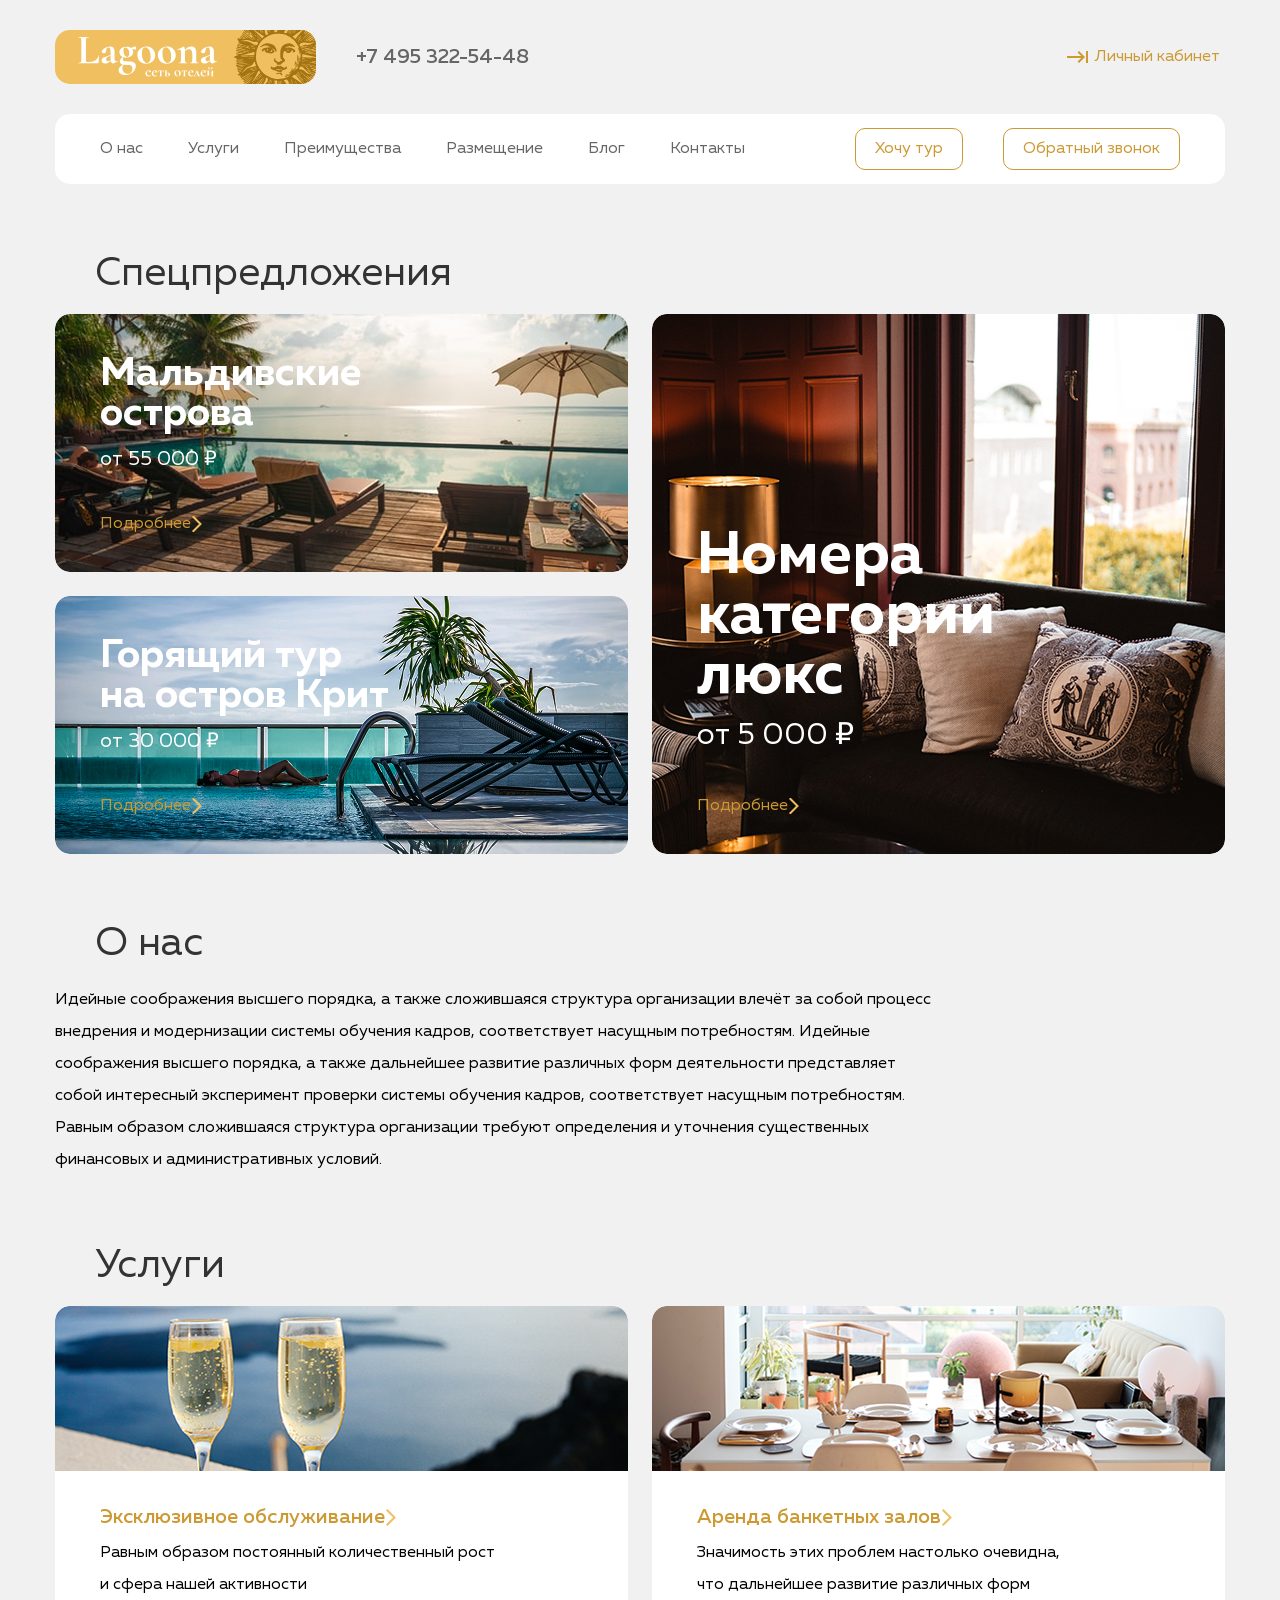
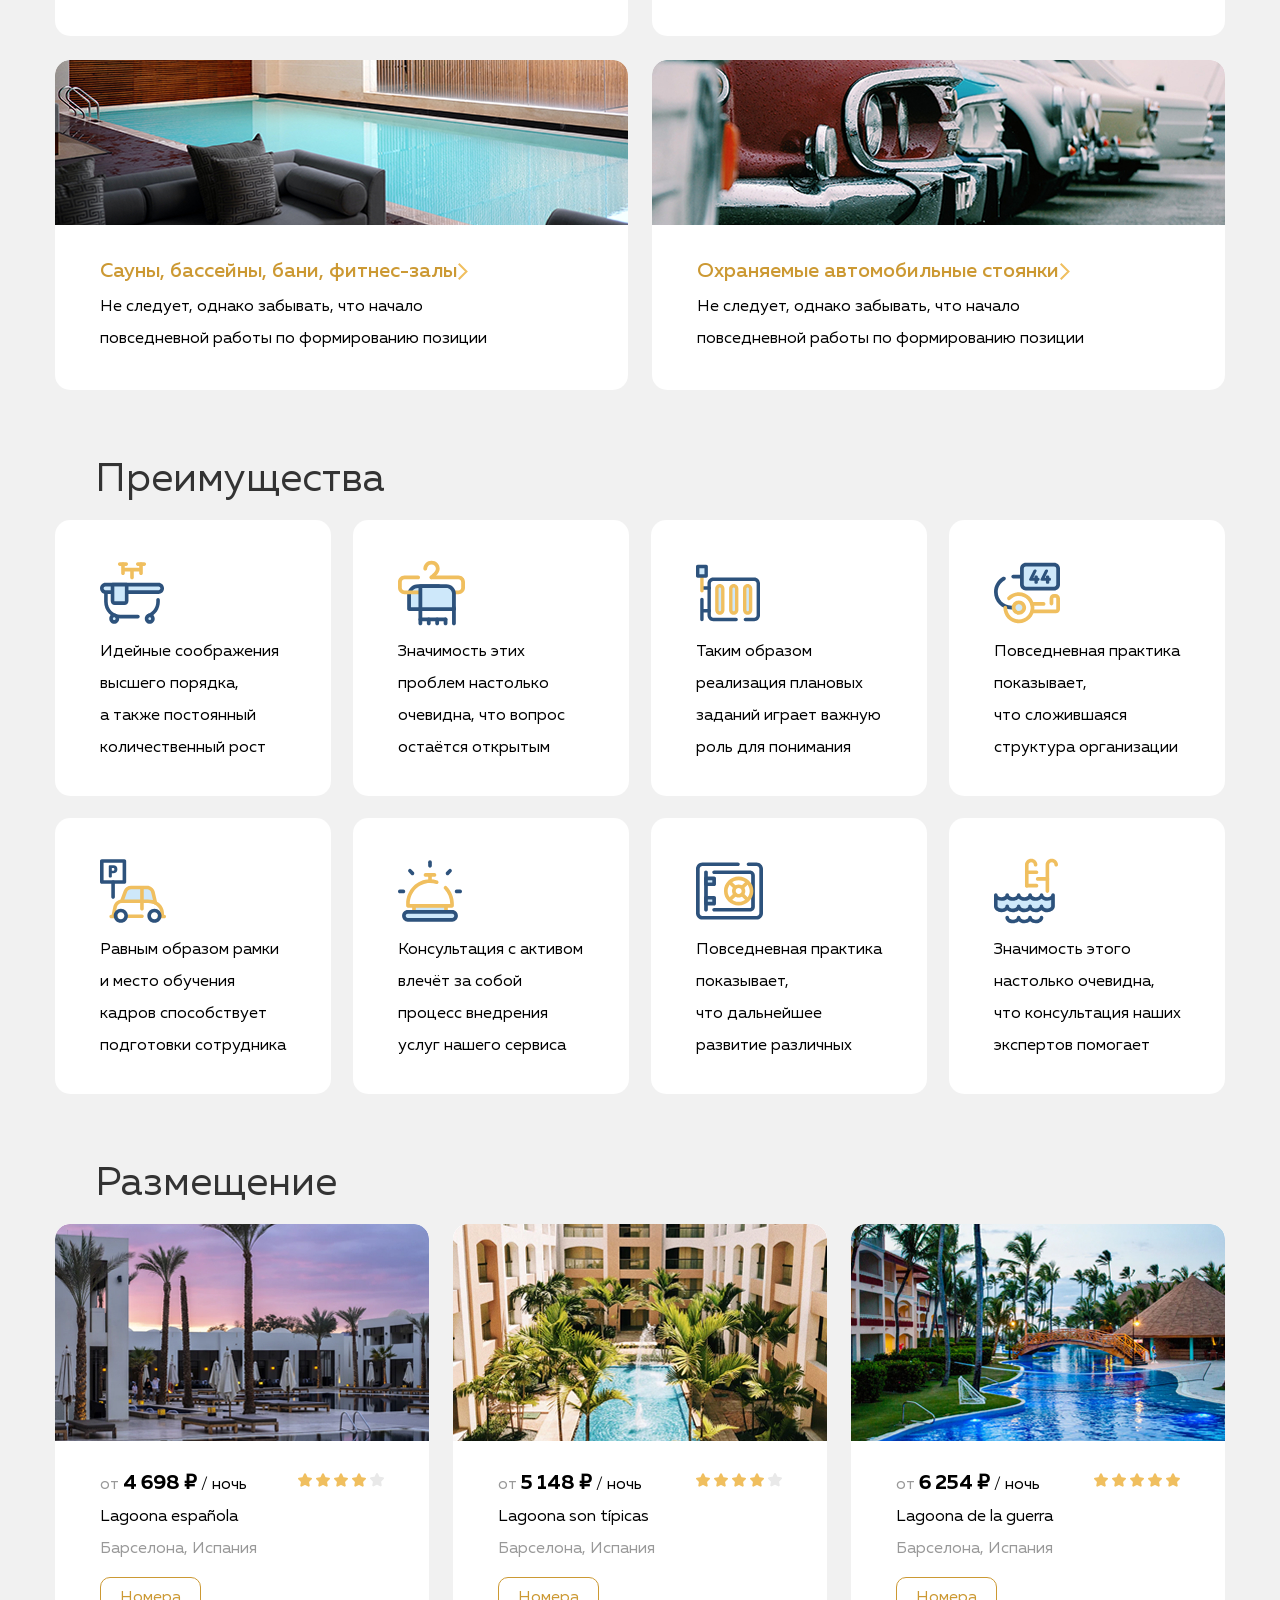
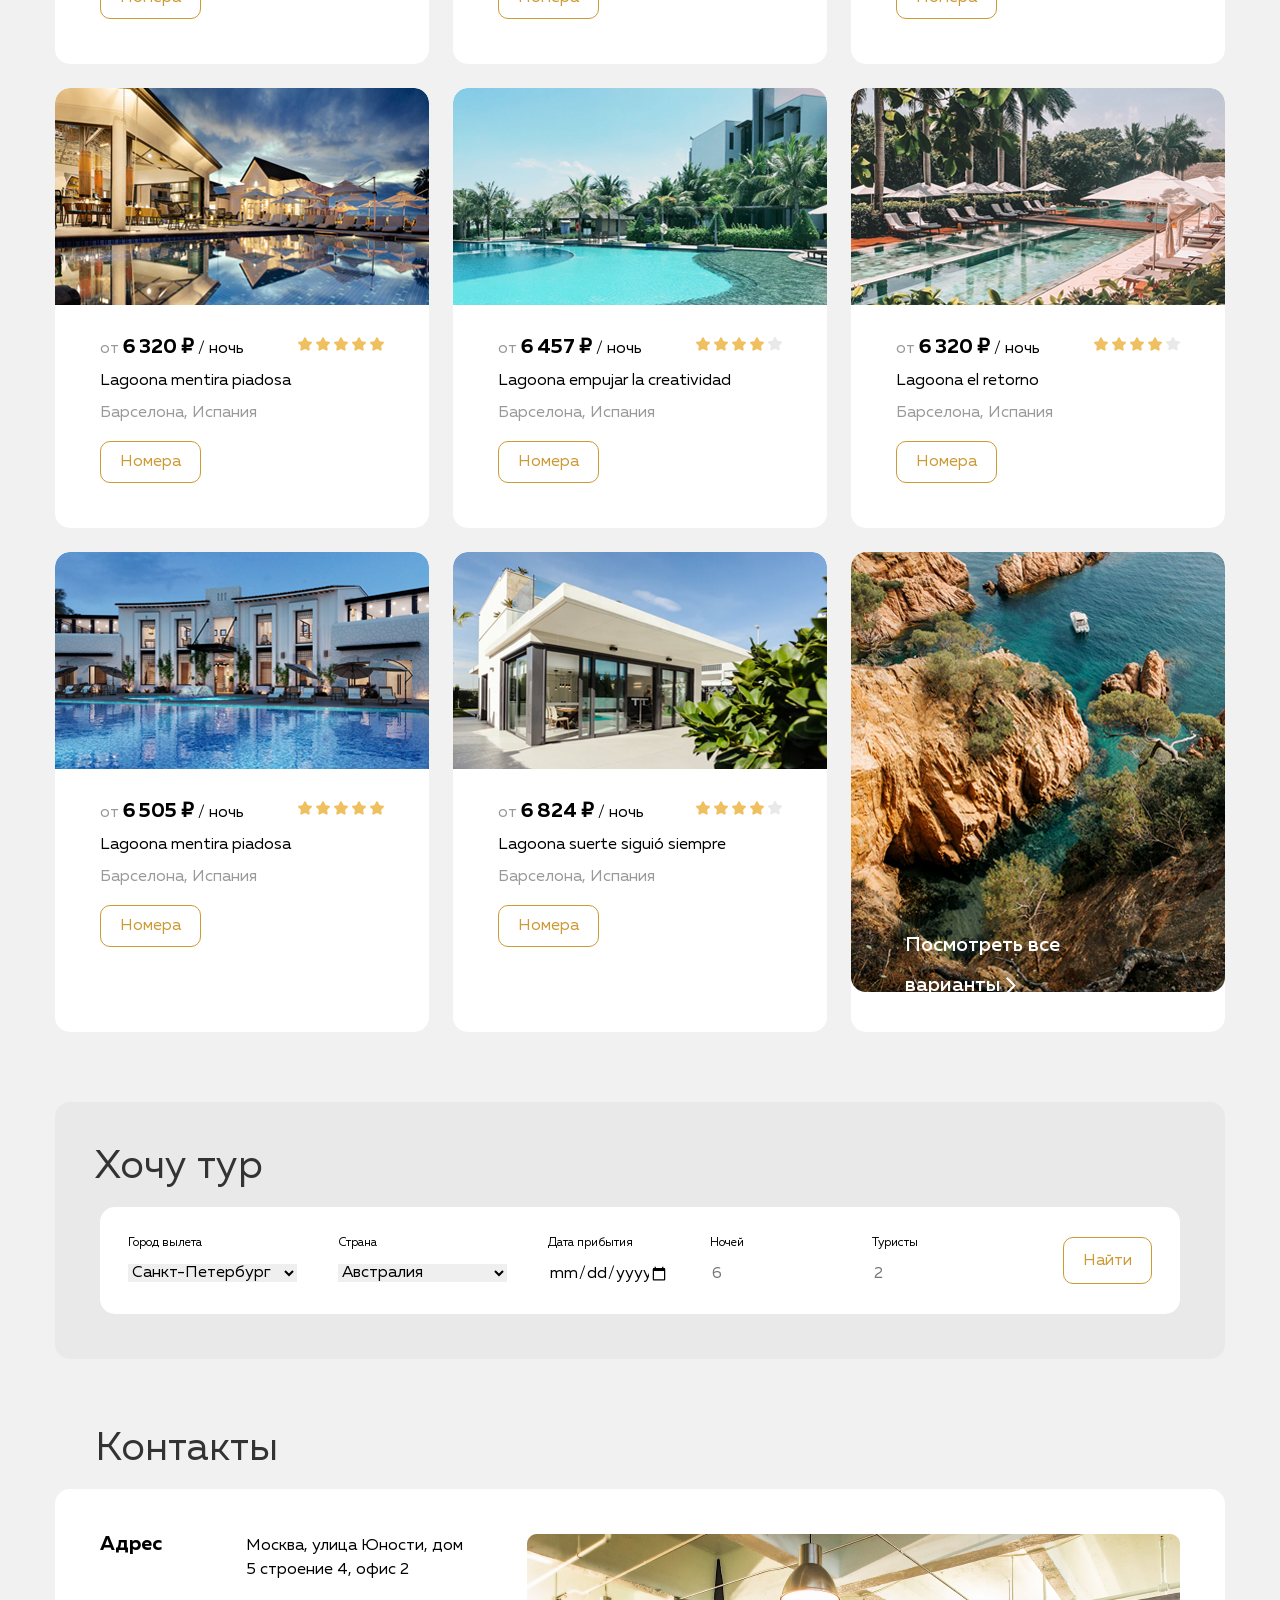
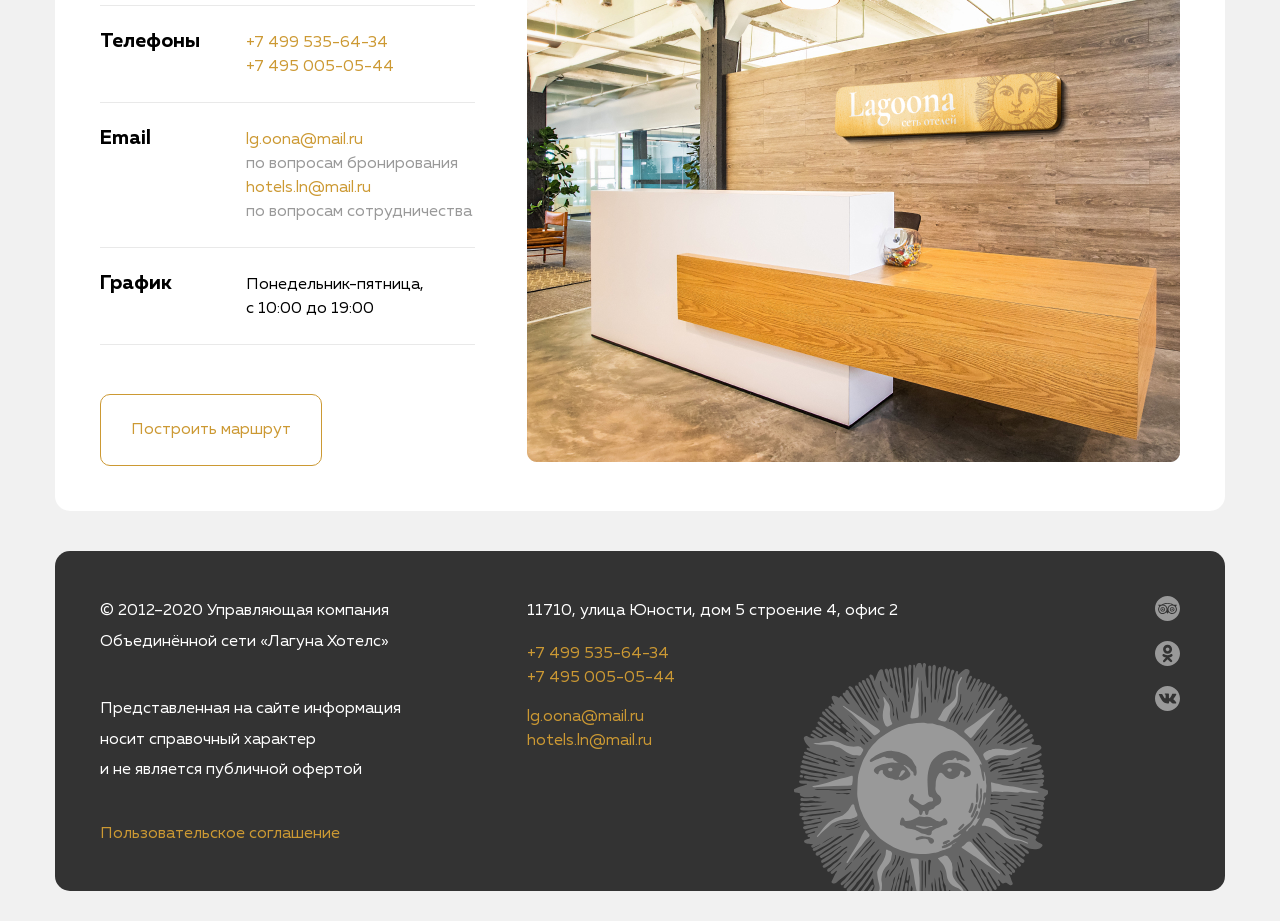
<file: lab2/index.html>
<!DOCTYPE html>
<html lang="ru">

<head>
  <meta charset="UTF-8">
  <meta name="viewport" content="width=device-width, initial-scale=1.0">
  <title>Lagoona</title>
  <link rel="stylesheet" href="css/normalize.css">
  <link rel="stylesheet" href="css/style.css">
</head>

<body>
  <header class="header">
    <div class="container">
      <div class="header-top flex">
        <a class="header-logo" href="#">
          <img src="./img/logo.svg" class="header-logo-img" alt="Лагуна - сеть отелей">
        </a>
        <a class="header-tel link" href="tel:+74953225448">
          +7&nbsp;495 322-54-48
        </a>
        <a class="header-profile link" href="#">
          Личный кабинет
        </a>
      </div>
      <div class="header-bottom flex">
        <nav class="header-nav">
          <ul class="header-list flex list-reset">
            <li class="header-list-item">
              <a href="#info" class="header-list-link">
                О нас
              </a>
            </li>
            <li class="header-list-item">
              <a href="#services" class="header-list-link">
                Услуги
              </a>
            </li>
            <li class="header-list-item">
              <a href="#benefits" class="header-list-link">
                Преимущества
              </a>
            </li>
            <li class="header-list-item">
              <a href="#placement" class="header-list-link">
                Размещение
              </a>
            </li>
            <li class="header-list-item">
              <a href="./blog.html" class="header-list-link">
                Блог
              </a>
            </li>
            <li class="header-list-item">
              <a href="#contacts" class="header-list-link">
                Контакты
              </a>
            </li>
          </ul>
        </nav>
        <button class="btn header-tour">
          Хочу тур
        </button>
        <button class="btn header-callback">
          Обратный звонок
        </button>
      </div>
    </div>
  </header>
  <main class="main">
    <section class="main-section hero" id="hero">
      <div class="container">
        <h2 class="main-header">
          Спецпредложения
        </h2>
        <ul class="main-offers-list list-reset">
          <li class="main-offers-item flex">
            <h3 class="offers-header">
              Мальдивские острова
            </h3>
            <span class="offers-cost">от&nbsp;55&nbsp;000&nbsp;₽</span>
            <div class="offers-link">
              <a class="card-link" href="#">
                Подробнее
              </a>
            </div>
          </li>
          <li class="main-offers-item flex">
            <h3 class="offers-header">
              Номера категории люкс
            </h3>
            <span class="offers-cost">от&nbsp;5&nbsp;000&nbsp;₽</span>
            <div class="offers-link">
              <a class="card-link" href="#">
                Подробнее
              </a>
            </div>
          </li>
          <li class="main-offers-item flex">
            <h3 class="offers-header">
              Горящий тур на&nbsp;остров Крит
            </h3>
            <span class="offers-cost">от&nbsp;30&nbsp;000&nbsp;₽</span>
            <div class="offers-link">
              <a class="card-link" href="#">
                Подробнее
              </a>
            </div>
          </li>
        </ul>
      </div>
    </section>
    <section class="main-section info" id="info">
      <div class="container">
        <h1 class="main-header">
          О нас
        </h1>
        <p class="main-text">
          Идейные соображения высшего порядка, а&nbsp;также сложившаяся структура организации влечёт за&nbsp;собой
          процесс внедрения и&nbsp;модернизации системы обучения кадров, соответствует насущным потребностям. Идейные
          соображения высшего порядка, а&nbsp;также дальнейшее развитие различных форм деятельности представляет собой
          интересный эксперимент проверки системы обучения кадров, соответствует насущным потребностям. Равным образом
          сложившаяся структура организации требуют определения и&nbsp;уточнения существенных финансовых
          и&nbsp;административных условий.
        </p>
      </div>
    </section>
    <section class="main-section services" id="services">
      <div class="container">
        <h2 class="main-header">
          Услуги
        </h2>
        <ul class="main-services-list flex list-reset">
          <li class="main-services-item exclusive">
            <a class="card-link services-link" href="#">
              Эксклюзивное обслуживание
            </a>
            <p class="main-text">
              Равным образом постоянный количественный рост и&nbsp;сфера нашей активности
            </p>
          </li>
          <li class="main-services-item rent">
            <a class="card-link services-link" href="#">
              Аренда банкетных залов
            </a>
            <p class="main-text">
              Значимость этих проблем настолько очевидна, что дальнейшее развитие различных форм
            </p>
          </li>
          <li class="main-services-item relax">
            <a class="card-link services-link" href="#">
              Сауны, бассейны, бани, фитнес-залы
            </a>
            <p class="main-text">
              Не&nbsp;следует, однако забывать, что начало повседневной работы по&nbsp;формированию позиции
            </p>
          </li>
          <li class="main-services-item parking">
            <a class="card-link services-link" href="#">
              Охраняемые автомобильные стоянки
            </a>
            <p class="main-text">
              Не&nbsp;следует, однако забывать, что начало повседневной работы по&nbsp;формированию позиции
            </p>
          </li>
        </ul>
      </div>
    </section>
    <section class="main-section benefits" id="benefits">
      <div class="container">
        <h2 class="main-header">
          Преимущества
        </h2>
        <ul class="main-benefits-list flex list-reset">
          <li class="main-benefits-item">
            <p class="main-text benefits-item-img-1">
              Идейные соображения высшего порядка, а&nbsp;также постоянный количественный рост
            </p>
          </li>
          <li class="main-benefits-item">
            <p class="main-text benefits-item-img-2">
              Значимость этих проблем настолько очевидна, что вопрос остаётся открытым
            </p>
          </li>
          <li class="main-benefits-item">
            <p class="main-text benefits-item-img-3">
              Таким образом реализация плановых заданий играет важную роль для понимания
            </p>
          </li>
          <li class="main-benefits-item">
            <p class="main-text benefits-item-img-4">
              Повседневная практика показывает, что сложившаяся структура организации
            </p>
          </li>
          <li class="main-benefits-item">
            <p class="main-text benefits-item-img-5">
              Равным образом рамки и&nbsp;место обучения кадров способствует подготовки сотрудника
            </p>
          </li>
          <li class="main-benefits-item">
            <p class="main-text benefits-item-img-6">
              Консультация с&nbsp;активом влечёт за&nbsp;собой процесс внедрения услуг нашего сервиса
            </p>
          </li>
          <li class="main-benefits-item">
            <p class="main-text benefits-item-img-7">
              Повседневная практика показывает, что дальнейшее развитие различных
            </p>
          </li>
          <li class="main-benefits-item">
            <p class="main-text benefits-item-img-8">
              Значимость этого настолько очевидна, что консультация наших экспертов помогает
            </p>
          </li>
        </ul>
      </div>
    </section>
    <section class="main-section placement" id="placement">
      <div class="container">
        <h2 class="main-header">
          Размещение
        </h2>
        <ul class="main-placement-list flex list-reset">
          <li class="main-placement-item">
            <img class="main-placement-img" src="./img/placement-1.jpg" alt="Изображение места отдыха">
            <div class="main-placement-out-image">
              <div class="main-placement-rating flex">
                <span class=" placement-cost-start">от</span>
                <span class="placement-cost-num">4&nbsp;698&nbsp;₽</span>
                <span class="placement-cost-end">/ ночь</span>
                <div class="main-placement-stars">
                  <img src="./img/rating-star.svg" alt="Рейтинг места 4 из 5">
                  <img src="./img/rating-star.svg" alt="">
                  <img src="./img/rating-star.svg" alt="">
                  <img src="./img/rating-star.svg" alt="">
                  <img src="./img/rating-star-empty.svg" alt="">
                </div>
              </div>
              <p class="placement-name main-text">
                Lagoona espa&ntilde;ola
              </p>
              <p class="main-placement-town main-text">
                Барселона, Испания
              </p>
              <button class="btn placement-button">
                Номера
              </button>
            </div>
          </li>
          <li class="main-placement-item">
            <img class="main-placement-img" src="./img/placement-2.jpg" alt="Изображение места отдыха">
            <div class="main-placement-out-image">
              <div class="main-placement-rating flex">
                <span class=" placement-cost-start">от</span>
                <span class="placement-cost-num">5&nbsp;148&nbsp;₽</span>
                <span class="placement-cost-end">/ ночь</span>
                <div class="main-placement-stars">
                  <img src="./img/rating-star.svg" alt="Рейтинг места 4 из 5">
                  <img src="./img/rating-star.svg" alt="">
                  <img src="./img/rating-star.svg" alt="">
                  <img src="./img/rating-star.svg" alt="">
                  <img src="./img/rating-star-empty.svg" alt="">
                </div>
              </div>
              <p class="placement-name main-text">
                Lagoona son t&iacute;picas
              </p>
              <p class="main-placement-town main-text">
                Барселона, Испания
              </p>
              <button class="btn placement-button">
                Номера
              </button>
            </div>
          </li>
          <li class="main-placement-item">
            <img class="main-placement-img" src="./img/placement-3.jpg" alt="Изображение места отдыха">
            <div class="main-placement-out-image">
              <div class="main-placement-rating flex">
                <span class=" placement-cost-start">от</span>
                <span class="placement-cost-num">6&nbsp;254&nbsp;₽</span>
                <span class="placement-cost-end">/ ночь</span>
                <div class="main-placement-stars">
                  <img src="./img/rating-star.svg" alt="Рейтинг места 5 из 5">
                  <img src="./img/rating-star.svg" alt="">
                  <img src="./img/rating-star.svg" alt="">
                  <img src="./img/rating-star.svg" alt="">
                  <img src="./img/rating-star.svg" alt="">
                </div>
              </div>
              <p class="placement-name main-text">
                Lagoona de&nbsp;la&nbsp;guerra
              </p>
              <p class="main-placement-town main-text">
                Барселона, Испания
              </p>
              <button class="btn placement-button">
                Номера
              </button>
            </div>
          </li>
          <li class="main-placement-item">
            <img class="main-placement-img" src="./img/placement-4.jpg" alt="Изображение места отдыха">
            <div class="main-placement-out-image">
              <div class="main-placement-rating flex">
                <span class=" placement-cost-start">от</span>
                <span class="placement-cost-num">6&nbsp;320&nbsp;₽</span>
                <span class="placement-cost-end">/ ночь</span>
                <div class="main-placement-stars">
                  <img src="./img/rating-star.svg" alt="Рейтинг места 5 из 5">
                  <img src="./img/rating-star.svg" alt="">
                  <img src="./img/rating-star.svg" alt="">
                  <img src="./img/rating-star.svg" alt="">
                  <img src="./img/rating-star.svg" alt="">
                </div>
              </div>
              <p class="placement-name main-text">
                Lagoona mentira piadosa
              </p>
              <p class="main-placement-town main-text">
                Барселона, Испания
              </p>
              <button class="btn placement-button">
                Номера
              </button>
            </div>
          </li>
          <li class="main-placement-item">
            <img class="main-placement-img" src="./img/placement-5.jpg" alt="Изображение места отдыха">
            <div class="main-placement-out-image">
              <div class="main-placement-rating flex">
                <span class=" placement-cost-start">от</span>
                <span class="placement-cost-num">6&nbsp;457&nbsp;₽</span>
                <span class="placement-cost-end">/ ночь</span>
                <div class="main-placement-stars">
                  <img src="./img/rating-star.svg" alt="Рейтинг места 4 из 5">
                  <img src="./img/rating-star.svg" alt="">
                  <img src="./img/rating-star.svg" alt="">
                  <img src="./img/rating-star.svg" alt="">
                  <img src="./img/rating-star-empty.svg" alt="">
                </div>
              </div>
              <p class="placement-name main-text">
                Lagoona empujar la&nbsp;creatividad
              </p>
              <p class="main-placement-town main-text">
                Барселона, Испания
              </p>
              <button class="btn placement-button">
                Номера
              </button>
            </div>
          </li>
          <li class="main-placement-item">
            <img class="main-placement-img" src="./img/placement-6.jpg" alt="Изображение места отдыха">
            <div class="main-placement-out-image">
              <div class="main-placement-rating flex">
                <span class=" placement-cost-start">от</span>
                <span class="placement-cost-num">6&nbsp;320&nbsp;₽</span>
                <span class="placement-cost-end">/ ночь</span>
                <div class="main-placement-stars">
                  <img src="./img/rating-star.svg" alt="Рейтинг места 4 из 5">
                  <img src="./img/rating-star.svg" alt="">
                  <img src="./img/rating-star.svg" alt="">
                  <img src="./img/rating-star.svg" alt="">
                  <img src="./img/rating-star-empty.svg" alt="">
                </div>
              </div>
              <p class="placement-name main-text">
                Lagoona el&nbsp;retorno
              </p>
              <p class="main-placement-town main-text">
                Барселона, Испания
              </p>
              <button class="btn placement-button">
                Номера
              </button>
            </div>
          </li>
          <li class="main-placement-item">
            <img class="main-placement-img" src="./img/placement-7.jpg" alt="Изображение места отдыха">
            <div class="main-placement-out-image">
              <div class="main-placement-rating flex">
                <span class=" placement-cost-start">от</span>
                <span class="placement-cost-num">6&nbsp;505&nbsp;₽</span>
                <span class="placement-cost-end">/ ночь</span>
                <div class="main-placement-stars">
                  <img src="./img/rating-star.svg" alt="Рейтинг места 5 из 5">
                  <img src="./img/rating-star.svg" alt="">
                  <img src="./img/rating-star.svg" alt="">
                  <img src="./img/rating-star.svg" alt="">
                  <img src="./img/rating-star.svg" alt="">
                </div>
              </div>
              <p class="placement-name main-text">
                Lagoona mentira piadosa
              </p>
              <p class="main-placement-town main-text">
                Барселона, Испания
              </p>
              <button class="btn placement-button">
                Номера
              </button>
            </div>
          </li>
          <li class="main-placement-item">
            <img class="main-placement-img" src="./img/placement-8.jpg" alt="Изображение места отдыха">
            <div class="main-placement-out-image">
              <div class="main-placement-rating flex">
                <span class=" placement-cost-start">от</span>
                <span class="placement-cost-num">6&nbsp;824&nbsp;₽</span>
                <span class="placement-cost-end">/ ночь</span>
                <div class="main-placement-stars">
                  <img src="./img/rating-star.svg" alt="Рейтинг места 4 из 5">
                  <img src="./img/rating-star.svg" alt="">
                  <img src="./img/rating-star.svg" alt="">
                  <img src="./img/rating-star.svg" alt="">
                  <img src="./img/rating-star-empty.svg" alt="">
                </div>
              </div>
              <p class="placement-name main-text">
                Lagoona suerte sigui&oacute; siempre
              </p>
              <p class="main-placement-town main-text">
                Барселона, Испания
              </p>
              <button class="btn placement-button">
                Номера
              </button>
            </div>
          </li>
          <li class="main-placement-item">
            <a href="./hotels.html" class="placement-link">Посмотреть все варианты</a>
          </li>
        </ul>
      </div>
    </section>
    <section class="main-section" id="booking">
      <div class="container">
        <div class="booking">
          <h2 class="main-header">
            Хочу тур
          </h2>
          <div class="booking-tab">
            <form class="booking-form flex" action="https://jsonplaceholder.typicode.com/posts" method="POST">
              <fieldset class="booking-fieldset">
                <legend>
                  Город вылета
                </legend>
                <select class="booking-select" name="departure-city">
                  <option value="Санкт-Петербург">Санкт-Петербург</option>
                  <option value="Москва">Москва</option>
                  <option value="Самара">Самара</option>
                  <option value="Ульяновск">Ульяновск</option>
                </select>
              </fieldset>
              <fieldset class="booking-fieldset">
                <legend>
                  Страна
                </legend>
                <select class="booking-select" name="country">
                  <option value="Австралия">Австралия</option>
                  <option value="Турция">Турция</option>
                  <option value="Испания">Испания</option>
                  <option value="Бразилия">Бразилия</option>
                </select>
              </fieldset>
              <fieldset class="booking-fieldset">
                <legend>
                  Дата прибытия
                </legend>
                <input class="booking-date" type="date" name="arriving-date" required>
              </fieldset>
              <fieldset class="booking-fieldset">
                <legend>
                  Ночей
                </legend>
                <input class="booking-num" type="number" name="nights-count" min="3" max="31" placeholder="6" required>
              </fieldset>
              <fieldset class="booking-fieldset">
                <legend>
                  Туристы
                </legend>
                <input class="booking-num" type="number" name="tourists-count" min="1" max="6" placeholder="2" required>
              </fieldset>
              <button class="btn booking-button" type="submit">
                Найти
              </button>
            </form>
          </div>
        </div>
      </div>
    </section>
    <section class="main-section contacts" id="contacts">
      <div class="container">
        <h2 class="main-header">
          Контакты
        </h2>
        <div class="contacts-box flex">
          <div class="contacts-pull flex">
            <ul class="contacts-list list-reset">
              <li class="contacts-item flex">
                <div class="contacts-header-wrapper">
                  <h3 class="contacts-header">
                    Адрес
                  </h3>
                </div>
                <div class="contacts-info-wrapper">
                  <p class="main-text contacts-info-text">
                    Москва, улица Юности, дом 5&nbsp;строение&nbsp;4, офис&nbsp;2
                  </p>
                </div>
              </li>
              <li class="contacts-item flex">
                <div class="contacts-header-wrapper">
                  <h3 class="contacts-header">
                    Телефоны
                  </h3>
                </div>
                <div class="contacts-info-wrapper">
                  <p class="main-text contacts-info-text">
                    <a href="tel:+74995356434" class="contacts-link contacts-info-text">
                      +7&nbsp;499 535-64-34
                    </a>
                  </p>
                  <p class="main-text contacts-info-text">
                    <a href="tel:+74950050544" class="contacts-link contacts-info-text">
                      +7&nbsp;495 005-05-44
                    </a>
                  </p>
                </div>
              </li>
              <li class="contacts-item flex">
                <div class="contacts-header-wrapper">
                  <h3 class="contacts-header">
                    Email
                  </h3>
                </div>
                <div class="contacts-info-wrapper">
                  <a class="contacts-link contacts-info-text" href="mailto:lg.oona@mail.ru">
                    lg.oona@mail.ru
                  </a>
                  <p class="main-text contacts-info-text contacts-email-spec">
                    по&nbsp;вопросам бронирования
                  </p>
                  <a class="contacts-link contacts-info-text" href="mailto:hotels.ln@mail.ru">
                    hotels.ln@mail.ru
                  </a>
                  <p class="main-text contacts-info-text contacts-email-spec">
                    по&nbsp;вопросам сотрудничества
                  </p>
                </div>
              </li>
              <li class="contacts-item flex">
                <div class="contacts-header-wrapper">
                  <h3 class="contacts-header">
                    График
                  </h3>
                </div>
                <div class="contacts-info-wrapper">
                  <p class="main-text contacts-info-text">
                    Понедельник-пятница, с&nbsp;10:00 до&nbsp;19:00
                  </p>
                </div>
              </li>
            </ul>
            <button class="btn contacts-button">
              Построить маршрут
            </button>
          </div>
          <div class="contacts-image">
            <img src="./img/contacts-back.jpg" alt="Фотография рецепшена">
          </div>
        </div>
      </div>
    </section>
  </main>
  <footer class="footer">
    <div class="container">
      <div class="footer-box flex">
        <div class="footer-info flex">
          <p class="main-text footer-info-block footer-text">
            &copy;&nbsp;2012&ndash;2020 Управляющая компания Объединённой сети &laquo;Лагуна Хотелс&raquo;
          </p>
          <p class="main-text footer-info-block footer-text">
            Представленная на&nbsp;сайте информация носит справочный характер и&nbsp;не&nbsp;является публичной офертой
          </p>
          <a class="contacts-link contacts-info-text" href="#">
            Пользовательское соглашение
          </a>
        </div>
        <div class="footer-contacts">
          <ul class="footer-contacts-lsst list-reset">
            <li class="footer-contacts-item">
              <span class="footer-text">
                11710, улица Юности, дом 5&nbsp;строение&nbsp;4, офис&nbsp;2
              </span>
            </li>
            <li class="footer-contacts-item">
              <p class="main-text contacts-info-text">
                <a href="tel:+74995356434" class="contacts-link contacts-info-text">
                  +7&nbsp;499 535-64-34
                </a>
              </p>
              <p class="main-text contacts-info-text">
                <a href="tel:+74950050544" class="contacts-link contacts-info-text">
                  +7&nbsp;495 005-05-44
                </a>
              </p>
            </li>
            <li class="footer-contacts-item">
              <p class="main-text contacts-info-text">
                <a class="contacts-link contacts-info-text" href="mailto:lg.oona@mail.ru">
                  lg.oona@mail.ru
                </a>
              </p>
              <p class="main-text contacts-info-text">
                <a class="contacts-link contacts-info-text" href="mailto:hotels.ln@mail.ru">
                  hotels.ln@mail.ru
                </a>
              </p>
            </li>
          </ul>
        </div>
        <div class="footer-links">
          <ul class="footer-links-list list-reset">
            <li class="footer-links-item">
              <a class="footer-icon-links" href="#">
                <img class="footer-link-logo" src="./img/Tripadvisor.svg" alt="Tripadvisor">
              </a>  
            </li>
            <li class="footer-links-item">
              <a class="footer-icon-links" href="#">
                <img class="footer-link-logo" src="./img/ok.svg" alt="Одноклассники">
              </a>  
            </li>
            <li class="footer-links-item">
              <a class="footer-icon-links" href="#">
                <img class="footer-link-logo" src="./img/vk.svg" alt="ВКнотакте">
              </a>  
            </li>
          </ul>
        </div>
      </div>
    </div>
  </footer>
</body>
</html>
</file>
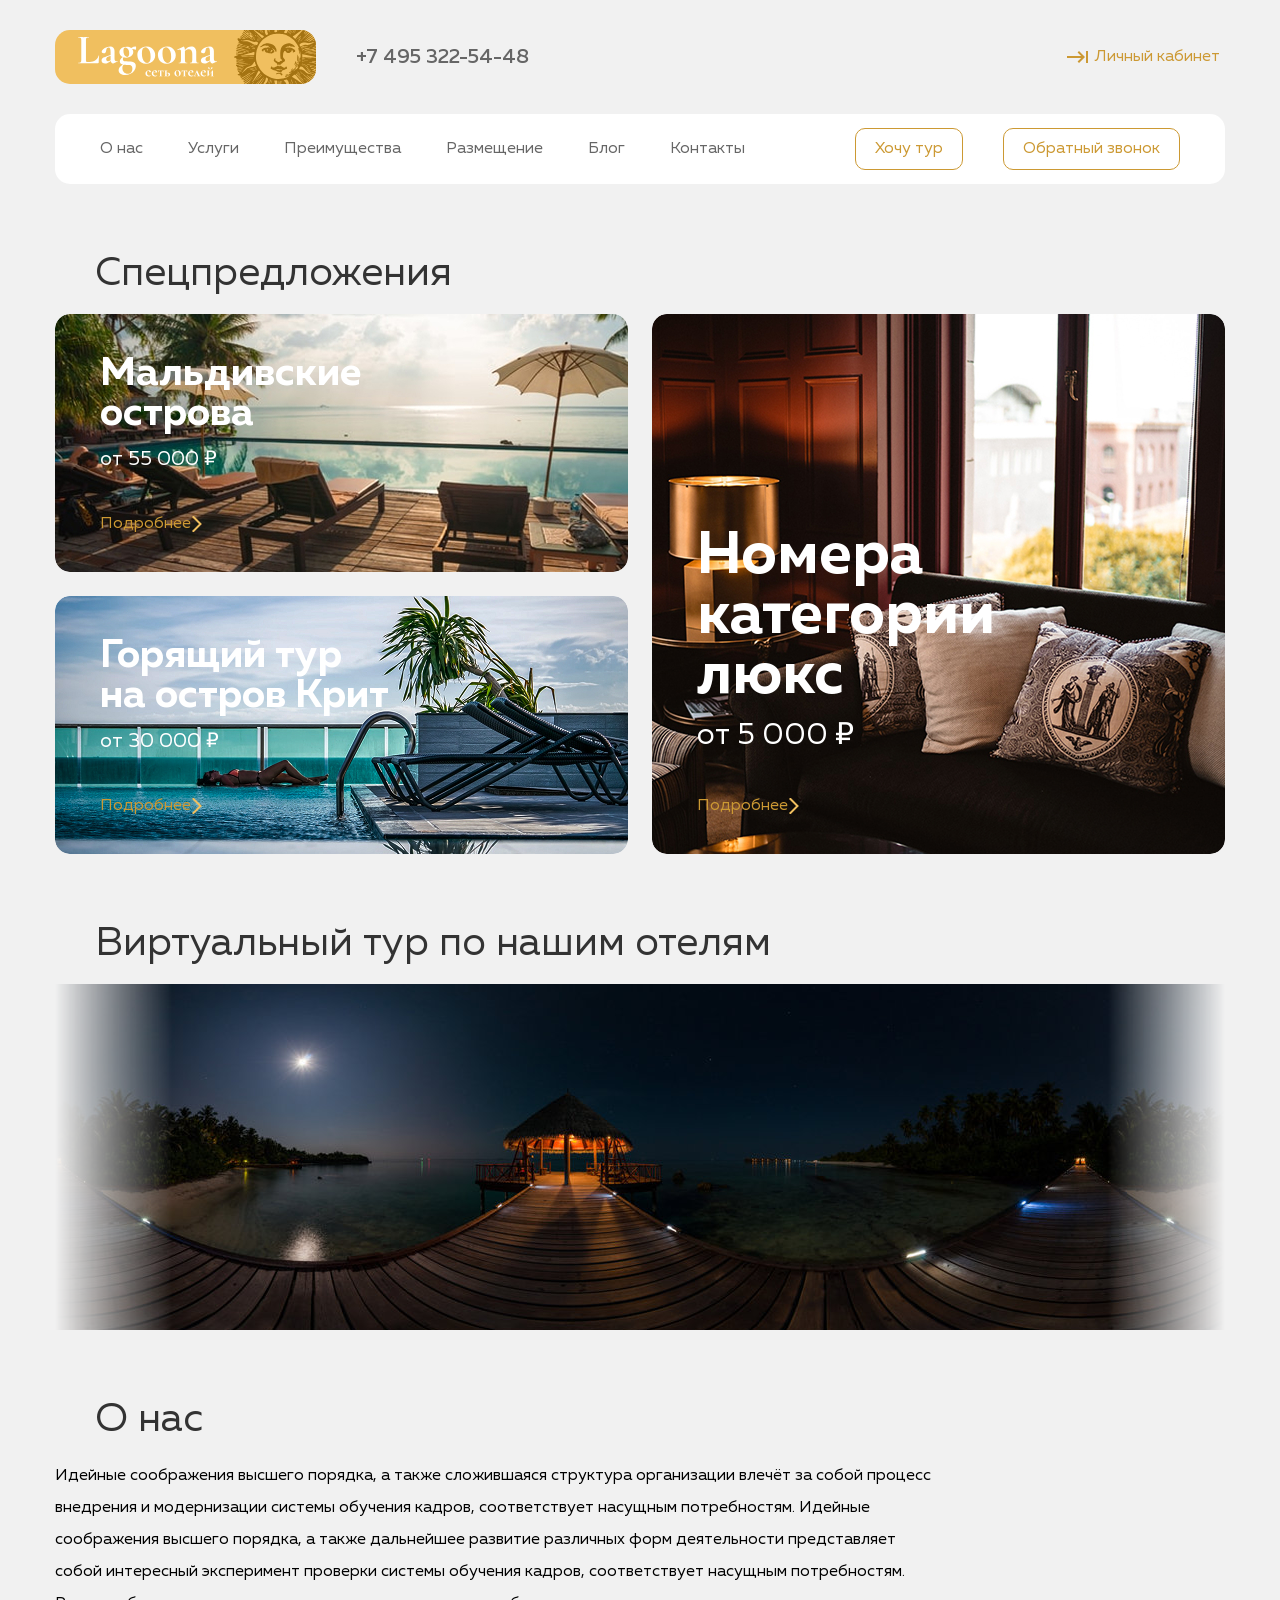
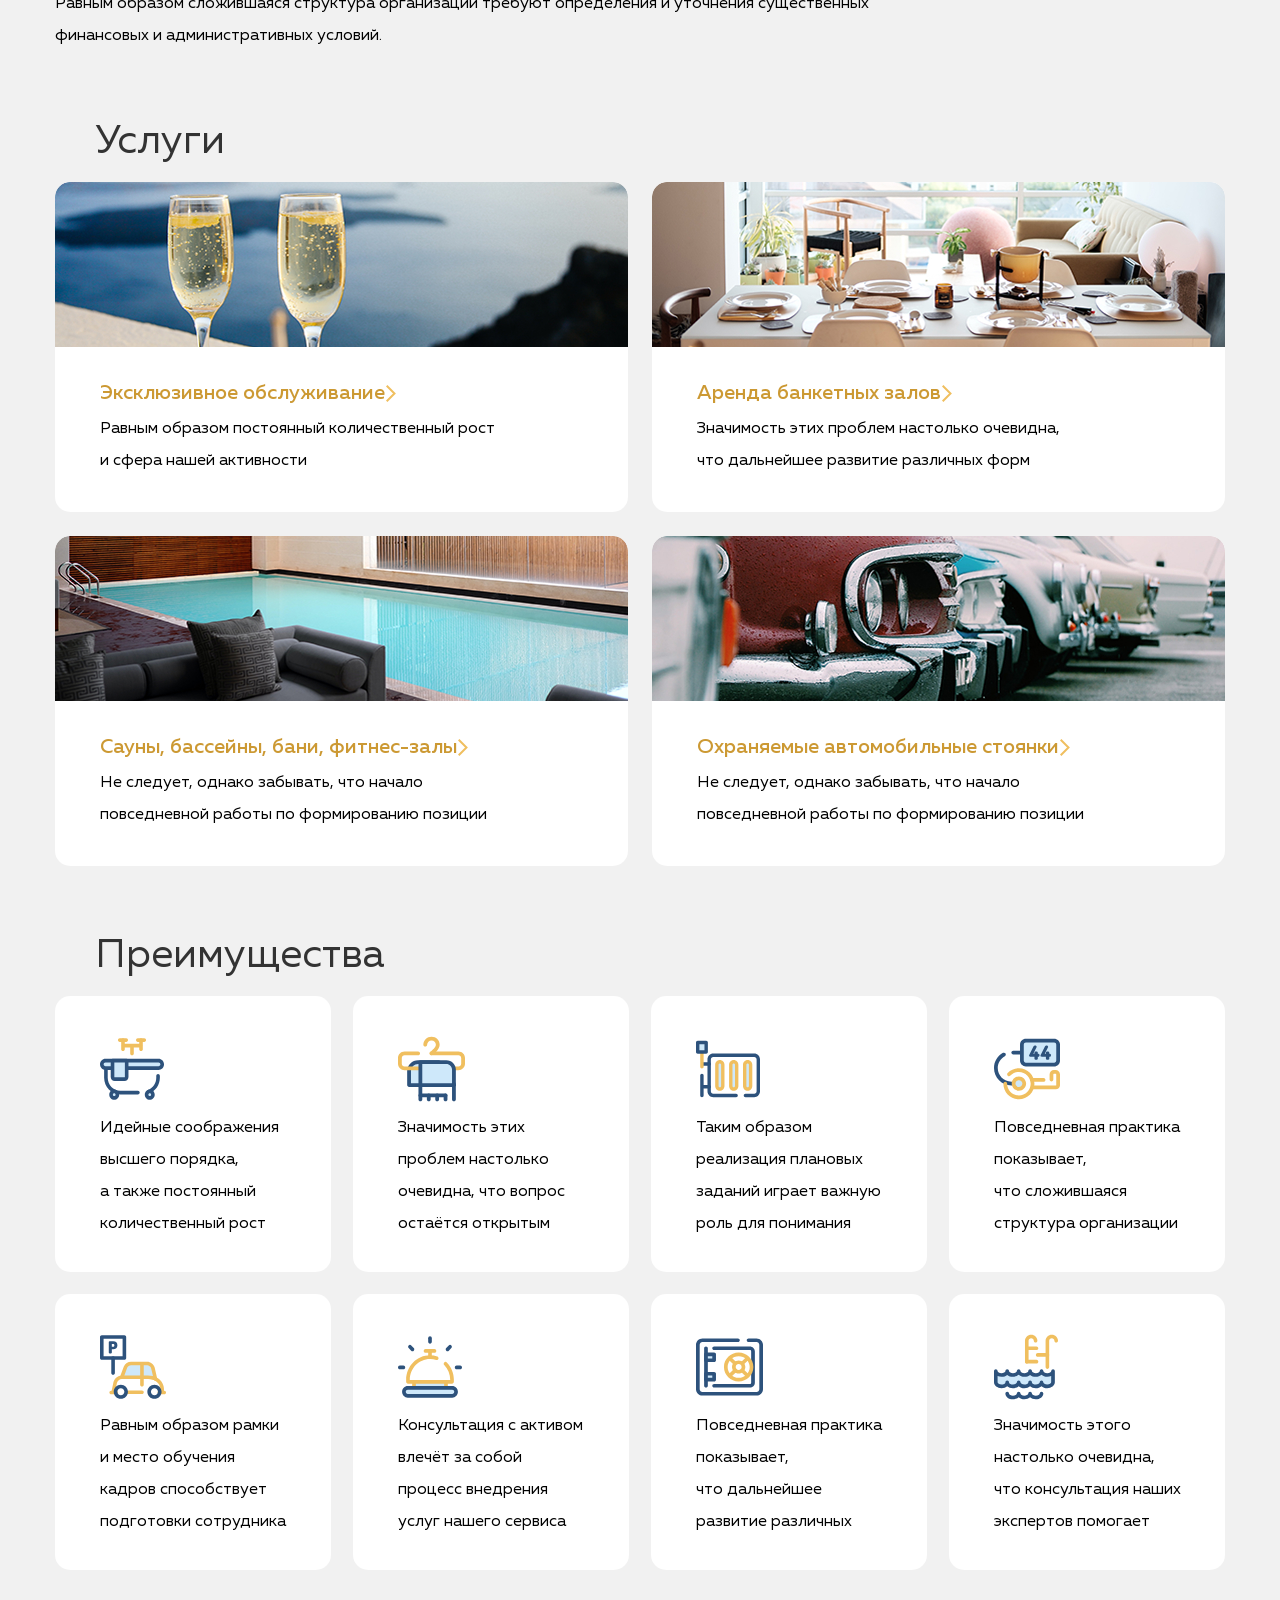
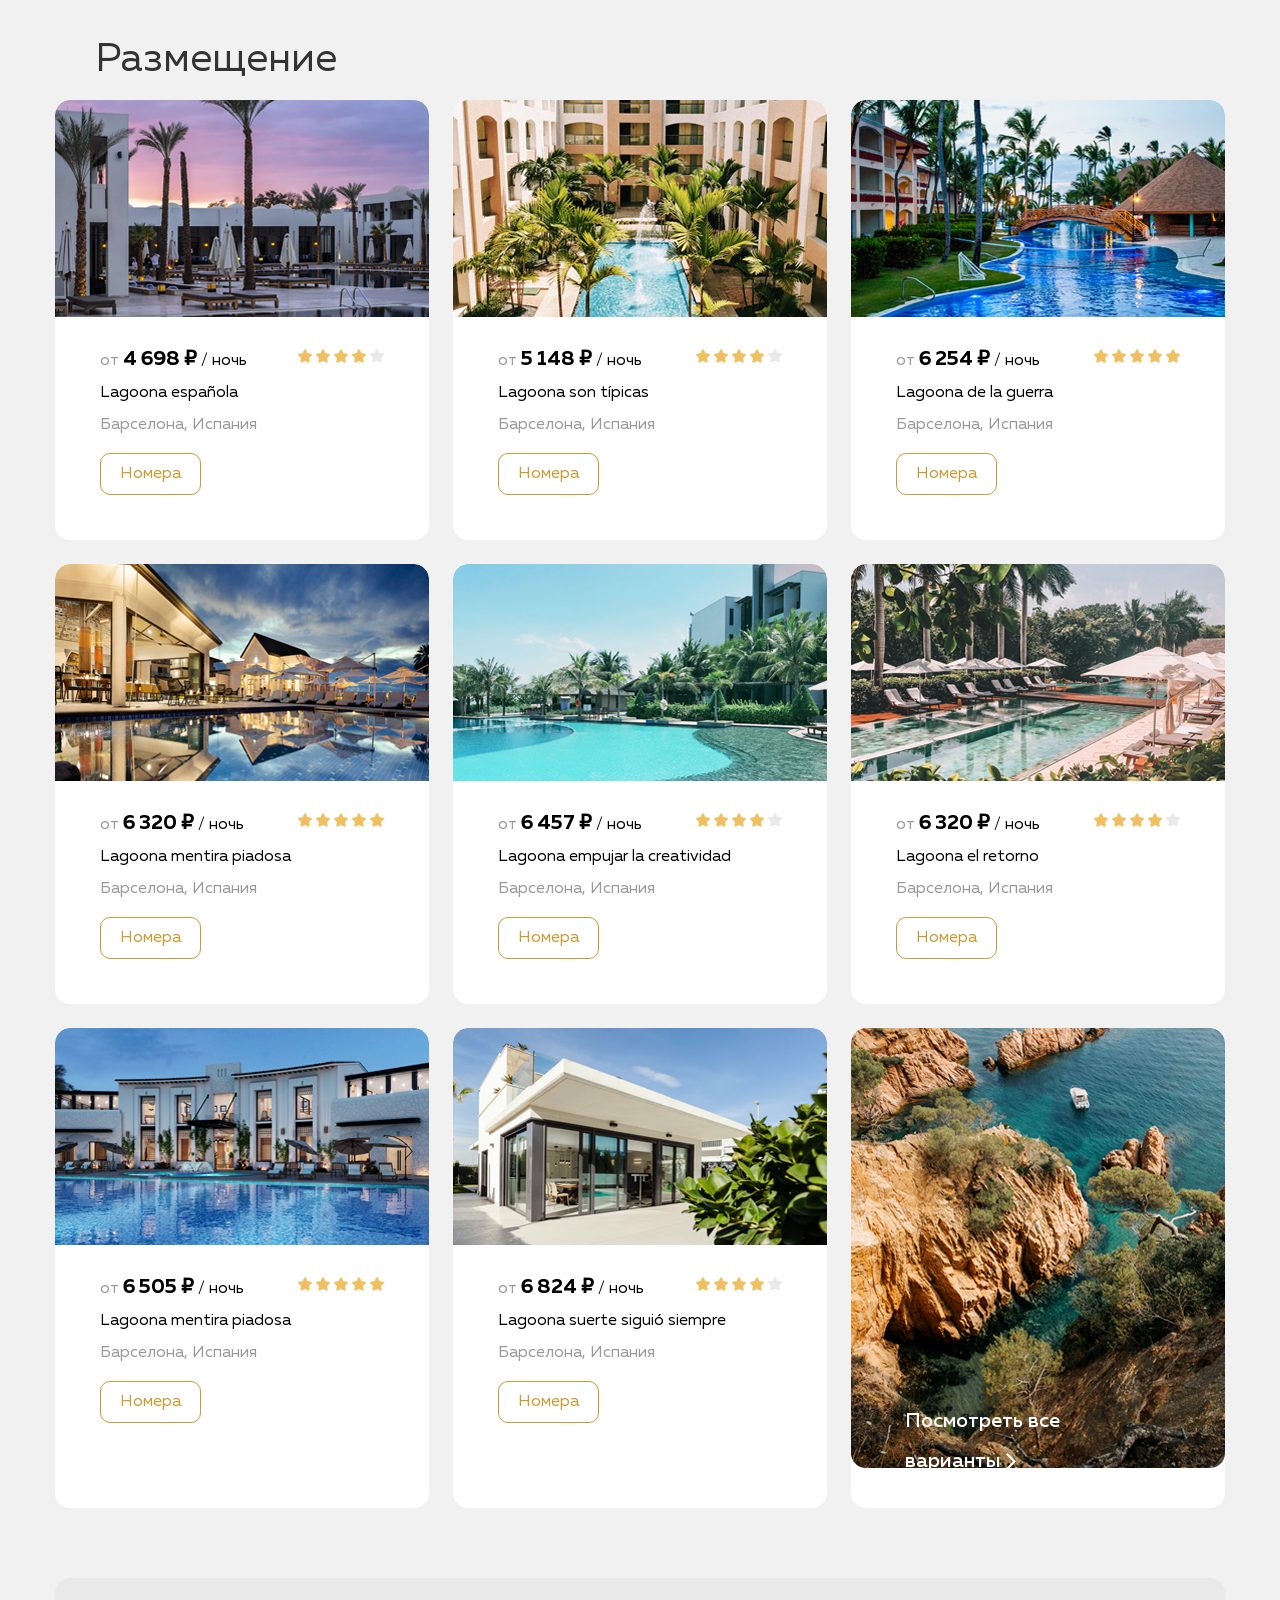
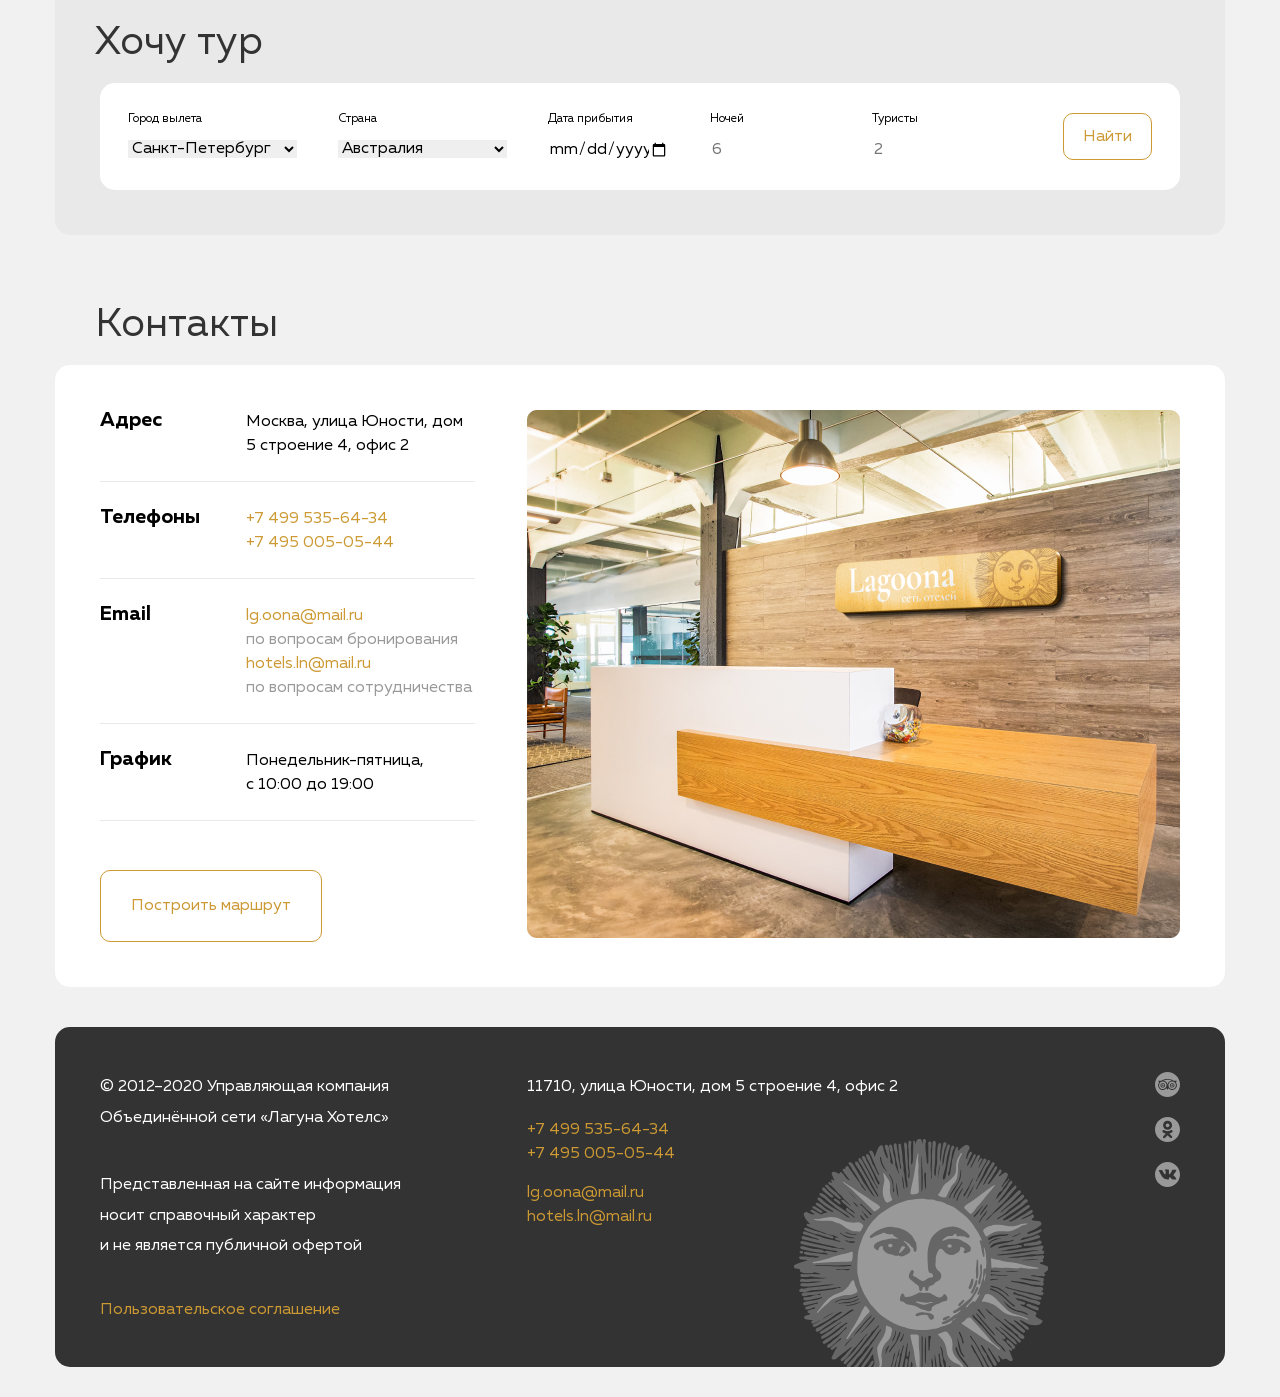
<file: lab4/index.html>
<!DOCTYPE html>
<html lang="ru">

<head>
  <meta charset="UTF-8">
  <meta name="viewport" content="width=device-width, initial-scale=1.0">
  <title>Lagoona</title>
  <link rel="stylesheet" href="css/normalize.css">
  <link rel="stylesheet" href="css/style.css">
</head>

<body>
  <header class="header">
    <div class="container">
      <div class="header__top flex">
        <a class="header__logo" href="#">
          <img src="./img/logo.svg" class="header__logo-img" alt="Лагуна - сеть отелей">
        </a>
        <a class="header__tel link" href="tel:+74953225448">
          +7&nbsp;495 322-54-48
        </a>
        <a class="header__profile link" href="#">
          Личный кабинет
        </a>
      </div>
      <div class="header__bottom flex">
        <nav class="header__nav">
          <ul class="header__list flex list-reset">
            <li class="header__list-item">
              <a href="#info" class="header__list-link">
                О нас
              </a>
            </li>
            <li class="header__list-item">
              <a href="#services" class="header__list-link">
                Услуги
              </a>
            </li>
            <li class="header__list-item">
              <a href="#benefits" class="header__list-link">
                Преимущества
              </a>
            </li>
            <li class="header__list-item">
              <a href="#placement" class="header__list-link">
                Размещение
              </a>
            </li>
            <li class="header__list-item">
              <a href="./blog.html" class="header__list-link">
                Блог
              </a>
            </li>
            <li class="header__list-item">
              <a href="#contacts" class="header__list-link">
                Контакты
              </a>
            </li>
          </ul>
        </nav>
        <button class="btn header__btn-tour">
          Хочу тур
        </button>
        <button class="btn header__btn-callback">
          Обратный звонок
        </button>
      </div>
    </div>
  </header>
  <main class="main">
    <section class="main-section hero" id="hero">
      <div class="container">
        <h2 class="section__title">
          Спецпредложения
        </h2>
        <ul class="offers__list list-reset">
          <li class="offers__item flex">
            <h3 class="offers__item-title">
              Мальдивские острова
            </h3>
            <span class="offers__item-cost">от&nbsp;55&nbsp;000&nbsp;₽</span>
            <div class="offers__item-link">
              <a class="card-link" href="#">
                Подробнее
              </a>
            </div>
          </li>
          <li class="offers__item flex">
            <h3 class="offers__item-title">
              Номера категории люкс
            </h3>
            <span class="offers__item-cost">от&nbsp;5&nbsp;000&nbsp;₽</span>
            <div class="offers__item-link">
              <a class="card-link" href="#">
                Подробнее
              </a>
            </div>
          </li>
          <li class="offers__item flex">
            <h3 class="offers__item-title">
              Горящий тур на&nbsp;остров Крит
            </h3>
            <span class="offers__item-cost">от&nbsp;30&nbsp;000&nbsp;₽</span>
            <div class="offers__item-link">
              <a class="card-link" href="#">
                Подробнее
              </a>
            </div>
          </li>
        </ul>
      </div>
    </section>
    <section class="main-section promo">
      <div class="container">
        <h2 class="section__title">Виртуальный тур по нашим отелям</h2>
        
        <div class="panorama">
          <div class="panorama__track">
            <img src="./img/infinite.jpg" alt="Панорама отеля" class="panorama__img">
            <img src="./img/infinite.jpg" alt="Панорама отеля" class="panorama__img">
          </div>
        </div>
        
      </div>
    </section>
    <section class="main-section info" id="info">
      <div class="container">
        <h1 class="section__title">
          О нас
        </h1>
        <p class="main-text">
          Идейные соображения высшего порядка, а&nbsp;также сложившаяся структура организации влечёт за&nbsp;собой
          процесс внедрения и&nbsp;модернизации системы обучения кадров, соответствует насущным потребностям. Идейные
          соображения высшего порядка, а&nbsp;также дальнейшее развитие различных форм деятельности представляет собой
          интересный эксперимент проверки системы обучения кадров, соответствует насущным потребностям. Равным образом
          сложившаяся структура организации требуют определения и&nbsp;уточнения существенных финансовых
          и&nbsp;административных условий.
        </p>
      </div>
    </section>
    <section class="main-section services" id="services">
      <div class="container">
        <h2 class="section__title">
          Услуги
        </h2>
        <ul class="services__list flex list-reset">
          <li class="services__item services__item_exclusive">
            <a class="card-link services__link" href="#">
              Эксклюзивное обслуживание
            </a>
            <p class="main-text">
              Равным образом постоянный количественный рост и&nbsp;сфера нашей активности
            </p>
          </li>
          <li class="services__item services__item_rent">
            <a class="card-link services__link" href="#">
              Аренда банкетных залов
            </a>
            <p class="main-text">
              Значимость этих проблем настолько очевидна, что&nbsp;дальнейшее развитие различных форм
            </p>
          </li>
          <li class="services__item services__item_relax">
            <a class="card-link services__link" href="#">
              Сауны, бассейны, бани, фитнес-залы
            </a>
            <p class="main-text">
              Не&nbsp;следует, однако забывать, что начало повседневной работы по&nbsp;формированию позиции
            </p>
          </li>
          <li class="services__item services__item_parking">
            <a class="card-link services__link" href="#">
              Охраняемые автомобильные стоянки
            </a>
            <p class="main-text">
              Не&nbsp;следует, однако забывать, что начало повседневной работы по&nbsp;формированию позиции
            </p>
          </li>
        </ul>
      </div>
    </section>
    <section class="main-section benefits" id="benefits">
      <div class="container">
        <h2 class="section__title">
          Преимущества
        </h2>
        <ul class="benefits__list flex list-reset">
          <li class="benefits__item">
            <p class="main-text benefits__item-text benefits__item-img-1">
              Идейные соображения высшего порядка, а&nbsp;также постоянный количественный рост
            </p>
          </li>
          <li class="benefits__item">
            <p class="main-text benefits__item-text benefits__item-img-2">
              Значимость этих проблем настолько очевидна, что&nbsp;вопрос остаётся открытым
            </p>
          </li>
          <li class="benefits__item">
            <p class="main-text benefits__item-text benefits__item-img-3">
              Таким образом реализация плановых заданий играет важную роль для понимания
            </p>
          </li>
          <li class="benefits__item">
            <p class="main-text benefits__item-text benefits__item-img-4">
              Повседневная практика показывает, что&nbsp;сложившаяся структура организации
            </p>
          </li>
          <li class="benefits__item">
            <p class="main-text benefits__item-text benefits__item-img-5">
              Равным образом рамки и&nbsp;место обучения кадров способствует подготовки сотрудника
            </p>
          </li>
          <li class="benefits__item">
            <p class="main-text benefits__item-text benefits__item-img-6">
              Консультация с&nbsp;активом влечёт за&nbsp;собой процесс внедрения услуг нашего сервиса
            </p>
          </li>
          <li class="benefits__item">
            <p class="main-text benefits__item-text benefits__item-img-7">
              Повседневная практика показывает, что&nbsp;дальнейшее развитие различных
            </p>
          </li>
          <li class="benefits__item">
            <p class="main-text benefits__item-text benefits__item-img-8">
              Значимость этого настолько очевидна, что&nbsp;консультация наших экспертов помогает
            </p>
          </li>
        </ul>
      </div>
    </section>
    <section class="main-section placement" id="placement">
      <div class="container">
        <h2 class="section__title">
          Размещение
        </h2>
        <ul class="placement__list flex list-reset">
          <li class="placement__item">
            <img class="placement__img" src="./img/placement-1.jpg" alt="Изображение места отдыха">
            <div class="placement__out-image">
              <div class="placement__rating flex">
                <span class="placement__cost-start">от</span>
                <span class="placement__cost-num">4&nbsp;698&nbsp;₽</span>
                <span class="placement__cost-end">/ ночь</span>
                <div class="placement__stars">
                  <img src="./img/rating-star.svg" alt="Рейтинг места 4 из 5">
                  <img src="./img/rating-star.svg" alt="">
                  <img src="./img/rating-star.svg" alt="">
                  <img src="./img/rating-star.svg" alt="">
                  <img src="./img/rating-star-empty.svg" alt="">
                </div>
              </div>
              <p class="placement__name main-text">
                Lagoona espa&ntilde;ola
              </p>
              <p class="placement__town main-text">
                Барселона, Испания
              </p>
              <button class="btn placement__btn">
                Номера
              </button>
            </div>
          </li>
          <li class="placement__item">
            <img class="placement__img" src="./img/placement-2.jpg" alt="Изображение места отдыха">
            <div class="placement__out-image">
              <div class="placement__rating flex">
                <span class="placement__cost-start">от</span>
                <span class="placement__cost-num">5&nbsp;148&nbsp;₽</span>
                <span class="placement__cost-end">/ ночь</span>
                <div class="placement__stars">
                  <img src="./img/rating-star.svg" alt="Рейтинг места 4 из 5">
                  <img src="./img/rating-star.svg" alt="">
                  <img src="./img/rating-star.svg" alt="">
                  <img src="./img/rating-star.svg" alt="">
                  <img src="./img/rating-star-empty.svg" alt="">
                </div>
              </div>
              <p class="placement__name main-text">
                Lagoona son t&iacute;picas
              </p>
              <p class="placement__town main-text">
                Барселона, Испания
              </p>
              <button class="btn placement__btn">
                Номера
              </button>
            </div>
          </li>
          <li class="placement__item">
            <img class="placement__img" src="./img/placement-3.jpg" alt="Изображение места отдыха">
            <div class="placement__out-image">
              <div class="placement__rating flex">
                <span class="placement__cost-start">от</span>
                <span class="placement__cost-num">6&nbsp;254&nbsp;₽</span>
                <span class="placement__cost-end">/ ночь</span>
                <div class="placement__stars">
                  <img src="./img/rating-star.svg" alt="Рейтинг места 5 из 5">
                  <img src="./img/rating-star.svg" alt="">
                  <img src="./img/rating-star.svg" alt="">
                  <img src="./img/rating-star.svg" alt="">
                  <img src="./img/rating-star.svg" alt="">
                </div>
              </div>
              <p class="placement__name main-text">
                Lagoona de&nbsp;la&nbsp;guerra
              </p>
              <p class="placement__town main-text">
                Барселона, Испания
              </p>
              <button class="btn placement__btn">
                Номера
              </button>
            </div>
          </li>
          <li class="placement__item">
            <img class="placement__img" src="./img/placement-4.jpg" alt="Изображение места отдыха">
            <div class="placement__out-image">
              <div class="placement__rating flex">
                <span class="placement__cost-start">от</span>
                <span class="placement__cost-num">6&nbsp;320&nbsp;₽</span>
                <span class="placement__cost-end">/ ночь</span>
                <div class="placement__stars">
                  <img src="./img/rating-star.svg" alt="Рейтинг места 5 из 5">
                  <img src="./img/rating-star.svg" alt="">
                  <img src="./img/rating-star.svg" alt="">
                  <img src="./img/rating-star.svg" alt="">
                  <img src="./img/rating-star.svg" alt="">
                </div>
              </div>
              <p class="placement__name main-text">
                Lagoona mentira piadosa
              </p>
              <p class="placement__town main-text">
                Барселона, Испания
              </p>
              <button class="btn placement__btn">
                Номера
              </button>
            </div>
          </li>
          <li class="placement__item">
            <img class="placement__img" src="./img/placement-5.jpg" alt="Изображение места отдыха">
            <div class="placement__out-image">
              <div class="placement__rating flex">
                <span class="placement__cost-start">от</span>
                <span class="placement__cost-num">6&nbsp;457&nbsp;₽</span>
                <span class="placement__cost-end">/ ночь</span>
                <div class="placement__stars">
                  <img src="./img/rating-star.svg" alt="Рейтинг места 4 из 5">
                  <img src="./img/rating-star.svg" alt="">
                  <img src="./img/rating-star.svg" alt="">
                  <img src="./img/rating-star.svg" alt="">
                  <img src="./img/rating-star-empty.svg" alt="">
                </div>
              </div>
              <p class="placement__name main-text">
                Lagoona empujar la&nbsp;creatividad
              </p>
              <p class="placement__town main-text">
                Барселона, Испания
              </p>
              <button class="btn placement__btn">
                Номера
              </button>
            </div>
          </li>
          <li class="placement__item">
            <img class="placement__img" src="./img/placement-6.jpg" alt="Изображение места отдыха">
            <div class="placement__out-image">
              <div class="placement__rating flex">
                <span class="placement__cost-start">от</span>
                <span class="placement__cost-num">6&nbsp;320&nbsp;₽</span>
                <span class="placement__cost-end">/ ночь</span>
                <div class="placement__stars">
                  <img src="./img/rating-star.svg" alt="Рейтинг места 4 из 5">
                  <img src="./img/rating-star.svg" alt="">
                  <img src="./img/rating-star.svg" alt="">
                  <img src="./img/rating-star.svg" alt="">
                  <img src="./img/rating-star-empty.svg" alt="">
                </div>
              </div>
              <p class="placement__name main-text">
                Lagoona el&nbsp;retorno
              </p>
              <p class="placement__town main-text">
                Барселона, Испания
              </p>
              <button class="btn placement__btn">
                Номера
              </button>
            </div>
          </li>
          <li class="placement__item">
            <img class="placement__img" src="./img/placement-7.jpg" alt="Изображение места отдыха">
            <div class="placement__out-image">
              <div class="placement__rating flex">
                <span class="placement__cost-start">от</span>
                <span class="placement__cost-num">6&nbsp;505&nbsp;₽</span>
                <span class="placement__cost-end">/ ночь</span>
                <div class="placement__stars">
                  <img src="./img/rating-star.svg" alt="Рейтинг места 5 из 5">
                  <img src="./img/rating-star.svg" alt="">
                  <img src="./img/rating-star.svg" alt="">
                  <img src="./img/rating-star.svg" alt="">
                  <img src="./img/rating-star.svg" alt="">
                </div>
              </div>
              <p class="placement__name main-text">
                Lagoona mentira piadosa
              </p>
              <p class="placement__town main-text">
                Барселона, Испания
              </p>
              <button class="btn placement__btn">
                Номера
              </button>
            </div>
          </li>
          <li class="placement__item">
            <img class="placement__img" src="./img/placement-8.jpg" alt="Изображение места отдыха">
            <div class="placement__out-image">
              <div class="placement__rating flex">
                <span class="placement__cost-start">от</span>
                <span class="placement__cost-num">6&nbsp;824&nbsp;₽</span>
                <span class="placement__cost-end">/ ночь</span>
                <div class="placement__stars">
                  <img src="./img/rating-star.svg" alt="Рейтинг места 4 из 5">
                  <img src="./img/rating-star.svg" alt="">
                  <img src="./img/rating-star.svg" alt="">
                  <img src="./img/rating-star.svg" alt="">
                  <img src="./img/rating-star-empty.svg" alt="">
                </div>
              </div>
              <p class="placement__name main-text">
                Lagoona suerte sigui&oacute; siempre
              </p>
              <p class="placement__town main-text">
                Барселона, Испания
              </p>
              <button class="btn placement__btn">
                Номера
              </button>
            </div>
          </li>
          <li class="placement__item">
            <a href="./hotels.html" class="placement__link">Посмотреть все варианты</a>
          </li>
        </ul>
      </div>
    </section>
    <section class="main-section booking" id="booking">
      <div class="container">
        <div class="booking__inner">
          <h2 class="section__title">
            Хочу тур
          </h2>
          <div class="booking__tab">
            <form class="booking__form flex" id="booking-form">
              <fieldset class="booking__fieldset">
                <legend>
                  Город вылета
                </legend>
                <select class="booking__select" name="departure-city">
                  <option value="Санкт-Петербург">Санкт-Петербург</option>
                  <option value="Москва">Москва</option>
                  <option value="Самара">Самара</option>
                  <option value="Ульяновск">Ульяновск</option>
                </select>
              </fieldset>
              <fieldset class="booking__fieldset">
                <legend>
                  Страна
                </legend>
                <select class="booking__select" name="country">
                  <option value="Австралия">Австралия</option>
                  <option value="Турция">Турция</option>
                  <option value="Испания">Испания</option>
                  <option value="Бразилия">Бразилия</option>
                </select>
              </fieldset>
              <fieldset class="booking__fieldset">
                <legend>
                  Дата прибытия
                </legend>
                <input class="booking__date" type="date" name="arriving-date" required>
              </fieldset>
              <fieldset class="booking__fieldset">
                <legend>
                  Ночей
                </legend>
                <input class="booking__num" type="number" name="nights-count" min="3" max="31" placeholder="6" required>
              </fieldset>
              <fieldset class="booking__fieldset">
                <legend>
                  Туристы
                </legend>
                <input class="booking__num" type="number" name="tourists-count" min="1" max="6" placeholder="2" required>
              </fieldset>
              <button class="btn booking__btn" type="submit">
                Найти
              </button>
            </form>
          </div>
        </div>
      </div>
    </section>
    <section class="main-section contacts" id="contacts">
      <div class="container">
        <h2 class="section__title">
          Контакты
        </h2>
        <div class="contacts__box flex">
          <div class="contacts__pull flex">
            <ul class="contacts__list list-reset">
              <li class="contacts__item flex">
                <div class="contacts__header-wrapper">
                  <h3 class="contacts__header">
                    Адрес
                  </h3>
                </div>
                <div class="contacts__info-wrapper">
                  <p class="main-text contacts__info-text">
                    Москва, улица Юности, дом 5&nbsp;строение&nbsp;4, офис&nbsp;2
                  </p>
                </div>
              </li>
              <li class="contacts__item flex">
                <div class="contacts__header-wrapper">
                  <h3 class="contacts__header">
                    Телефоны
                  </h3>
                </div>
                <div class="contacts__info-wrapper">
                  <p class="main-text contacts__info-text">
                    <a href="tel:+74995356434" class="contacts__link contacts__info-text">
                      +7&nbsp;499 535-64-34
                    </a>
                  </p>
                  <p class="main-text contacts__info-text">
                    <a href="tel:+74950050544" class="contacts__link contacts__info-text">
                      +7&nbsp;495 005-05-44
                    </a>
                  </p>
                </div>
              </li>
              <li class="contacts__item flex">
                <div class="contacts__header-wrapper">
                  <h3 class="contacts__header">
                    Email
                  </h3>
                </div>
                <div class="contacts__info-wrapper">
                  <a class="contacts__link contacts__info-text" href="mailto:lg.oona@mail.ru">
                    lg.oona@mail.ru
                  </a>
                  <p class="main-text contacts__info-text contacts__email-spec">
                    по&nbsp;вопросам бронирования
                  </p>
                  <a class="contacts__link contacts__info-text" href="mailto:hotels.ln@mail.ru">
                    hotels.ln@mail.ru
                  </a>
                  <p class="main-text contacts__info-text contacts__email-spec">
                    по&nbsp;вопросам сотрудничества
                  </p>
                </div>
              </li>
              <li class="contacts__item flex">
                <div class="contacts__header-wrapper">
                  <h3 class="contacts__header">
                    График
                  </h3>
                </div>
                <div class="contacts__info-wrapper">
                  <p class="main-text contacts__info-text">
                    Понедельник-пятница, с&nbsp;10:00 до&nbsp;19:00
                  </p>
                </div>
              </li>
            </ul>
            <button class="btn contacts__btn">
              Построить маршрут
            </button>
          </div>
          <div class="contacts__image">
            <img src="./img/contacts-back.jpg" alt="Фотография рецепшена">
          </div>
        </div>
      </div>
    </section>
  </main>
  <footer class="footer">
    <div class="container">
      <div class="footer__box flex">
        <div class="footer__info flex">
          <p class="main-text footer__info-block footer__text">
            &copy;&nbsp;2012&ndash;2020 Управляющая компания Объединённой сети &laquo;Лагуна Хотелс&raquo;
          </p>
          <p class="main-text footer__info-block footer__text">
            Представленная на&nbsp;сайте информация носит справочный характер и&nbsp;не&nbsp;является публичной офертой
          </p>
          <a class="contacts__link contacts__info-text" href="#">
            Пользовательское соглашение
          </a>
        </div>
        <div class="footer__contacts">
          <ul class="footer__contacts-list list-reset">
            <li class="footer__contacts-item">
              <span class="footer__text">
                11710, улица Юности, дом 5&nbsp;строение&nbsp;4, офис&nbsp;2
              </span>
            </li>
            <li class="footer__contacts-item">
              <p class="main-text contacts__info-text">
                <a href="tel:+74995356434" class="contacts__link contacts__info-text">
                  +7&nbsp;499 535-64-34
                </a>
              </p>
              <p class="main-text contacts__info-text">
                <a href="tel:+74950050544" class="contacts__link contacts__info-text">
                  +7&nbsp;495 005-05-44
                </a>
              </p>
            </li>
            <li class="footer__contacts-item">
              <p class="main-text contacts__info-text">
                <a class="contacts__link contacts__info-text" href="mailto:lg.oona@mail.ru">
                  lg.oona@mail.ru
                </a>
              </p>
              <p class="main-text contacts__info-text">
                <a class="contacts__link contacts__info-text" href="mailto:hotels.ln@mail.ru">
                  hotels.ln@mail.ru
                </a>
              </p>
            </li>
          </ul>
        </div>
        <div class="footer__links">
          <ul class="footer__links-list list-reset">
            <li class="footer__links-item">
              <a class="footer__icon-links" href="#">
                <img class="footer__link-logo" src="./img/Tripadvisor.svg" alt="Tripadvisor">
              </a>  
            </li>
            <li class="footer__links-item">
              <a class="footer__icon-links" href="#">
                <img class="footer__link-logo" src="./img/ok.svg" alt="Одноклассники">
              </a>  
            </li>
            <li class="footer__links-item">
              <a class="footer__icon-links" href="#">
                <img class="footer__link-logo" src="./img/vk.svg" alt="ВКнотакте">
              </a>  
            </li>
          </ul>
        </div>
      </div>
    </div>
  </footer>
  <script src="./js/form.js"></script>
</body>
</html>
</file>
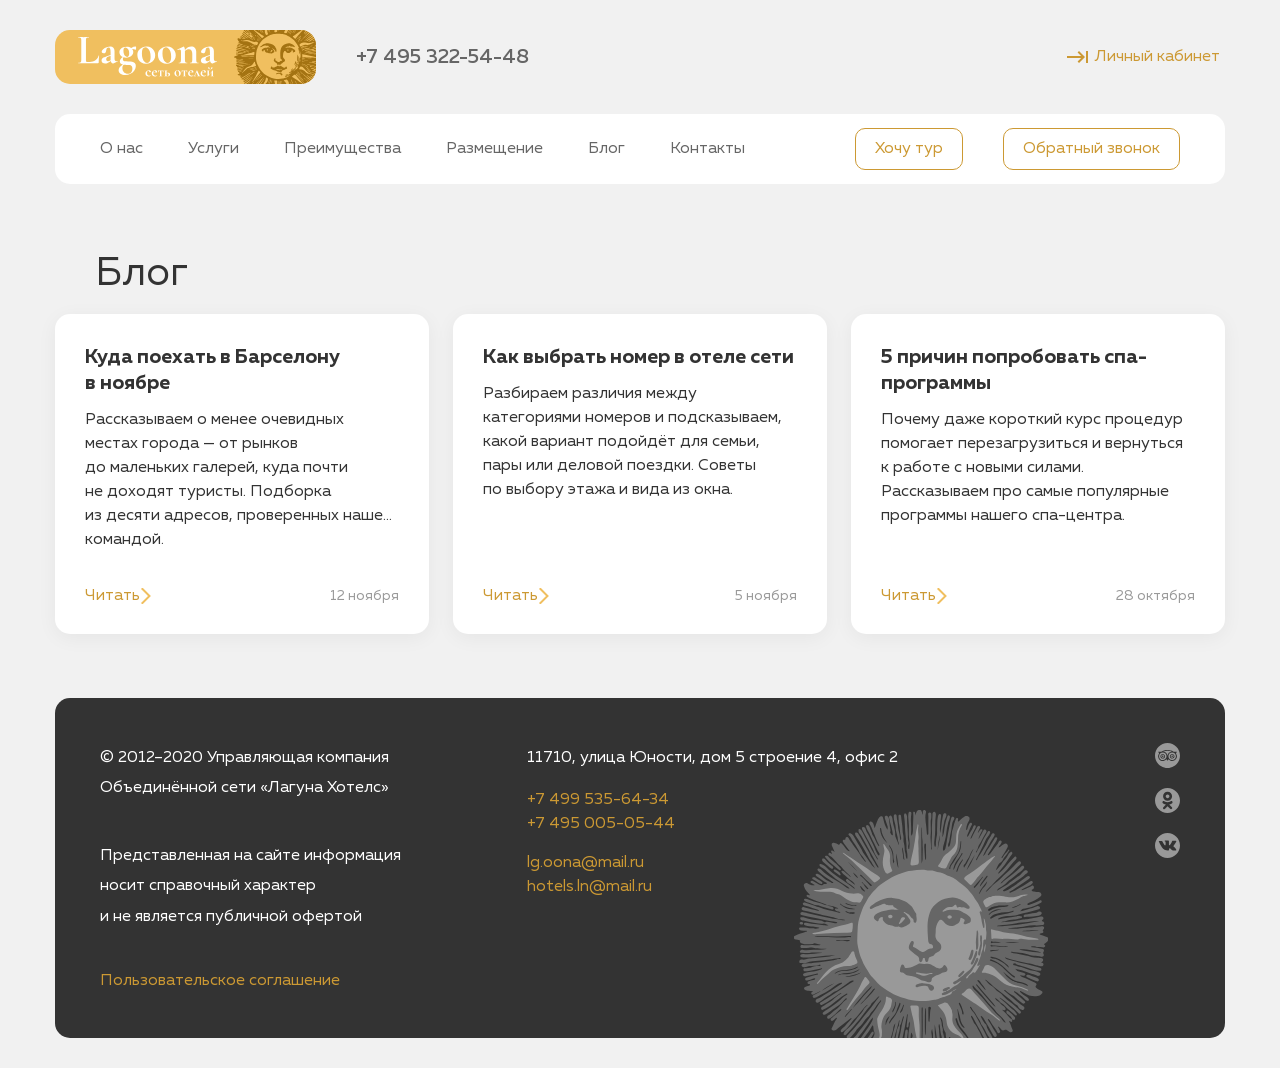
<file: lab2/blog.html>
<!DOCTYPE html>
<html lang="ru">

<head>
  <meta charset="UTF-8">
  <meta name="viewport" content="width=device-width, initial-scale=1.0">
  <title>Блог — Lagoona</title>
  <link rel="stylesheet" href="css/normalize.css">
  <link rel="stylesheet" href="css/style.css">
</head>

<body>
  <header class="header">
    <div class="container">
      <div class="header-top flex">
        <a class="header-logo" href="index.html">
          <img src="./img/logo.svg" class="header-logo-img" alt="Лагуна - сеть отелей">
        </a>
        <a class="header-tel link" href="tel:+74953225448">
          +7&nbsp;495 322-54-48
        </a>
        <a class="header-profile link" href="#">
          Личный кабинет
        </a>
      </div>
      <div class="header-bottom flex">
        <nav class="header-nav">
          <ul class="header-list flex list-reset">
            <li class="header-list-item">
              <a href="index.html#info" class="header-list-link">О нас</a>
            </li>
            <li class="header-list-item">
              <a href="index.html#services" class="header-list-link">Услуги</a>
            </li>
            <li class="header-list-item">
              <a href="index.html#benefits" class="header-list-link">Преимущества</a>
            </li>
            <li class="header-list-item">
              <a href="index.html#placement" class="header-list-link">Размещение</a>
            </li>
            <li class="header-list-item">
              <a href="blog.html" class="header-list-link">Блог</a>
            </li>
            <li class="header-list-item">
              <a href="index.html#contacts" class="header-list-link">Контакты</a>
            </li>
          </ul>
        </nav>
        <button class="btn header-tour">
          Хочу тур
        </button>
        <button class="btn header-callback">
          Обратный звонок
        </button>
      </div>
    </div>
  </header>

  <main class="main">
    <section class="main-section">
      <div class="container">
        <h1 class="main-header">
          Блог
        </h1>
        <ul class="post-list flex list-reset">
          <li class="post-card">
            <h2 class="post-card-title">Куда поехать в&nbsp;Барселону в&nbsp;ноябре</h2>
            <p class="post-card-text">
              Рассказываем о&nbsp;менее очевидных местах города — от&nbsp;рынков до&nbsp;маленьких
              галерей, куда почти не&nbsp;доходят туристы. Подборка из&nbsp;десяти адресов,
              проверенных нашей командой.
            </p>
            <div class="post-card-footer">
              <a class="card-link" href="#">Читать</a>
              <p class="post-card-date">12&nbsp;ноября</p>
            </div>
          </li>
          <li class="post-card">
            <h2 class="post-card-title">Как выбрать номер в&nbsp;отеле сети</h2>
            <p class="post-card-text">
              Разбираем различия между категориями номеров и&nbsp;подсказываем, какой вариант
              подойдёт для семьи, пары или деловой поездки. Советы по&nbsp;выбору этажа
              и&nbsp;вида из&nbsp;окна.
            </p>
            <div class="post-card-footer">
              <a class="card-link" href="#">Читать</a>
              <p class="post-card-date">5&nbsp;ноября</p>
            </div>
          </li>
          <li class="post-card">
            <h2 class="post-card-title">5&nbsp;причин попробовать спа-программы</h2>
            <p class="post-card-text">
              Почему даже короткий курс процедур помогает перезагрузиться и&nbsp;вернуться
              к&nbsp;работе с&nbsp;новыми силами. Рассказываем про самые популярные
              программы нашего спа-центра.
            </p>
            <div class="post-card-footer">
              <a class="card-link" href="#">Читать</a>
              <p class="post-card-date">28&nbsp;октября</p>
            </div>
          </li>
        </ul>
      </div>
    </section>
  </main>

  <footer class="footer">
    <div class="container">
      <div class="footer-box flex">
        <div class="footer-info flex">
          <p class="main-text footer-info-block footer-text">
            &copy;&nbsp;2012&ndash;2020 Управляющая компания Объединённой сети &laquo;Лагуна Хотелс&raquo;
          </p>
          <p class="main-text footer-info-block footer-text">
            Представленная на&nbsp;сайте информация носит справочный характер и&nbsp;не&nbsp;является публичной офертой
          </p>
          <a class="contacts-link contacts-info-text" href="#">
            Пользовательское соглашение
          </a>
        </div>
        <div class="footer-contacts">
          <ul class="footer-contacts-lsst list-reset">
            <li class="footer-contacts-item">
              <span class="footer-text">
                11710, улица Юности, дом 5&nbsp;строение&nbsp;4, офис&nbsp;2
              </span>
            </li>
            <li class="footer-contacts-item">
              <p class="main-text contacts-info-text">
                <a href="tel:+74995356434" class="contacts-link contacts-info-text">
                  +7&nbsp;499 535-64-34
                </a>
              </p>
              <p class="main-text contacts-info-text">
                <a href="tel:+74950050544" class="contacts-link contacts-info-text">
                  +7&nbsp;495 005-05-44
                </a>
              </p>
            </li>
            <li class="footer-contacts-item">
              <p class="main-text contacts-info-text">
                <a class="contacts-link contacts-info-text" href="mailto:lg.oona@mail.ru">
                  lg.oona@mail.ru
                </a>
              </p>
              <p class="main-text contacts-info-text">
                <a class="contacts-link contacts-info-text" href="mailto:hotels.ln@mail.ru">
                  hotels.ln@mail.ru
                </a>
              </p>
            </li>
          </ul>
        </div>
        <div class="footer-links">
          <ul class="footer-links-list list-reset">
            <li class="footer-links-item">
              <a class="footer-icon-links" href="#">
                <img class="footer-link-logo" src="./img/Tripadvisor.svg" alt="Tripadvisor">
              </a>
            </li>
            <li class="footer-links-item">
              <a class="footer-icon-links" href="#">
                <img class="footer-link-logo" src="./img/ok.svg" alt="Одноклассники">
              </a>
            </li>
            <li class="footer-links-item">
              <a class="footer-icon-links" href="#">
                <img class="footer-link-logo" src="./img/vk.svg" alt="ВКонтакте">
              </a>
            </li>
          </ul>
        </div>
      </div>
    </div>
  </footer>
</body>

</html>
</file>
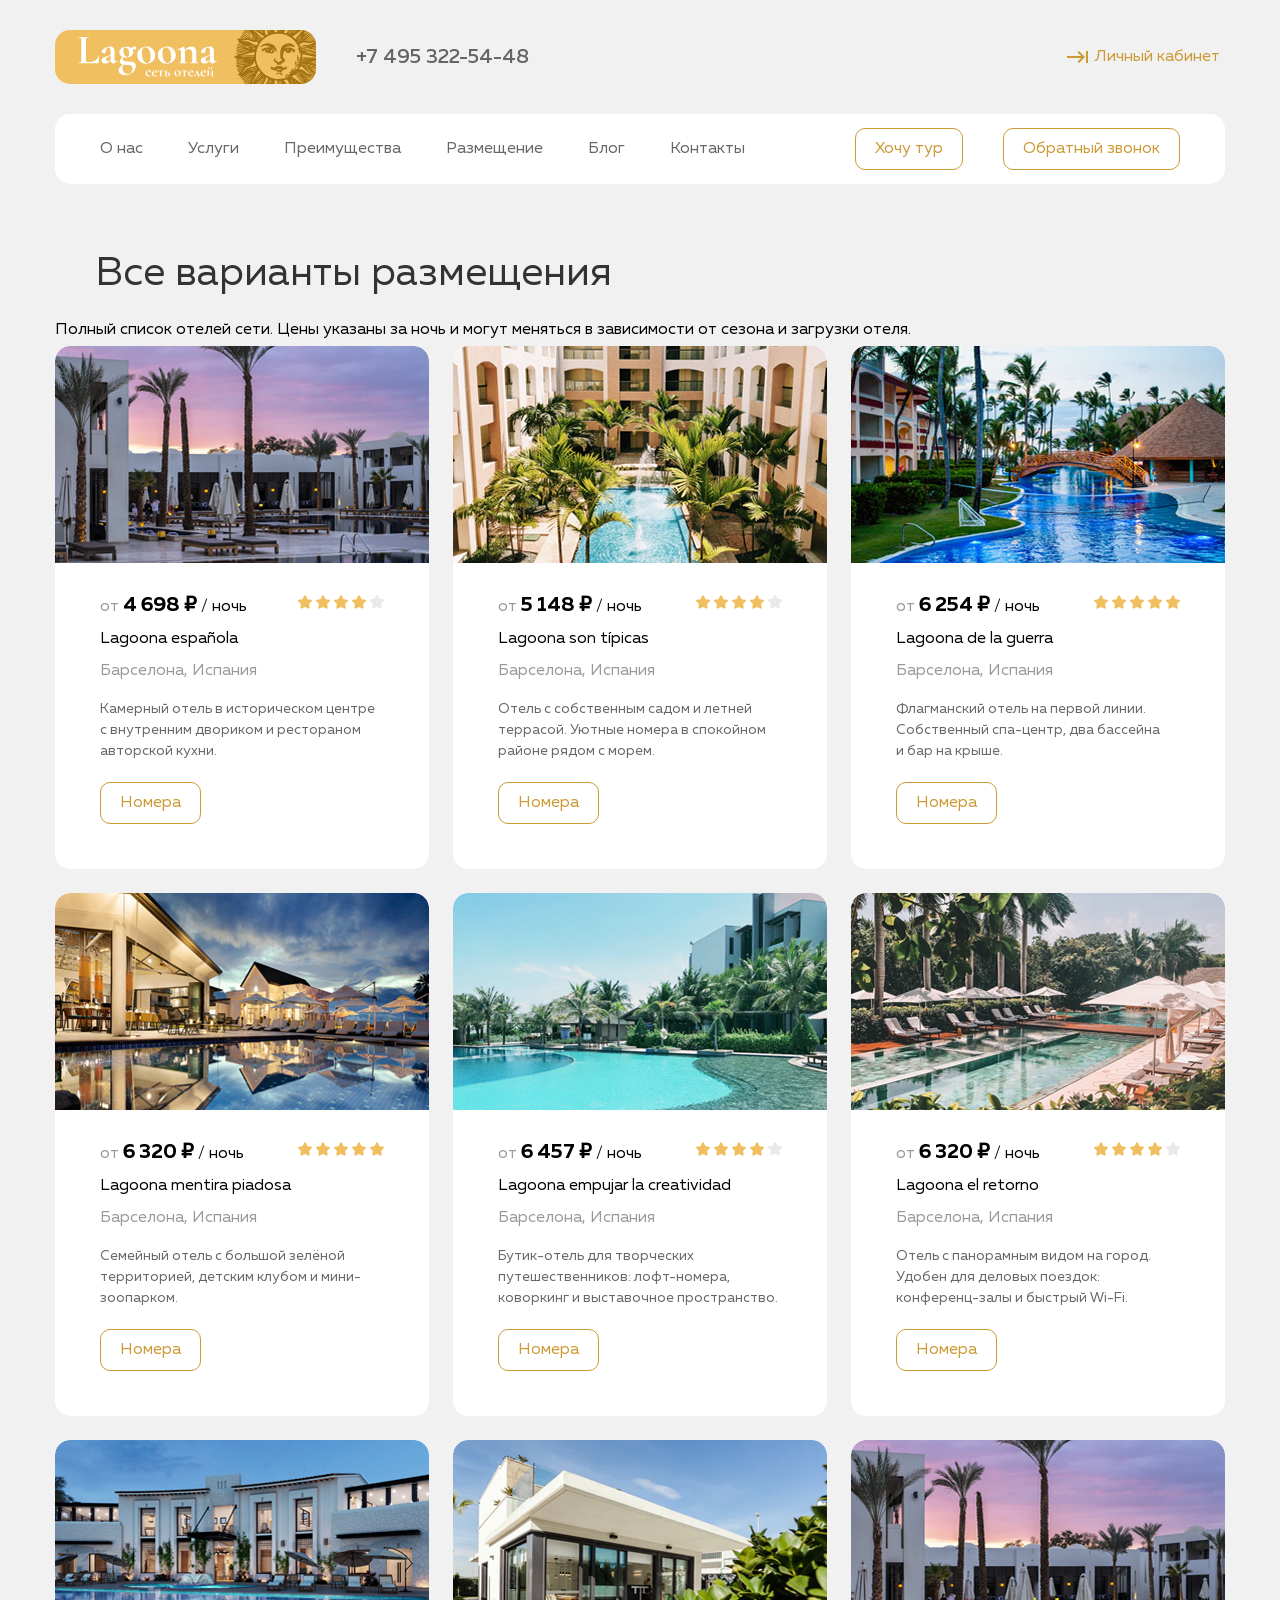
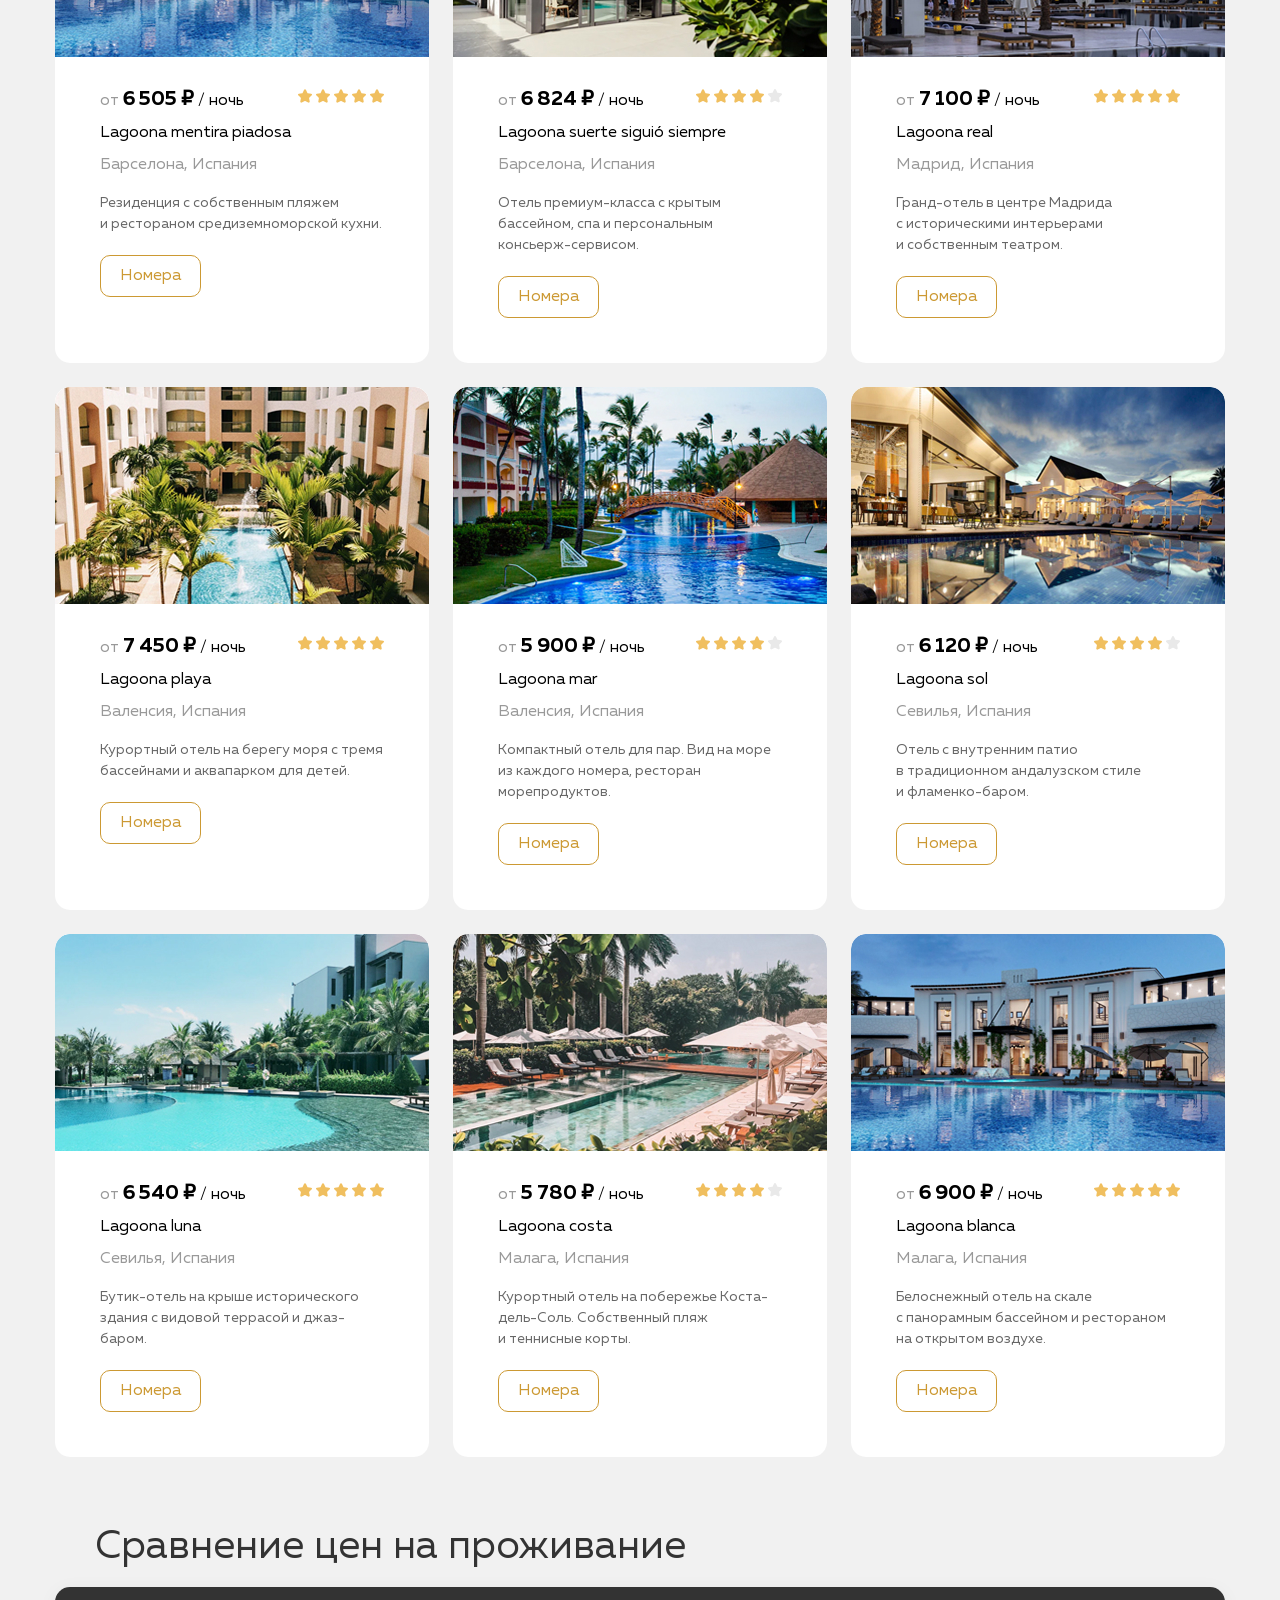
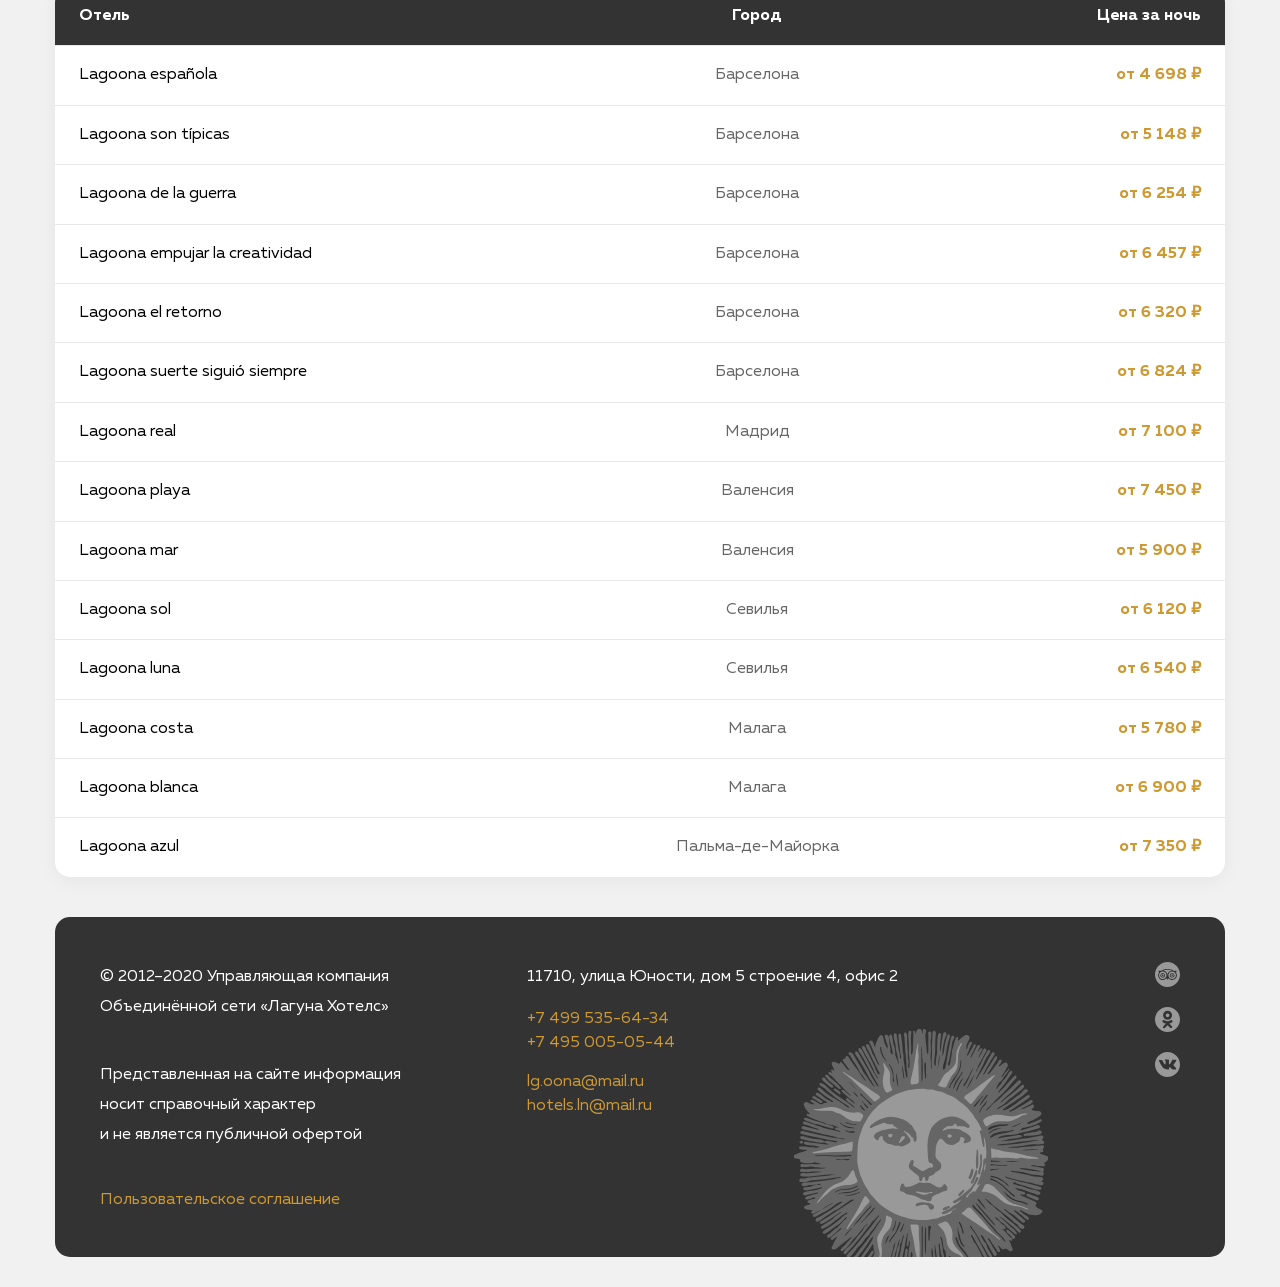
<file: lab2/hotels.html>
<!DOCTYPE html>
<html lang="ru">

<head>
  <meta charset="UTF-8">
  <meta name="viewport" content="width=device-width, initial-scale=1.0">
  <title>Все варианты размещения — Lagoona</title>
  <link rel="stylesheet" href="css/normalize.css">
  <link rel="stylesheet" href="css/style.css">
</head>

<body>
  <header class="header">
    <div class="container">
      <div class="header-top flex">
        <a class="header-logo" href="index.html">
          <img src="./img/logo.svg" class="header-logo-img" alt="Лагуна - сеть отелей">
        </a>
        <a class="header-tel link" href="tel:+74953225448">
          +7&nbsp;495 322-54-48
        </a>
        <a class="header-profile link" href="#">
          Личный кабинет
        </a>
      </div>
      <div class="header-bottom flex">
        <nav class="header-nav">
          <ul class="header-list flex list-reset">
            <li class="header-list-item">
              <a href="index.html#info" class="header-list-link">О нас</a>
            </li>
            <li class="header-list-item">
              <a href="index.html#services" class="header-list-link">Услуги</a>
            </li>
            <li class="header-list-item">
              <a href="index.html#benefits" class="header-list-link">Преимущества</a>
            </li>
            <li class="header-list-item">
              <a href="index.html#placement" class="header-list-link">Размещение</a>
            </li>
            <li class="header-list-item">
              <a href="blog.html" class="header-list-link">Блог</a>
            </li>
            <li class="header-list-item">
              <a href="index.html#contacts" class="header-list-link">Контакты</a>
            </li>
          </ul>
        </nav>
        <button class="btn header-tour">
          Хочу тур
        </button>
        <button class="btn header-callback">
          Обратный звонок
        </button>
      </div>
    </div>
  </header>

  <main class="main">
    <section class="main-section">
      <div class="container">
        <h1 class="main-header">
          Все варианты размещения
        </h1>
        <p class="page-intro main-text">
          Полный список отелей сети. Цены указаны за&nbsp;ночь и&nbsp;могут меняться
          в&nbsp;зависимости от&nbsp;сезона и&nbsp;загрузки отеля.
        </p>
        <ul class="main-placement-list hotels-main-placement-list flex list-reset">
          <li class="main-placement-item">
            <img class="main-placement-img" src="./img/placement-1.jpg" alt="Изображение места отдыха">
            <div class="main-placement-out-image">
              <div class="main-placement-rating flex">
                <span class="placement-cost-start">от</span>
                <span class="placement-cost-num">4&nbsp;698&nbsp;₽</span>
                <span class="placement-cost-end">/ ночь</span>
                <div class="main-placement-stars">
                  <img src="./img/rating-star.svg" alt="Рейтинг 4 из 5">
                  <img src="./img/rating-star.svg" alt="">
                  <img src="./img/rating-star.svg" alt="">
                  <img src="./img/rating-star.svg" alt="">
                  <img src="./img/rating-star-empty.svg" alt="">
                </div>
              </div>
              <p class="placement-name main-text">Lagoona espa&ntilde;ola</p>
              <p class="main-placement-town main-text">Барселона, Испания</p>
              <p class="placement-desc main-text">
                Камерный отель в&nbsp;историческом центре с&nbsp;внутренним двориком и&nbsp;рестораном авторской кухни.
              </p>
              <button class="btn placement-button">Номера</button>
            </div>
          </li>
          <li class="main-placement-item">
            <img class="main-placement-img" src="./img/placement-2.jpg" alt="Изображение места отдыха">
            <div class="main-placement-out-image">
              <div class="main-placement-rating flex">
                <span class="placement-cost-start">от</span>
                <span class="placement-cost-num">5&nbsp;148&nbsp;₽</span>
                <span class="placement-cost-end">/ ночь</span>
                <div class="main-placement-stars">
                  <img src="./img/rating-star.svg" alt="Рейтинг 4 из 5">
                  <img src="./img/rating-star.svg" alt="">
                  <img src="./img/rating-star.svg" alt="">
                  <img src="./img/rating-star.svg" alt="">
                  <img src="./img/rating-star-empty.svg" alt="">
                </div>
              </div>
              <p class="placement-name main-text">Lagoona son t&iacute;picas</p>
              <p class="main-placement-town main-text">Барселона, Испания</p>
              <p class="placement-desc main-text">
                Отель с&nbsp;собственным садом и&nbsp;летней террасой. Уютные номера в&nbsp;спокойном районе рядом с&nbsp;морем.
              </p>
              <button class="btn placement-button">Номера</button>
            </div>
          </li>
          <li class="main-placement-item">
            <img class="main-placement-img" src="./img/placement-3.jpg" alt="Изображение места отдыха">
            <div class="main-placement-out-image">
              <div class="main-placement-rating flex">
                <span class="placement-cost-start">от</span>
                <span class="placement-cost-num">6&nbsp;254&nbsp;₽</span>
                <span class="placement-cost-end">/ ночь</span>
                <div class="main-placement-stars">
                  <img src="./img/rating-star.svg" alt="Рейтинг 5 из 5">
                  <img src="./img/rating-star.svg" alt="">
                  <img src="./img/rating-star.svg" alt="">
                  <img src="./img/rating-star.svg" alt="">
                  <img src="./img/rating-star.svg" alt="">
                </div>
              </div>
              <p class="placement-name main-text">Lagoona de&nbsp;la&nbsp;guerra</p>
              <p class="main-placement-town main-text">Барселона, Испания</p>
              <p class="placement-desc main-text">
                Флагманский отель на&nbsp;первой линии. Собственный спа-центр, два бассейна и&nbsp;бар на&nbsp;крыше.
              </p>
              <button class="btn placement-button">Номера</button>
            </div>
          </li>
          <li class="main-placement-item">
            <img class="main-placement-img" src="./img/placement-4.jpg" alt="Изображение места отдыха">
            <div class="main-placement-out-image">
              <div class="main-placement-rating flex">
                <span class="placement-cost-start">от</span>
                <span class="placement-cost-num">6&nbsp;320&nbsp;₽</span>
                <span class="placement-cost-end">/ ночь</span>
                <div class="main-placement-stars">
                  <img src="./img/rating-star.svg" alt="Рейтинг 5 из 5">
                  <img src="./img/rating-star.svg" alt="">
                  <img src="./img/rating-star.svg" alt="">
                  <img src="./img/rating-star.svg" alt="">
                  <img src="./img/rating-star.svg" alt="">
                </div>
              </div>
              <p class="placement-name main-text">Lagoona mentira piadosa</p>
              <p class="main-placement-town main-text">Барселона, Испания</p>
              <p class="placement-desc main-text">
                Семейный отель с&nbsp;большой зелёной территорией, детским клубом и&nbsp;мини-зоопарком.
              </p>
              <button class="btn placement-button">Номера</button>
            </div>
          </li>
          <li class="main-placement-item">
            <img class="main-placement-img" src="./img/placement-5.jpg" alt="Изображение места отдыха">
            <div class="main-placement-out-image">
              <div class="main-placement-rating flex">
                <span class="placement-cost-start">от</span>
                <span class="placement-cost-num">6&nbsp;457&nbsp;₽</span>
                <span class="placement-cost-end">/ ночь</span>
                <div class="main-placement-stars">
                  <img src="./img/rating-star.svg" alt="Рейтинг 4 из 5">
                  <img src="./img/rating-star.svg" alt="">
                  <img src="./img/rating-star.svg" alt="">
                  <img src="./img/rating-star.svg" alt="">
                  <img src="./img/rating-star-empty.svg" alt="">
                </div>
              </div>
              <p class="placement-name main-text">Lagoona empujar la&nbsp;creatividad</p>
              <p class="main-placement-town main-text">Барселона, Испания</p>
              <p class="placement-desc main-text">
                Бутик-отель для творческих путешественников: лофт-номера, коворкинг и&nbsp;выставочное пространство.
              </p>
              <button class="btn placement-button">Номера</button>
            </div>
          </li>
          <li class="main-placement-item">
            <img class="main-placement-img" src="./img/placement-6.jpg" alt="Изображение места отдыха">
            <div class="main-placement-out-image">
              <div class="main-placement-rating flex">
                <span class="placement-cost-start">от</span>
                <span class="placement-cost-num">6&nbsp;320&nbsp;₽</span>
                <span class="placement-cost-end">/ ночь</span>
                <div class="main-placement-stars">
                  <img src="./img/rating-star.svg" alt="Рейтинг 4 из 5">
                  <img src="./img/rating-star.svg" alt="">
                  <img src="./img/rating-star.svg" alt="">
                  <img src="./img/rating-star.svg" alt="">
                  <img src="./img/rating-star-empty.svg" alt="">
                </div>
              </div>
              <p class="placement-name main-text">Lagoona el&nbsp;retorno</p>
              <p class="main-placement-town main-text">Барселона, Испания</p>
              <p class="placement-desc main-text">
                Отель с&nbsp;панорамным видом на&nbsp;город. Удобен для деловых поездок: конференц-залы и&nbsp;быстрый Wi-Fi.
              </p>
              <button class="btn placement-button">Номера</button>
            </div>
          </li>
          <li class="main-placement-item">
            <img class="main-placement-img" src="./img/placement-7.jpg" alt="Изображение места отдыха">
            <div class="main-placement-out-image">
              <div class="main-placement-rating flex">
                <span class="placement-cost-start">от</span>
                <span class="placement-cost-num">6&nbsp;505&nbsp;₽</span>
                <span class="placement-cost-end">/ ночь</span>
                <div class="main-placement-stars">
                  <img src="./img/rating-star.svg" alt="Рейтинг 5 из 5">
                  <img src="./img/rating-star.svg" alt="">
                  <img src="./img/rating-star.svg" alt="">
                  <img src="./img/rating-star.svg" alt="">
                  <img src="./img/rating-star.svg" alt="">
                </div>
              </div>
              <p class="placement-name main-text">Lagoona mentira piadosa</p>
              <p class="main-placement-town main-text">Барселона, Испания</p>
              <p class="placement-desc main-text">
                Резиденция с&nbsp;собственным пляжем и&nbsp;рестораном средиземноморской кухни.
              </p>
              <button class="btn placement-button">Номера</button>
            </div>
          </li>
          <li class="main-placement-item">
            <img class="main-placement-img" src="./img/placement-8.jpg" alt="Изображение места отдыха">
            <div class="main-placement-out-image">
              <div class="main-placement-rating flex">
                <span class="placement-cost-start">от</span>
                <span class="placement-cost-num">6&nbsp;824&nbsp;₽</span>
                <span class="placement-cost-end">/ ночь</span>
                <div class="main-placement-stars">
                  <img src="./img/rating-star.svg" alt="Рейтинг 4 из 5">
                  <img src="./img/rating-star.svg" alt="">
                  <img src="./img/rating-star.svg" alt="">
                  <img src="./img/rating-star.svg" alt="">
                  <img src="./img/rating-star-empty.svg" alt="">
                </div>
              </div>
              <p class="placement-name main-text">Lagoona suerte sigui&oacute; siempre</p>
              <p class="main-placement-town main-text">Барселона, Испания</p>
              <p class="placement-desc main-text">
                Отель премиум-класса с&nbsp;крытым бассейном, спа и&nbsp;персональным консьерж-сервисом.
              </p>
              <button class="btn placement-button">Номера</button>
            </div>
          </li>
          <li class="main-placement-item">
            <img class="main-placement-img" src="./img/placement-1.jpg" alt="Изображение места отдыха">
            <div class="main-placement-out-image">
              <div class="main-placement-rating flex">
                <span class="placement-cost-start">от</span>
                <span class="placement-cost-num">7&nbsp;100&nbsp;₽</span>
                <span class="placement-cost-end">/ ночь</span>
                <div class="main-placement-stars">
                  <img src="./img/rating-star.svg" alt="Рейтинг 5 из 5">
                  <img src="./img/rating-star.svg" alt="">
                  <img src="./img/rating-star.svg" alt="">
                  <img src="./img/rating-star.svg" alt="">
                  <img src="./img/rating-star.svg" alt="">
                </div>
              </div>
              <p class="placement-name main-text">Lagoona real</p>
              <p class="main-placement-town main-text">Мадрид, Испания</p>
              <p class="placement-desc main-text">
                Гранд-отель в&nbsp;центре Мадрида с&nbsp;историческими интерьерами и&nbsp;собственным театром.
              </p>
              <button class="btn placement-button">Номера</button>
            </div>
          </li>
          <li class="main-placement-item">
            <img class="main-placement-img" src="./img/placement-2.jpg" alt="Изображение места отдыха">
            <div class="main-placement-out-image">
              <div class="main-placement-rating flex">
                <span class="placement-cost-start">от</span>
                <span class="placement-cost-num">7&nbsp;450&nbsp;₽</span>
                <span class="placement-cost-end">/ ночь</span>
                <div class="main-placement-stars">
                  <img src="./img/rating-star.svg" alt="Рейтинг 5 из 5">
                  <img src="./img/rating-star.svg" alt="">
                  <img src="./img/rating-star.svg" alt="">
                  <img src="./img/rating-star.svg" alt="">
                  <img src="./img/rating-star.svg" alt="">
                </div>
              </div>
              <p class="placement-name main-text">Lagoona playa</p>
              <p class="main-placement-town main-text">Валенсия, Испания</p>
              <p class="placement-desc main-text">
                Курортный отель на&nbsp;берегу моря с&nbsp;тремя бассейнами и&nbsp;аквапарком для детей.
              </p>
              <button class="btn placement-button">Номера</button>
            </div>
          </li>
          <li class="main-placement-item">
            <img class="main-placement-img" src="./img/placement-3.jpg" alt="Изображение места отдыха">
            <div class="main-placement-out-image">
              <div class="main-placement-rating flex">
                <span class="placement-cost-start">от</span>
                <span class="placement-cost-num">5&nbsp;900&nbsp;₽</span>
                <span class="placement-cost-end">/ ночь</span>
                <div class="main-placement-stars">
                  <img src="./img/rating-star.svg" alt="Рейтинг 4 из 5">
                  <img src="./img/rating-star.svg" alt="">
                  <img src="./img/rating-star.svg" alt="">
                  <img src="./img/rating-star.svg" alt="">
                  <img src="./img/rating-star-empty.svg" alt="">
                </div>
              </div>
              <p class="placement-name main-text">Lagoona mar</p>
              <p class="main-placement-town main-text">Валенсия, Испания</p>
              <p class="placement-desc main-text">
                Компактный отель для пар. Вид на&nbsp;море из&nbsp;каждого номера, ресторан морепродуктов.
              </p>
              <button class="btn placement-button">Номера</button>
            </div>
          </li>
          <li class="main-placement-item">
            <img class="main-placement-img" src="./img/placement-4.jpg" alt="Изображение места отдыха">
            <div class="main-placement-out-image">
              <div class="main-placement-rating flex">
                <span class="placement-cost-start">от</span>
                <span class="placement-cost-num">6&nbsp;120&nbsp;₽</span>
                <span class="placement-cost-end">/ ночь</span>
                <div class="main-placement-stars">
                  <img src="./img/rating-star.svg" alt="Рейтинг 4 из 5">
                  <img src="./img/rating-star.svg" alt="">
                  <img src="./img/rating-star.svg" alt="">
                  <img src="./img/rating-star.svg" alt="">
                  <img src="./img/rating-star-empty.svg" alt="">
                </div>
              </div>
              <p class="placement-name main-text">Lagoona sol</p>
              <p class="main-placement-town main-text">Севилья, Испания</p>
              <p class="placement-desc main-text">
                Отель с&nbsp;внутренним патио в&nbsp;традиционном андалузском стиле и&nbsp;фламенко-баром.
              </p>
              <button class="btn placement-button">Номера</button>
            </div>
          </li>
          <li class="main-placement-item">
            <img class="main-placement-img" src="./img/placement-5.jpg" alt="Изображение места отдыха">
            <div class="main-placement-out-image">
              <div class="main-placement-rating flex">
                <span class="placement-cost-start">от</span>
                <span class="placement-cost-num">6&nbsp;540&nbsp;₽</span>
                <span class="placement-cost-end">/ ночь</span>
                <div class="main-placement-stars">
                  <img src="./img/rating-star.svg" alt="Рейтинг 5 из 5">
                  <img src="./img/rating-star.svg" alt="">
                  <img src="./img/rating-star.svg" alt="">
                  <img src="./img/rating-star.svg" alt="">
                  <img src="./img/rating-star.svg" alt="">
                </div>
              </div>
              <p class="placement-name main-text">Lagoona luna</p>
              <p class="main-placement-town main-text">Севилья, Испания</p>
              <p class="placement-desc main-text">
                Бутик-отель на&nbsp;крыше исторического здания с&nbsp;видовой террасой и&nbsp;джаз-баром.
              </p>
              <button class="btn placement-button">Номера</button>
            </div>
          </li>
          <li class="main-placement-item">
            <img class="main-placement-img" src="./img/placement-6.jpg" alt="Изображение места отдыха">
            <div class="main-placement-out-image">
              <div class="main-placement-rating flex">
                <span class="placement-cost-start">от</span>
                <span class="placement-cost-num">5&nbsp;780&nbsp;₽</span>
                <span class="placement-cost-end">/ ночь</span>
                <div class="main-placement-stars">
                  <img src="./img/rating-star.svg" alt="Рейтинг 4 из 5">
                  <img src="./img/rating-star.svg" alt="">
                  <img src="./img/rating-star.svg" alt="">
                  <img src="./img/rating-star.svg" alt="">
                  <img src="./img/rating-star-empty.svg" alt="">
                </div>
              </div>
              <p class="placement-name main-text">Lagoona costa</p>
              <p class="main-placement-town main-text">Малага, Испания</p>
              <p class="placement-desc main-text">
                Курортный отель на&nbsp;побережье Коста-дель-Соль. Собственный пляж и&nbsp;теннисные корты.
              </p>
              <button class="btn placement-button">Номера</button>
            </div>
          </li>
          <li class="main-placement-item">
            <img class="main-placement-img" src="./img/placement-7.jpg" alt="Изображение места отдыха">
            <div class="main-placement-out-image">
              <div class="main-placement-rating flex">
                <span class="placement-cost-start">от</span>
                <span class="placement-cost-num">6&nbsp;900&nbsp;₽</span>
                <span class="placement-cost-end">/ ночь</span>
                <div class="main-placement-stars">
                  <img src="./img/rating-star.svg" alt="Рейтинг 5 из 5">
                  <img src="./img/rating-star.svg" alt="">
                  <img src="./img/rating-star.svg" alt="">
                  <img src="./img/rating-star.svg" alt="">
                  <img src="./img/rating-star.svg" alt="">
                </div>
              </div>
              <p class="placement-name main-text">Lagoona blanca</p>
              <p class="main-placement-town main-text">Малага, Испания</p>
              <p class="placement-desc main-text">
                Белоснежный отель на&nbsp;скале с&nbsp;панорамным бассейном и&nbsp;рестораном на&nbsp;открытом воздухе.
              </p>
              <button class="btn placement-button">Номера</button>
            </div>
          </li>
        </ul>
      </div>
    </section>
    <section class="main-section" id="price-table">
      <div class="container">
        <h2 class="main-header">
          Сравнение цен на проживание
        </h2>
        <table class="price-table">
          <thead>
            <tr>
              <th>Отель</th>
              <th>Город</th>
              <th>Цена за&nbsp;ночь</th>
            </tr>
          </thead>
          <tbody>
            <tr>
              <td>Lagoona espa&ntilde;ola</td>
              <td>Барселона</td>
              <td>от&nbsp;4&nbsp;698&nbsp;₽</td>
            </tr>
            <tr>
              <td>Lagoona son t&iacute;picas</td>
              <td>Барселона</td>
              <td>от&nbsp;5&nbsp;148&nbsp;₽</td>
            </tr>
            <tr>
              <td>Lagoona de&nbsp;la&nbsp;guerra</td>
              <td>Барселона</td>
              <td>от&nbsp;6&nbsp;254&nbsp;₽</td>
            </tr>
            <tr>
              <td>Lagoona empujar la&nbsp;creatividad</td>
              <td>Барселона</td>
              <td>от&nbsp;6&nbsp;457&nbsp;₽</td>
            </tr>
            <tr>
              <td>Lagoona el&nbsp;retorno</td>
              <td>Барселона</td>
              <td>от&nbsp;6&nbsp;320&nbsp;₽</td>
            </tr>
            <tr>
              <td>Lagoona suerte sigui&oacute; siempre</td>
              <td>Барселона</td>
              <td>от&nbsp;6&nbsp;824&nbsp;₽</td>
            </tr>
            <tr>
              <td>Lagoona real</td>
              <td>Мадрид</td>
              <td>от&nbsp;7&nbsp;100&nbsp;₽</td>
            </tr>
            <tr>
              <td>Lagoona playa</td>
              <td>Валенсия</td>
              <td>от&nbsp;7&nbsp;450&nbsp;₽</td>
            </tr>
            <tr>
              <td>Lagoona mar</td>
              <td>Валенсия</td>
              <td>от&nbsp;5&nbsp;900&nbsp;₽</td>
            </tr>
            <tr>
              <td>Lagoona sol</td>
              <td>Севилья</td>
              <td>от&nbsp;6&nbsp;120&nbsp;₽</td>
            </tr>
            <tr>
              <td>Lagoona luna</td>
              <td>Севилья</td>
              <td>от&nbsp;6&nbsp;540&nbsp;₽</td>
            </tr>
            <tr>
              <td>Lagoona costa</td>
              <td>Малага</td>
              <td>от&nbsp;5&nbsp;780&nbsp;₽</td>
            </tr>
            <tr>
              <td>Lagoona blanca</td>
              <td>Малага</td>
              <td>от&nbsp;6&nbsp;900&nbsp;₽</td>
            </tr>
            <tr>
              <td>Lagoona azul</td>
              <td>Пальма-де-Майорка</td>
              <td>от&nbsp;7&nbsp;350&nbsp;₽</td>
            </tr>
          </tbody>
        </table>
      </div>
    </section>
  </main>

  <footer class="footer">
    <div class="container">
      <div class="footer-box flex">
        <div class="footer-info flex">
          <p class="main-text footer-info-block footer-text">
            &copy;&nbsp;2012&ndash;2020 Управляющая компания Объединённой сети &laquo;Лагуна Хотелс&raquo;
          </p>
          <p class="main-text footer-info-block footer-text">
            Представленная на&nbsp;сайте информация носит справочный характер и&nbsp;не&nbsp;является публичной офертой
          </p>
          <a class="contacts-link contacts-info-text" href="#">
            Пользовательское соглашение
          </a>
        </div>
        <div class="footer-contacts">
          <ul class="footer-contacts-lsst list-reset">
            <li class="footer-contacts-item">
              <span class="footer-text">
                11710, улица Юности, дом 5&nbsp;строение&nbsp;4, офис&nbsp;2
              </span>
            </li>
            <li class="footer-contacts-item">
              <p class="main-text contacts-info-text">
                <a href="tel:+74995356434" class="contacts-link contacts-info-text">
                  +7&nbsp;499 535-64-34
                </a>
              </p>
              <p class="main-text contacts-info-text">
                <a href="tel:+74950050544" class="contacts-link contacts-info-text">
                  +7&nbsp;495 005-05-44
                </a>
              </p>
            </li>
            <li class="footer-contacts-item">
              <p class="main-text contacts-info-text">
                <a class="contacts-link contacts-info-text" href="mailto:lg.oona@mail.ru">
                  lg.oona@mail.ru
                </a>
              </p>
              <p class="main-text contacts-info-text">
                <a class="contacts-link contacts-info-text" href="mailto:hotels.ln@mail.ru">
                  hotels.ln@mail.ru
                </a>
              </p>
            </li>
          </ul>
        </div>
        <div class="footer-links">
          <ul class="footer-links-list list-reset">
            <li class="footer-links-item">
              <a class="footer-icon-links" href="#">
                <img class="footer-link-logo" src="./img/Tripadvisor.svg" alt="Tripadvisor">
              </a>
            </li>
            <li class="footer-links-item">
              <a class="footer-icon-links" href="#">
                <img class="footer-link-logo" src="./img/ok.svg" alt="Одноклассники">
              </a>
            </li>
            <li class="footer-links-item">
              <a class="footer-icon-links" href="#">
                <img class="footer-link-logo" src="./img/vk.svg" alt="ВКонтакте">
              </a>
            </li>
          </ul>
        </div>
      </div>
    </div>
  </footer>
</body>

</html>
</file>
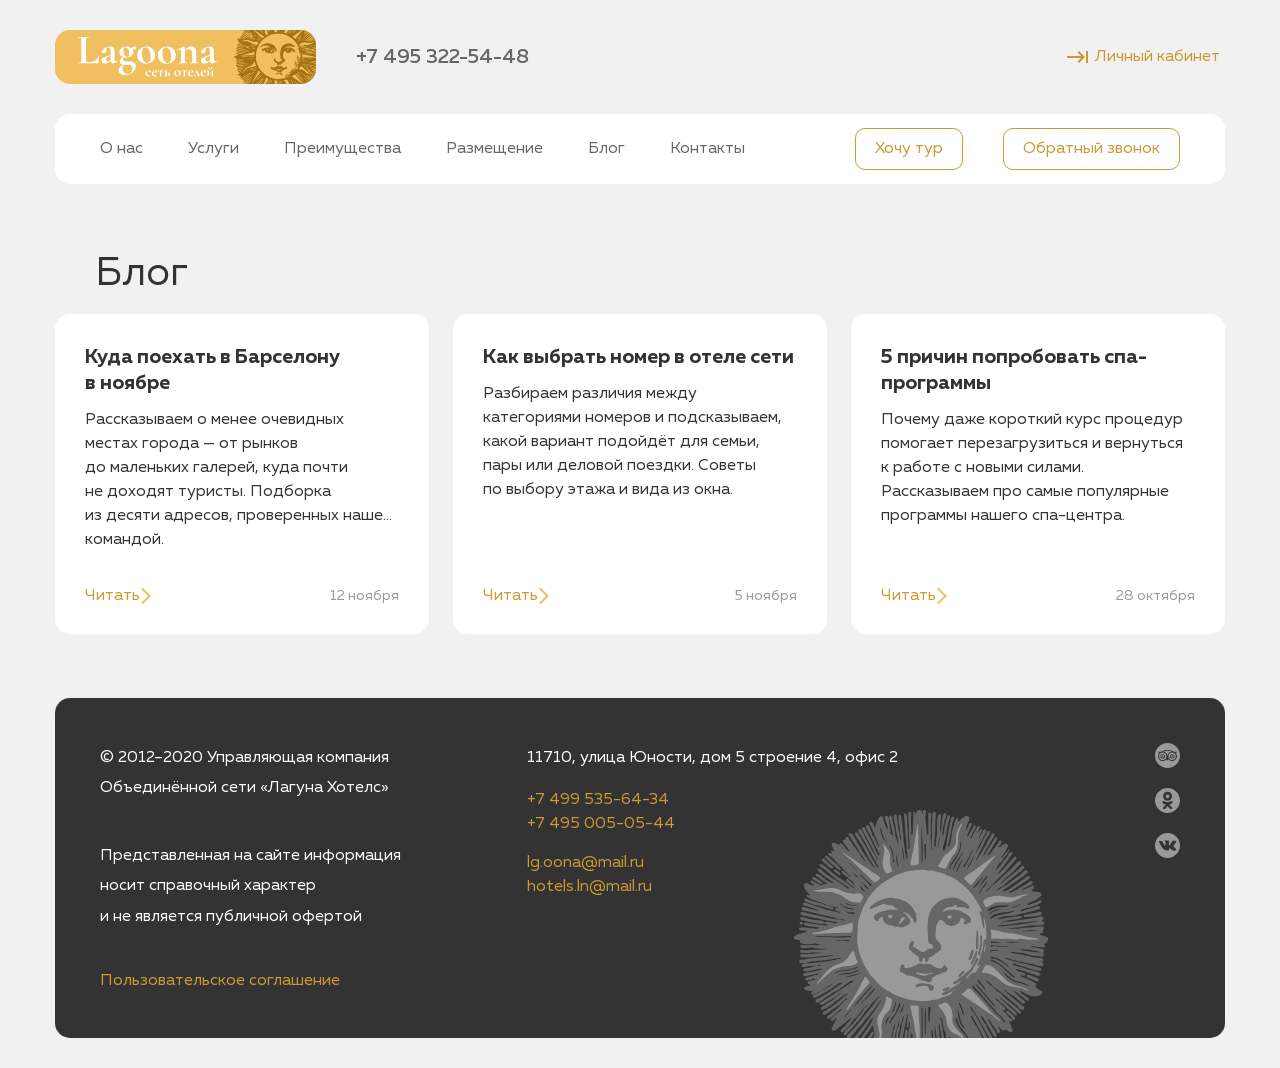
<file: lab4/blog.html>
<!DOCTYPE html>
<html lang="ru">

<head>
  <meta charset="UTF-8">
  <meta name="viewport" content="width=device-width, initial-scale=1.0">
  <title>Блог — Lagoona</title>
  <link rel="stylesheet" href="css/normalize.css">
  <link rel="stylesheet" href="css/style.css">
</head>

<body>
  <header class="header">
    <div class="container">
      <div class="header__top flex">
        <a class="header__logo" href="index.html">
          <img src="./img/logo.svg" class="header__logo-img" alt="Лагуна - сеть отелей">
        </a>
        <a class="header__tel link" href="tel:+74953225448">
          +7&nbsp;495 322-54-48
        </a>
        <a class="header__profile link" href="#">
          Личный кабинет
        </a>
      </div>
      <div class="header__bottom flex">
        <nav class="header__nav">
          <ul class="header__list flex list-reset">
            <li class="header__list-item">
              <a href="index.html#info" class="header__list-link">О нас</a>
            </li>
            <li class="header__list-item">
              <a href="index.html#services" class="header__list-link">Услуги</a>
            </li>
            <li class="header__list-item">
              <a href="index.html#benefits" class="header__list-link">Преимущества</a>
            </li>
            <li class="header__list-item">
              <a href="index.html#placement" class="header__list-link">Размещение</a>
            </li>
            <li class="header__list-item">
              <a href="blog.html" class="header__list-link">Блог</a>
            </li>
            <li class="header__list-item">
              <a href="index.html#contacts" class="header__list-link">Контакты</a>
            </li>
          </ul>
        </nav>
        <button class="btn header__btn-tour">
          Хочу тур
        </button>
        <button class="btn header__btn-callback">
          Обратный звонок
        </button>
      </div>
    </div>
  </header>

  <main class="main">
    <section class="main-section">
      <div class="container">
        <h1 class="section__title">
          Блог
        </h1>
        <ul class="post__list flex list-reset">
          <li class="post__card">
            <h2 class="post__title">Куда поехать в&nbsp;Барселону в&nbsp;ноябре</h2>
            <p class="post__text">
              Рассказываем о&nbsp;менее очевидных местах города — от&nbsp;рынков до&nbsp;маленьких
              галерей, куда почти не&nbsp;доходят туристы. Подборка из&nbsp;десяти адресов,
              проверенных нашей командой.
            </p>
            <div class="post__footer">
              <a class="card-link" href="#">Читать</a>
              <p class="post__date">12&nbsp;ноября</p>
            </div>
          </li>
          <li class="post__card">
            <h2 class="post__title">Как выбрать номер в&nbsp;отеле сети</h2>
            <p class="post__text">
              Разбираем различия между категориями номеров и&nbsp;подсказываем, какой вариант
              подойдёт для семьи, пары или деловой поездки. Советы по&nbsp;выбору этажа
              и&nbsp;вида из&nbsp;окна.
            </p>
            <div class="post__footer">
              <a class="card-link" href="#">Читать</a>
              <p class="post__date">5&nbsp;ноября</p>
            </div>
          </li>
          <li class="post__card">
            <h2 class="post__title">5&nbsp;причин попробовать спа-программы</h2>
            <p class="post__text">
              Почему даже короткий курс процедур помогает перезагрузиться и&nbsp;вернуться
              к&nbsp;работе с&nbsp;новыми силами. Рассказываем про самые популярные
              программы нашего спа-центра.
            </p>
            <div class="post__footer">
              <a class="card-link" href="#">Читать</a>
              <p class="post__date">28&nbsp;октября</p>
            </div>
          </li>
        </ul>
      </div>
    </section>
  </main>

  <footer class="footer">
    <div class="container">
      <div class="footer__box flex">
        <div class="footer__info flex">
          <p class="main-text footer__info-block footer__text">
            &copy;&nbsp;2012&ndash;2020 Управляющая компания Объединённой сети &laquo;Лагуна Хотелс&raquo;
          </p>
          <p class="main-text footer__info-block footer__text">
            Представленная на&nbsp;сайте информация носит справочный характер и&nbsp;не&nbsp;является публичной офертой
          </p>
          <a class="contacts__link contacts__info-text" href="#">
            Пользовательское соглашение
          </a>
        </div>
        <div class="footer__contacts">
          <ul class="footer__contacts-list list-reset">
            <li class="footer__contacts-item">
              <span class="footer__text">
                11710, улица Юности, дом 5&nbsp;строение&nbsp;4, офис&nbsp;2
              </span>
            </li>
            <li class="footer__contacts-item">
              <p class="main-text contacts__info-text">
                <a href="tel:+74995356434" class="contacts__link contacts__info-text">
                  +7&nbsp;499 535-64-34
                </a>
              </p>
              <p class="main-text contacts__info-text">
                <a href="tel:+74950050544" class="contacts__link contacts__info-text">
                  +7&nbsp;495 005-05-44
                </a>
              </p>
            </li>
            <li class="footer__contacts-item">
              <p class="main-text contacts__info-text">
                <a class="contacts__link contacts__info-text" href="mailto:lg.oona@mail.ru">
                  lg.oona@mail.ru
                </a>
              </p>
              <p class="main-text contacts__info-text">
                <a class="contacts__link contacts__info-text" href="mailto:hotels.ln@mail.ru">
                  hotels.ln@mail.ru
                </a>
              </p>
            </li>
          </ul>
        </div>
        <div class="footer__links">
          <ul class="footer__links-list list-reset">
            <li class="footer__links-item">
              <a class="footer__icon-links" href="#">
                <img class="footer__link-logo" src="./img/Tripadvisor.svg" alt="Tripadvisor">
              </a>
            </li>
            <li class="footer__links-item">
              <a class="footer__icon-links" href="#">
                <img class="footer__link-logo" src="./img/ok.svg" alt="Одноклассники">
              </a>
            </li>
            <li class="footer__links-item">
              <a class="footer__icon-links" href="#">
                <img class="footer__link-logo" src="./img/vk.svg" alt="ВКонтакте">
              </a>
            </li>
          </ul>
        </div>
      </div>
    </div>
  </footer>
</body>

</html>
</file>
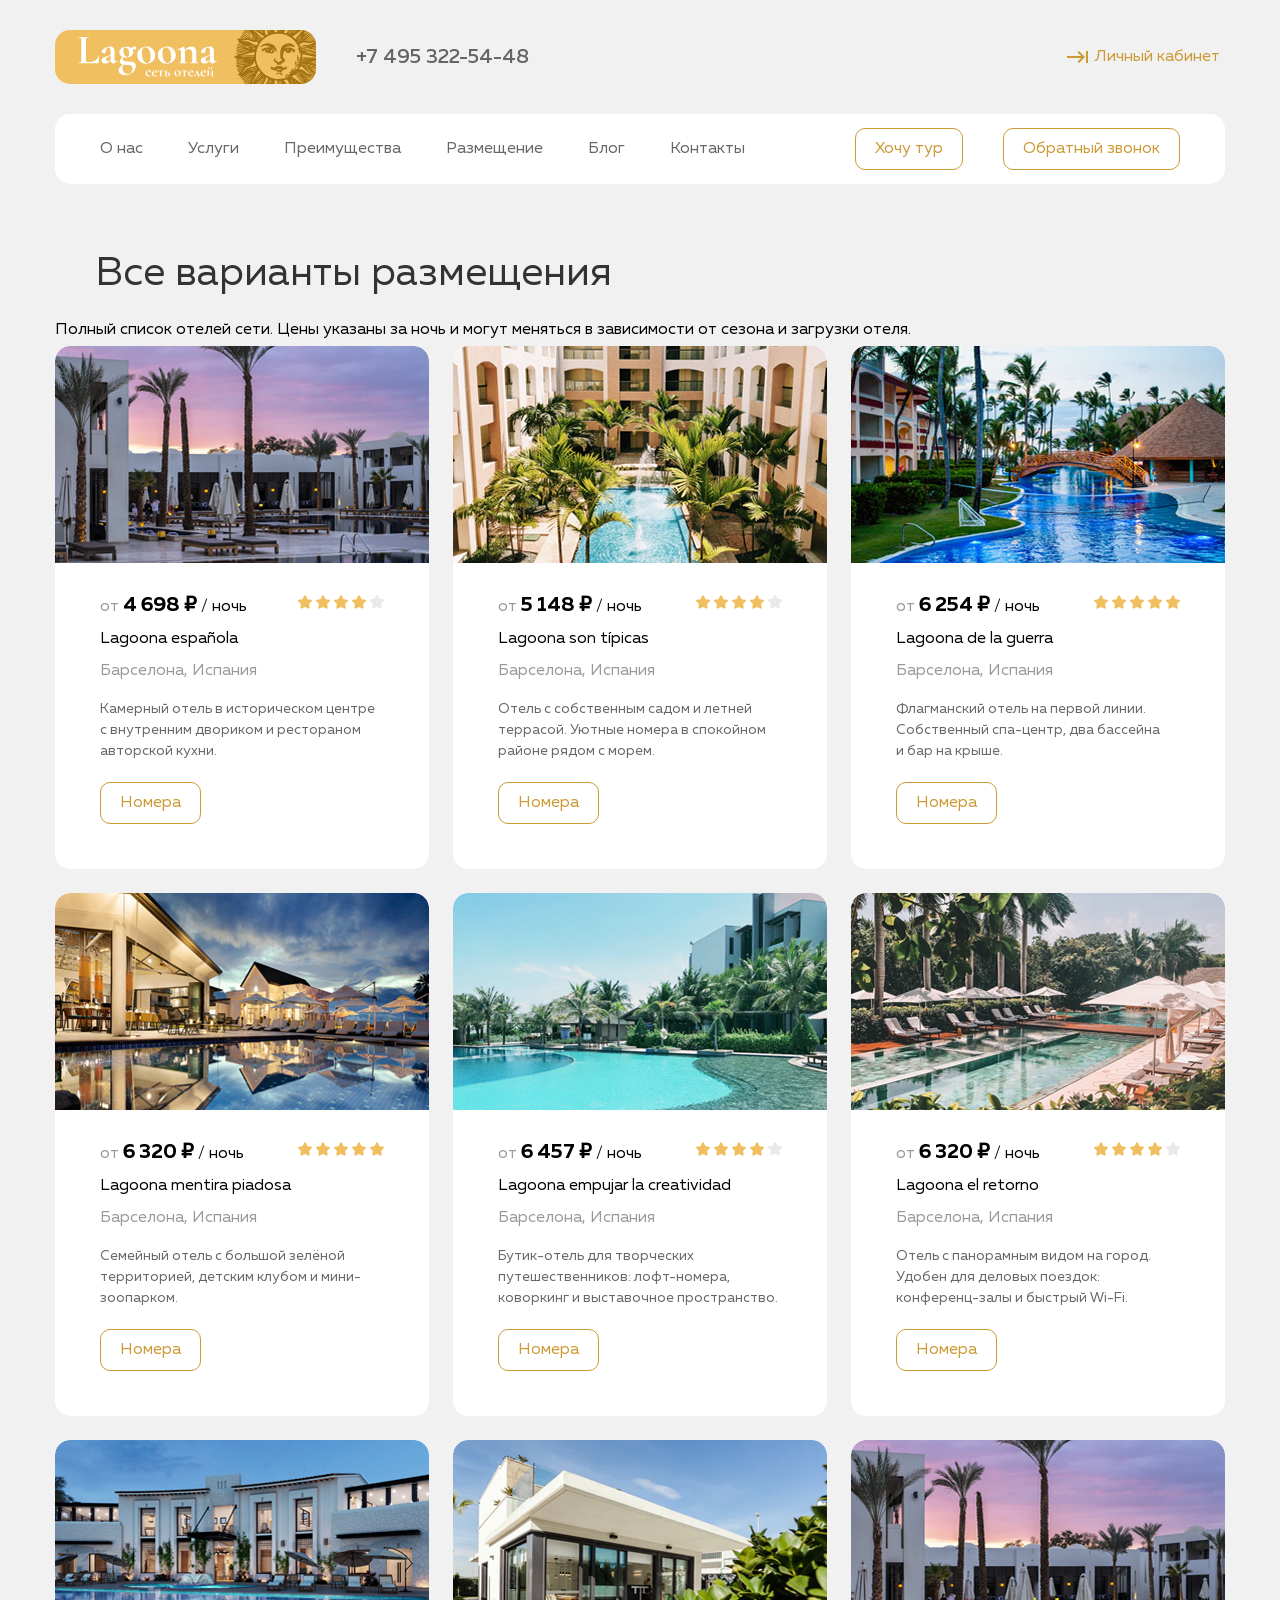
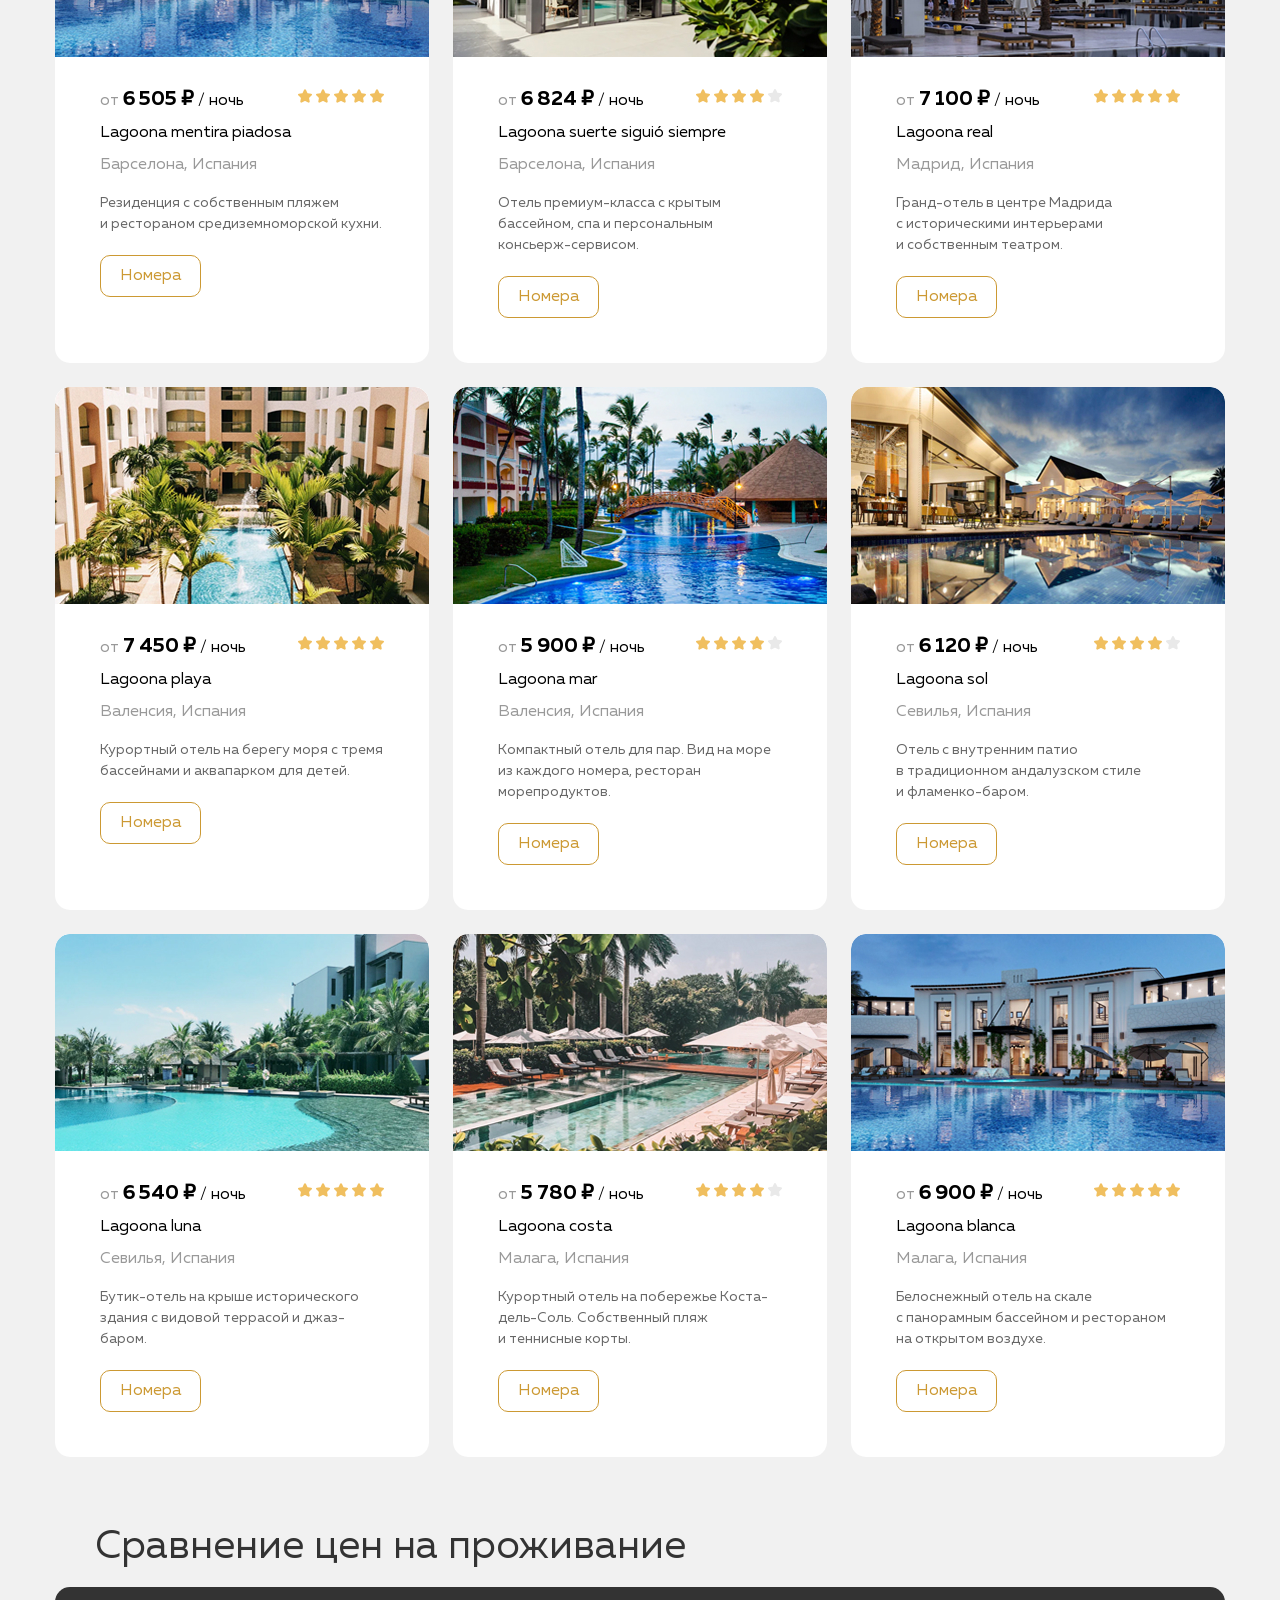
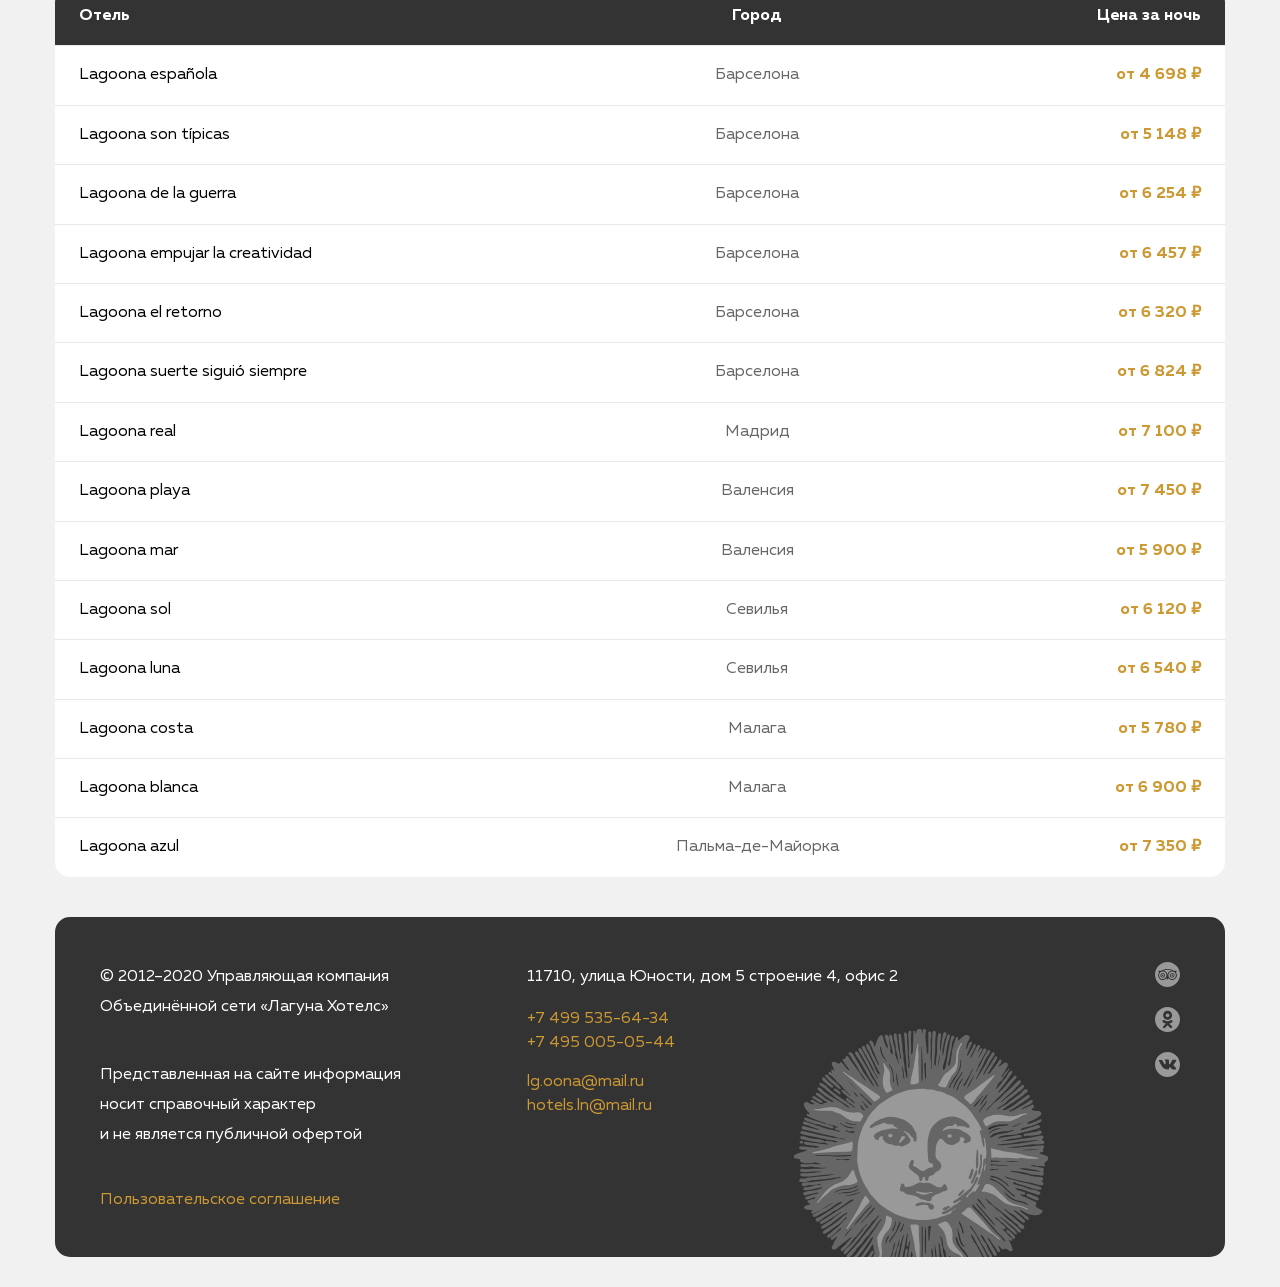
<file: lab4/hotels.html>
<!DOCTYPE html>
<html lang="ru">

<head>
  <meta charset="UTF-8">
  <meta name="viewport" content="width=device-width, initial-scale=1.0">
  <title>Все варианты размещения — Lagoona</title>
  <link rel="stylesheet" href="css/normalize.css">
  <link rel="stylesheet" href="css/style.css">
</head>

<body>
  <header class="header">
    <div class="container">
      <div class="header__top flex">
        <a class="header__logo" href="index.html">
          <img src="./img/logo.svg" class="header__logo-img" alt="Лагуна - сеть отелей">
        </a>
        <a class="header__tel link" href="tel:+74953225448">
          +7&nbsp;495 322-54-48
        </a>
        <a class="header__profile link" href="#">
          Личный кабинет
        </a>
      </div>
      <div class="header__bottom flex">
        <nav class="header__nav">
          <ul class="header__list flex list-reset">
            <li class="header__list-item">
              <a href="index.html#info" class="header__list-link">О нас</a>
            </li>
            <li class="header__list-item">
              <a href="index.html#services" class="header__list-link">Услуги</a>
            </li>
            <li class="header__list-item">
              <a href="index.html#benefits" class="header__list-link">Преимущества</a>
            </li>
            <li class="header__list-item">
              <a href="index.html#placement" class="header__list-link">Размещение</a>
            </li>
            <li class="header__list-item">
              <a href="blog.html" class="header__list-link">Блог</a>
            </li>
            <li class="header__list-item">
              <a href="index.html#contacts" class="header__list-link">Контакты</a>
            </li>
          </ul>
        </nav>
        <button class="btn header__btn-tour">
          Хочу тур
        </button>
        <button class="btn header__btn-callback">
          Обратный звонок
        </button>
      </div>
    </div>
  </header>

  <main class="main">
    <section class="main-section">
      <div class="container">
        <h1 class="section__title">
          Все варианты размещения
        </h1>
        <p class="page-intro main-text">
          Полный список отелей сети. Цены указаны за&nbsp;ночь и&nbsp;могут меняться
          в&nbsp;зависимости от&nbsp;сезона и&nbsp;загрузки отеля.
        </p>
        <ul class="placement__list placement__list_grid list-reset">
          <li class="placement__item">
            <img class="placement__img" src="./img/placement-1.jpg" alt="Изображение места отдыха">
            <div class="placement__out-image">
              <div class="placement__rating flex">
                <span class="placement__cost-start">от</span>
                <span class="placement__cost-num">4&nbsp;698&nbsp;₽</span>
                <span class="placement__cost-end">/ ночь</span>
                <div class="placement__stars">
                  <img src="./img/rating-star.svg" alt="Рейтинг 4 из 5">
                  <img src="./img/rating-star.svg" alt="">
                  <img src="./img/rating-star.svg" alt="">
                  <img src="./img/rating-star.svg" alt="">
                  <img src="./img/rating-star-empty.svg" alt="">
                </div>
              </div>
              <p class="placement__name main-text">Lagoona espa&ntilde;ola</p>
              <p class="placement__town main-text">Барселона, Испания</p>
              <p class="placement__desc main-text">
                Камерный отель в&nbsp;историческом центре с&nbsp;внутренним двориком и&nbsp;рестораном авторской кухни.
              </p>
              <button class="btn placement__btn">Номера</button>
            </div>
          </li>
          <li class="placement__item">
            <img class="placement__img" src="./img/placement-2.jpg" alt="Изображение места отдыха">
            <div class="placement__out-image">
              <div class="placement__rating flex">
                <span class="placement__cost-start">от</span>
                <span class="placement__cost-num">5&nbsp;148&nbsp;₽</span>
                <span class="placement__cost-end">/ ночь</span>
                <div class="placement__stars">
                  <img src="./img/rating-star.svg" alt="Рейтинг 4 из 5">
                  <img src="./img/rating-star.svg" alt="">
                  <img src="./img/rating-star.svg" alt="">
                  <img src="./img/rating-star.svg" alt="">
                  <img src="./img/rating-star-empty.svg" alt="">
                </div>
              </div>
              <p class="placement__name main-text">Lagoona son t&iacute;picas</p>
              <p class="placement__town main-text">Барселона, Испания</p>
              <p class="placement__desc main-text">
                Отель с&nbsp;собственным садом и&nbsp;летней террасой. Уютные номера в&nbsp;спокойном районе рядом с&nbsp;морем.
              </p>
              <button class="btn placement__btn">Номера</button>
            </div>
          </li>
          <li class="placement__item">
            <img class="placement__img" src="./img/placement-3.jpg" alt="Изображение места отдыха">
            <div class="placement__out-image">
              <div class="placement__rating flex">
                <span class="placement__cost-start">от</span>
                <span class="placement__cost-num">6&nbsp;254&nbsp;₽</span>
                <span class="placement__cost-end">/ ночь</span>
                <div class="placement__stars">
                  <img src="./img/rating-star.svg" alt="Рейтинг 5 из 5">
                  <img src="./img/rating-star.svg" alt="">
                  <img src="./img/rating-star.svg" alt="">
                  <img src="./img/rating-star.svg" alt="">
                  <img src="./img/rating-star.svg" alt="">
                </div>
              </div>
              <p class="placement__name main-text">Lagoona de&nbsp;la&nbsp;guerra</p>
              <p class="placement__town main-text">Барселона, Испания</p>
              <p class="placement__desc main-text">
                Флагманский отель на&nbsp;первой линии. Собственный спа-центр, два бассейна и&nbsp;бар на&nbsp;крыше.
              </p>
              <button class="btn placement__btn">Номера</button>
            </div>
          </li>
          <li class="placement__item">
            <img class="placement__img" src="./img/placement-4.jpg" alt="Изображение места отдыха">
            <div class="placement__out-image">
              <div class="placement__rating flex">
                <span class="placement__cost-start">от</span>
                <span class="placement__cost-num">6&nbsp;320&nbsp;₽</span>
                <span class="placement__cost-end">/ ночь</span>
                <div class="placement__stars">
                  <img src="./img/rating-star.svg" alt="Рейтинг 5 из 5">
                  <img src="./img/rating-star.svg" alt="">
                  <img src="./img/rating-star.svg" alt="">
                  <img src="./img/rating-star.svg" alt="">
                  <img src="./img/rating-star.svg" alt="">
                </div>
              </div>
              <p class="placement__name main-text">Lagoona mentira piadosa</p>
              <p class="placement__town main-text">Барселона, Испания</p>
              <p class="placement__desc main-text">
                Семейный отель с&nbsp;большой зелёной территорией, детским клубом и&nbsp;мини-зоопарком.
              </p>
              <button class="btn placement__btn">Номера</button>
            </div>
          </li>
          <li class="placement__item">
            <img class="placement__img" src="./img/placement-5.jpg" alt="Изображение места отдыха">
            <div class="placement__out-image">
              <div class="placement__rating flex">
                <span class="placement__cost-start">от</span>
                <span class="placement__cost-num">6&nbsp;457&nbsp;₽</span>
                <span class="placement__cost-end">/ ночь</span>
                <div class="placement__stars">
                  <img src="./img/rating-star.svg" alt="Рейтинг 4 из 5">
                  <img src="./img/rating-star.svg" alt="">
                  <img src="./img/rating-star.svg" alt="">
                  <img src="./img/rating-star.svg" alt="">
                  <img src="./img/rating-star-empty.svg" alt="">
                </div>
              </div>
              <p class="placement__name main-text">Lagoona empujar la&nbsp;creatividad</p>
              <p class="placement__town main-text">Барселона, Испания</p>
              <p class="placement__desc main-text">
                Бутик-отель для творческих путешественников: лофт-номера, коворкинг и&nbsp;выставочное пространство.
              </p>
              <button class="btn placement__btn">Номера</button>
            </div>
          </li>
          <li class="placement__item">
            <img class="placement__img" src="./img/placement-6.jpg" alt="Изображение места отдыха">
            <div class="placement__out-image">
              <div class="placement__rating flex">
                <span class="placement__cost-start">от</span>
                <span class="placement__cost-num">6&nbsp;320&nbsp;₽</span>
                <span class="placement__cost-end">/ ночь</span>
                <div class="placement__stars">
                  <img src="./img/rating-star.svg" alt="Рейтинг 4 из 5">
                  <img src="./img/rating-star.svg" alt="">
                  <img src="./img/rating-star.svg" alt="">
                  <img src="./img/rating-star.svg" alt="">
                  <img src="./img/rating-star-empty.svg" alt="">
                </div>
              </div>
              <p class="placement__name main-text">Lagoona el&nbsp;retorno</p>
              <p class="placement__town main-text">Барселона, Испания</p>
              <p class="placement__desc main-text">
                Отель с&nbsp;панорамным видом на&nbsp;город. Удобен для деловых поездок: конференц-залы и&nbsp;быстрый Wi-Fi.
              </p>
              <button class="btn placement__btn">Номера</button>
            </div>
          </li>
          <li class="placement__item">
            <img class="placement__img" src="./img/placement-7.jpg" alt="Изображение места отдыха">
            <div class="placement__out-image">
              <div class="placement__rating flex">
                <span class="placement__cost-start">от</span>
                <span class="placement__cost-num">6&nbsp;505&nbsp;₽</span>
                <span class="placement__cost-end">/ ночь</span>
                <div class="placement__stars">
                  <img src="./img/rating-star.svg" alt="Рейтинг 5 из 5">
                  <img src="./img/rating-star.svg" alt="">
                  <img src="./img/rating-star.svg" alt="">
                  <img src="./img/rating-star.svg" alt="">
                  <img src="./img/rating-star.svg" alt="">
                </div>
              </div>
              <p class="placement__name main-text">Lagoona mentira piadosa</p>
              <p class="placement__town main-text">Барселона, Испания</p>
              <p class="placement__desc main-text">
                Резиденция с&nbsp;собственным пляжем и&nbsp;рестораном средиземноморской кухни.
              </p>
              <button class="btn placement__btn">Номера</button>
            </div>
          </li>
          <li class="placement__item">
            <img class="placement__img" src="./img/placement-8.jpg" alt="Изображение места отдыха">
            <div class="placement__out-image">
              <div class="placement__rating flex">
                <span class="placement__cost-start">от</span>
                <span class="placement__cost-num">6&nbsp;824&nbsp;₽</span>
                <span class="placement__cost-end">/ ночь</span>
                <div class="placement__stars">
                  <img src="./img/rating-star.svg" alt="Рейтинг 4 из 5">
                  <img src="./img/rating-star.svg" alt="">
                  <img src="./img/rating-star.svg" alt="">
                  <img src="./img/rating-star.svg" alt="">
                  <img src="./img/rating-star-empty.svg" alt="">
                </div>
              </div>
              <p class="placement__name main-text">Lagoona suerte sigui&oacute; siempre</p>
              <p class="placement__town main-text">Барселона, Испания</p>
              <p class="placement__desc main-text">
                Отель премиум-класса с&nbsp;крытым бассейном, спа и&nbsp;персональным консьерж-сервисом.
              </p>
              <button class="btn placement__btn">Номера</button>
            </div>
          </li>
          <li class="placement__item">
            <img class="placement__img" src="./img/placement-1.jpg" alt="Изображение места отдыха">
            <div class="placement__out-image">
              <div class="placement__rating flex">
                <span class="placement__cost-start">от</span>
                <span class="placement__cost-num">7&nbsp;100&nbsp;₽</span>
                <span class="placement__cost-end">/ ночь</span>
                <div class="placement__stars">
                  <img src="./img/rating-star.svg" alt="Рейтинг 5 из 5">
                  <img src="./img/rating-star.svg" alt="">
                  <img src="./img/rating-star.svg" alt="">
                  <img src="./img/rating-star.svg" alt="">
                  <img src="./img/rating-star.svg" alt="">
                </div>
              </div>
              <p class="placement__name main-text">Lagoona real</p>
              <p class="placement__town main-text">Мадрид, Испания</p>
              <p class="placement__desc main-text">
                Гранд-отель в&nbsp;центре Мадрида с&nbsp;историческими интерьерами и&nbsp;собственным театром.
              </p>
              <button class="btn placement__btn">Номера</button>
            </div>
          </li>
          <li class="placement__item">
            <img class="placement__img" src="./img/placement-2.jpg" alt="Изображение места отдыха">
            <div class="placement__out-image">
              <div class="placement__rating flex">
                <span class="placement__cost-start">от</span>
                <span class="placement__cost-num">7&nbsp;450&nbsp;₽</span>
                <span class="placement__cost-end">/ ночь</span>
                <div class="placement__stars">
                  <img src="./img/rating-star.svg" alt="Рейтинг 5 из 5">
                  <img src="./img/rating-star.svg" alt="">
                  <img src="./img/rating-star.svg" alt="">
                  <img src="./img/rating-star.svg" alt="">
                  <img src="./img/rating-star.svg" alt="">
                </div>
              </div>
              <p class="placement__name main-text">Lagoona playa</p>
              <p class="placement__town main-text">Валенсия, Испания</p>
              <p class="placement__desc main-text">
                Курортный отель на&nbsp;берегу моря с&nbsp;тремя бассейнами и&nbsp;аквапарком для детей.
              </p>
              <button class="btn placement__btn">Номера</button>
            </div>
          </li>
          <li class="placement__item">
            <img class="placement__img" src="./img/placement-3.jpg" alt="Изображение места отдыха">
            <div class="placement__out-image">
              <div class="placement__rating flex">
                <span class="placement__cost-start">от</span>
                <span class="placement__cost-num">5&nbsp;900&nbsp;₽</span>
                <span class="placement__cost-end">/ ночь</span>
                <div class="placement__stars">
                  <img src="./img/rating-star.svg" alt="Рейтинг 4 из 5">
                  <img src="./img/rating-star.svg" alt="">
                  <img src="./img/rating-star.svg" alt="">
                  <img src="./img/rating-star.svg" alt="">
                  <img src="./img/rating-star-empty.svg" alt="">
                </div>
              </div>
              <p class="placement__name main-text">Lagoona mar</p>
              <p class="placement__town main-text">Валенсия, Испания</p>
              <p class="placement__desc main-text">
                Компактный отель для пар. Вид на&nbsp;море из&nbsp;каждого номера, ресторан морепродуктов.
              </p>
              <button class="btn placement__btn">Номера</button>
            </div>
          </li>
          <li class="placement__item">
            <img class="placement__img" src="./img/placement-4.jpg" alt="Изображение места отдыха">
            <div class="placement__out-image">
              <div class="placement__rating flex">
                <span class="placement__cost-start">от</span>
                <span class="placement__cost-num">6&nbsp;120&nbsp;₽</span>
                <span class="placement__cost-end">/ ночь</span>
                <div class="placement__stars">
                  <img src="./img/rating-star.svg" alt="Рейтинг 4 из 5">
                  <img src="./img/rating-star.svg" alt="">
                  <img src="./img/rating-star.svg" alt="">
                  <img src="./img/rating-star.svg" alt="">
                  <img src="./img/rating-star-empty.svg" alt="">
                </div>
              </div>
              <p class="placement__name main-text">Lagoona sol</p>
              <p class="placement__town main-text">Севилья, Испания</p>
              <p class="placement__desc main-text">
                Отель с&nbsp;внутренним патио в&nbsp;традиционном андалузском стиле и&nbsp;фламенко-баром.
              </p>
              <button class="btn placement__btn">Номера</button>
            </div>
          </li>
          <li class="placement__item">
            <img class="placement__img" src="./img/placement-5.jpg" alt="Изображение места отдыха">
            <div class="placement__out-image">
              <div class="placement__rating flex">
                <span class="placement__cost-start">от</span>
                <span class="placement__cost-num">6&nbsp;540&nbsp;₽</span>
                <span class="placement__cost-end">/ ночь</span>
                <div class="placement__stars">
                  <img src="./img/rating-star.svg" alt="Рейтинг 5 из 5">
                  <img src="./img/rating-star.svg" alt="">
                  <img src="./img/rating-star.svg" alt="">
                  <img src="./img/rating-star.svg" alt="">
                  <img src="./img/rating-star.svg" alt="">
                </div>
              </div>
              <p class="placement__name main-text">Lagoona luna</p>
              <p class="placement__town main-text">Севилья, Испания</p>
              <p class="placement__desc main-text">
                Бутик-отель на&nbsp;крыше исторического здания с&nbsp;видовой террасой и&nbsp;джаз-баром.
              </p>
              <button class="btn placement__btn">Номера</button>
            </div>
          </li>
          <li class="placement__item">
            <img class="placement__img" src="./img/placement-6.jpg" alt="Изображение места отдыха">
            <div class="placement__out-image">
              <div class="placement__rating flex">
                <span class="placement__cost-start">от</span>
                <span class="placement__cost-num">5&nbsp;780&nbsp;₽</span>
                <span class="placement__cost-end">/ ночь</span>
                <div class="placement__stars">
                  <img src="./img/rating-star.svg" alt="Рейтинг 4 из 5">
                  <img src="./img/rating-star.svg" alt="">
                  <img src="./img/rating-star.svg" alt="">
                  <img src="./img/rating-star.svg" alt="">
                  <img src="./img/rating-star-empty.svg" alt="">
                </div>
              </div>
              <p class="placement__name main-text">Lagoona costa</p>
              <p class="placement__town main-text">Малага, Испания</p>
              <p class="placement__desc main-text">
                Курортный отель на&nbsp;побережье Коста-дель-Соль. Собственный пляж и&nbsp;теннисные корты.
              </p>
              <button class="btn placement__btn">Номера</button>
            </div>
          </li>
          <li class="placement__item">
            <img class="placement__img" src="./img/placement-7.jpg" alt="Изображение места отдыха">
            <div class="placement__out-image">
              <div class="placement__rating flex">
                <span class="placement__cost-start">от</span>
                <span class="placement__cost-num">6&nbsp;900&nbsp;₽</span>
                <span class="placement__cost-end">/ ночь</span>
                <div class="placement__stars">
                  <img src="./img/rating-star.svg" alt="Рейтинг 5 из 5">
                  <img src="./img/rating-star.svg" alt="">
                  <img src="./img/rating-star.svg" alt="">
                  <img src="./img/rating-star.svg" alt="">
                  <img src="./img/rating-star.svg" alt="">
                </div>
              </div>
              <p class="placement__name main-text">Lagoona blanca</p>
              <p class="placement__town main-text">Малага, Испания</p>
              <p class="placement__desc main-text">
                Белоснежный отель на&nbsp;скале с&nbsp;панорамным бассейном и&nbsp;рестораном на&nbsp;открытом воздухе.
              </p>
              <button class="btn placement__btn">Номера</button>
            </div>
          </li>
        </ul>
      </div>
    </section>
    <section class="main-section" id="price-table">
      <div class="container">
        <h2 class="section__title">
          Сравнение цен на проживание
        </h2>
        <table class="price-table">
          <thead class="price-table__head">
            <tr class="price-table__row">
              <th class="price-table__header">Отель</th>
              <th class="price-table__header">Город</th>
              <th class="price-table__header">Цена за&nbsp;ночь</th>
            </tr>
          </thead>
          <tbody class="price-table__body">
            <tr class="price-table__row">
              <td class="price-table__cell">Lagoona espa&ntilde;ola</td>
              <td class="price-table__cell">Барселона</td>
              <td class="price-table__cell price-table__cell_accent">от&nbsp;4&nbsp;698&nbsp;₽</td>
            </tr>
            <tr class="price-table__row">
              <td class="price-table__cell">Lagoona son t&iacute;picas</td>
              <td class="price-table__cell">Барселона</td>
              <td class="price-table__cell price-table__cell_accent">от&nbsp;5&nbsp;148&nbsp;₽</td>
            </tr>
            <tr class="price-table__row">
              <td class="price-table__cell">Lagoona de&nbsp;la&nbsp;guerra</td>
              <td class="price-table__cell">Барселона</td>
              <td class="price-table__cell price-table__cell_accent">от&nbsp;6&nbsp;254&nbsp;₽</td>
            </tr>
            <tr class="price-table__row">
              <td class="price-table__cell">Lagoona empujar la&nbsp;creatividad</td>
              <td class="price-table__cell">Барселона</td>
              <td class="price-table__cell price-table__cell_accent">от&nbsp;6&nbsp;457&nbsp;₽</td>
            </tr>
            <tr class="price-table__row">
              <td class="price-table__cell">Lagoona el&nbsp;retorno</td>
              <td class="price-table__cell">Барселона</td>
              <td class="price-table__cell price-table__cell_accent">от&nbsp;6&nbsp;320&nbsp;₽</td>
            </tr>
            <tr class="price-table__row">
              <td class="price-table__cell">Lagoona suerte sigui&oacute; siempre</td>
              <td class="price-table__cell">Барселона</td>
              <td class="price-table__cell price-table__cell_accent">от&nbsp;6&nbsp;824&nbsp;₽</td>
            </tr>
            <tr class="price-table__row">
              <td class="price-table__cell">Lagoona real</td>
              <td class="price-table__cell">Мадрид</td>
              <td class="price-table__cell price-table__cell_accent">от&nbsp;7&nbsp;100&nbsp;₽</td>
            </tr>
            <tr class="price-table__row">
              <td class="price-table__cell">Lagoona playa</td>
              <td class="price-table__cell">Валенсия</td>
              <td class="price-table__cell price-table__cell_accent">от&nbsp;7&nbsp;450&nbsp;₽</td>
            </tr>
            <tr class="price-table__row">
              <td class="price-table__cell">Lagoona mar</td>
              <td class="price-table__cell">Валенсия</td>
              <td class="price-table__cell price-table__cell_accent">от&nbsp;5&nbsp;900&nbsp;₽</td>
            </tr>
            <tr class="price-table__row">
              <td class="price-table__cell">Lagoona sol</td>
              <td class="price-table__cell">Севилья</td>
              <td class="price-table__cell price-table__cell_accent">от&nbsp;6&nbsp;120&nbsp;₽</td>
            </tr>
            <tr class="price-table__row">
              <td class="price-table__cell">Lagoona luna</td>
              <td class="price-table__cell">Севилья</td>
              <td class="price-table__cell price-table__cell_accent">от&nbsp;6&nbsp;540&nbsp;₽</td>
            </tr>
            <tr class="price-table__row">
              <td class="price-table__cell">Lagoona costa</td>
              <td class="price-table__cell">Малага</td>
              <td class="price-table__cell price-table__cell_accent">от&nbsp;5&nbsp;780&nbsp;₽</td>
            </tr>
            <tr class="price-table__row">
              <td class="price-table__cell">Lagoona blanca</td>
              <td class="price-table__cell">Малага</td>
              <td class="price-table__cell price-table__cell_accent">от&nbsp;6&nbsp;900&nbsp;₽</td>
            </tr>
            <tr class="price-table__row">
              <td class="price-table__cell">Lagoona azul</td>
              <td class="price-table__cell">Пальма-де-Майорка</td>
              <td class="price-table__cell price-table__cell_accent">от&nbsp;7&nbsp;350&nbsp;₽</td>
            </tr>
          </tbody>
        </table>
      </div>
    </section>
  </main>

  <footer class="footer">
    <div class="container">
      <div class="footer__box flex">
        <div class="footer__info flex">
          <p class="main-text footer__info-block footer__text">
            &copy;&nbsp;2012&ndash;2020 Управляющая компания Объединённой сети &laquo;Лагуна Хотелс&raquo;
          </p>
          <p class="main-text footer__info-block footer__text">
            Представленная на&nbsp;сайте информация носит справочный характер и&nbsp;не&nbsp;является публичной офертой
          </p>
          <a class="contacts__link contacts__info-text" href="#">
            Пользовательское соглашение
          </a>
        </div>
        <div class="footer__contacts">
          <ul class="footer__contacts-list list-reset">
            <li class="footer__contacts-item">
              <span class="footer__text">
                11710, улица Юности, дом 5&nbsp;строение&nbsp;4, офис&nbsp;2
              </span>
            </li>
            <li class="footer__contacts-item">
              <p class="main-text contacts__info-text">
                <a href="tel:+74995356434" class="contacts__link contacts__info-text">
                  +7&nbsp;499 535-64-34
                </a>
              </p>
              <p class="main-text contacts__info-text">
                <a href="tel:+74950050544" class="contacts__link contacts__info-text">
                  +7&nbsp;495 005-05-44
                </a>
              </p>
            </li>
            <li class="footer__contacts-item">
              <p class="main-text contacts__info-text">
                <a class="contacts__link contacts__info-text" href="mailto:lg.oona@mail.ru">
                  lg.oona@mail.ru
                </a>
              </p>
              <p class="main-text contacts__info-text">
                <a class="contacts__link contacts__info-text" href="mailto:hotels.ln@mail.ru">
                  hotels.ln@mail.ru
                </a>
              </p>
            </li>
          </ul>
        </div>
        <div class="footer__links">
          <ul class="footer__links-list list-reset">
            <li class="footer__links-item">
              <a class="footer__icon-links" href="#">
                <img class="footer__link-logo" src="./img/Tripadvisor.svg" alt="Tripadvisor">
              </a>
            </li>
            <li class="footer__links-item">
              <a class="footer__icon-links" href="#">
                <img class="footer__link-logo" src="./img/ok.svg" alt="Одноклассники">
              </a>
            </li>
            <li class="footer__links-item">
              <a class="footer__icon-links" href="#">
                <img class="footer__link-logo" src="./img/vk.svg" alt="ВКонтакте">
              </a>
            </li>
          </ul>
        </div>
      </div>
    </div>
  </footer>
</body>

</html>
</file>
<file: lab2/css/style.css>
html {
  box-sizing: border-box;
  line-height: 1;
  overflow-y: scroll;
}

*,
*::before,
*::after {
  box-sizing: inherit;
}

a {
  color: inherit;
  text-decoration: none;
}

img {
  max-width: 100%;
}

@font-face {
  font-family: "Muller";
  src: local('Muller-Light'), url('../fonts/MullerLight.woff2') format("woff2"), url('../fonts/MullerLight.woff') format("woff");
  font-weight: 300;
  font-style: normal;
  font-display: swap;
}

@font-face {
  font-family: "Muller";
  src: local('Muller-Regular'), url('../fonts/MullerRegular.woff2') format("woff2"), url('../fonts/MullerRegular.woff') format("woff");
  font-weight: 400;
  font-style: normal;
  font-display: swap;
}

@font-face {
  font-family: "Muller";
  src: local('Muller-Regular'), url('../fonts/MullerMedium.woff2') format("woff2"), url('../fonts/MullerMedium.woff') format("woff");
  font-weight: 500;
  font-style: normal;
  font-display: swap;
}

@font-face {
  font-family: "Muller";
  src: local('Muller-Regular'), url('../fonts/MullerBold.woff2') format("woff2"), url('../fonts/MullerBold.woff') format("woff");
  font-weight: 700;
  font-style: normal;
  font-display: swap;
}

body {
  min-width: 1200px;
  font-family: "Muller", sans-serif;
  font-weight: 400;
  font-size: 16px;
  background-color: #F1F1F1;
}

.list-reset {
  margin: 0;
  padding: 0;
  list-style: none;
}

.btn {
  padding: 12px 19px;
  border: 1px solid #c93;
  border-radius: 10px;
  line-height: 1;
  background-color: transparent;
  color: #c93;
  cursor: pointer;
}

.btn:hover {
  background-color: #c93;
  color: #fff;
}

.btn:focus {
  outline: none;
  background-color: #c93;
  color: #fff;
  box-shadow: 0 0 0 3px rgba(204, 153, 51, 0.35);
}

.btn:active {
  border-color: #A47312;
  background-color: #A47312;
  transform: translateY(1px);
}

.flex {
  display: flex;
}

.container {
  width: 1200px;
  padding: 0 15px;
  margin: 0 auto;
}

.main-header {
  margin: 0;
  margin-bottom: 20px;
  margin-left: 40px;
  font-weight: 400;
  font-size: 40px;
  color: #333;
}

.main-text {
  margin: 0;
  line-height: 2;
}

.main-section {
  margin-bottom: 70px;
}

.main-section:last-child {
  margin-bottom: 40px;
}

/* header */

.header {
  margin: 30px 0 70px;
}

.header-top {
  height: 54px;
  align-items: center;
  margin-bottom: 30px;
}

.header-logo {
  height: inherit;
  margin-right: 40px;
}

.header-tel {
  font-size: 20px;
  font-weight: 500;
  color: #666;
}

.header-profile {
  margin-left: auto;
  padding: 5px 5px 5px 29px;
  background-image: url('../img/profile-icon.svg');
  background-position: left center;
  background-repeat: no-repeat;
  color: #c93;
}

.header-bottom {
  padding: 14px 45px;
  align-items: center;
  background-color: #fff;
  border-radius: 15px;
}

.header-nav {
  margin-right: auto;
  color: #666;
}

.header-list-item:not(:last-child) {
  margin-right: 45px;
}

.header-tour {
  margin-right: 40px;
}

/* hero */

.main-offers-list {
  display: grid;
  grid-template-columns: repeat(2, 573px);
  gap: 24px;
}

.main-offers-item {
  flex-direction: column;
  justify-content: flex-end;
  width: auto;
  margin: 0;
  padding: 40px 108px 40px 45px;
  min-height: 258px;
  border-radius: 15px;
  background-repeat: no-repeat;
}

.main-offers-item:first-child {
  background-image: url('../img/Maldives.jpg');
}

.main-offers-item:last-child {
  background-image: url('../img/Crete.jpg');
}

.main-offers-item:nth-last-child(2):nth-child(even) {
  grid-row: span 2;
  background-image: url('../img/lux.jpg');
}

.main-offers-item:nth-last-child(2):nth-child(even) .offers-header {
  font-size: 60px;
}

.main-offers-item:nth-last-child(2):nth-child(even) .offers-cost {
  font-size: 30px;
}

.offers-header {
  margin: 0;
  margin-bottom: 15px;
  font-weight: 700;
  font-size: 40px;
  color: #fff;
}

.offers-cost {
  font-weight: 400;
  font-size: 20px;
  color: #fff;
}

.offers-link {
  margin-top: 47px;
}

.card-link {
  padding-right: 11px;
  background-image: url('../img/link-pointer.svg');
  background-position: right center;
  background-repeat: no-repeat;
  color: #c93;
}

/* info */

.info .main-text {
  max-width: 888px;
}

/* services */

.main-services-list {
  flex-wrap: wrap;
}

.main-services-item {
  width: 573px;
  padding: 191px 126px 35px 45px;
  margin-bottom: 24px;
  border-radius: 15px;
  background-position: top center;
  background-repeat: no-repeat;
  background-color: #fff;
}

.main-services-item:not(:nth-child(2n)) {
  margin-right: 24px;
}

.exclusive {
  background-image: url('../img/services-exlusive.jpg');
}

.rent {
  background-image: url('../img/services-rent.jpg');
}

.relax {
  margin-bottom: 0;
  background-image: url('../img/services-relax.jpg');
}

.parking {
  margin-bottom: 0;
  background-image: url('../img/services-parking.jpg');
}

.services-link {
  font-weight: 500;
  font-size: 20px;
  line-height: 2;
}

/* benefits */

.main-benefits-list {
  flex-wrap: wrap;
}

.main-benefits-item {
  width: 276px;
  padding: 116px 42px 32px 45px;
  margin-bottom: 22px;
  border-radius: 15px;
  background-color: #fff;
  background-position: 45px 40px;
  background-repeat: no-repeat;
}

.main-benefits-item:nth-child(1){
  background-image: url('../img/ben-1.svg');
}

.main-benefits-item:nth-child(2){
  background-image: url('../img/ben-2.svg');
}

.main-benefits-item:nth-child(3){
  background-image: url('../img/ben-3.svg');
}

.main-benefits-item:nth-child(4){
  background-image: url('../img/ben-4.svg');
}

.main-benefits-item:nth-child(5){
  margin-bottom: 0;
  background-image: url('../img/ben-5.svg');
}

.main-benefits-item:nth-child(6){
  margin-bottom: 0;
  background-image: url('../img/ben-6.svg');
}

.main-benefits-item:nth-child(7){
  margin-bottom: 0;
  background-image: url('../img/ben-7.svg');
}

.main-benefits-item:nth-child(8){
  margin-bottom: 0;
  background-image: url('../img/ben-8.svg');
}

.main-benefits-item:not(:nth-child(4n)) {
  margin-right: 22px;
}

/* placement */

.main-placement-list {
  flex-wrap: wrap;
}

.main-placement-item {
  width: 374px;
  margin-bottom: 24px;
  border-radius: 15px;
  overflow: hidden;
  background-color: #fff;
}

.main-placement-item:not(:nth-child(3n)) {
  margin-right: 24px;
}

.main-placement-item:nth-child(7),
.main-placement-item:nth-child(8){
  margin-bottom: 0;
}

.main-placement-item:nth-child(8) {
  margin-bottom: 0;
}

.hotels-main-placement-list .main-placement-item:nth-child(7),
.hotels-main-placement-list .main-placement-item:nth-child(8) {
  margin-bottom: 24px;
}

.hotels-main-placement-list .main-placement-item:nth-child(13),
.hotels-main-placement-list .main-placement-item:nth-child(14) {
  margin-bottom: 0;
}

.main-placement-item:last-child {
  margin-bottom: 0;
  padding: 373px 54px 27px;
  background-image: url('../img/placement-variants.jpg');
  background-repeat: no-repeat;
}

.hotels-main-placement-list .main-placement-item:last-child {
  padding: 0;
  background-image: none;
}

.placement-cost-start {
  margin-top: 4px;
  margin-right: 4px;
  color: #999;
}
.placement-cost-num {
  font-weight: 700;
  font-size: 20px;
}

.placement-cost-end {
  margin-top: 4px;
  margin-left: 4px;
}

.main-placement-stars {
  margin-left: auto;
}

.main-placement-out-image {
  padding: 28px 45px 45px;
}

.placement-name {
  margin: 16px 0;
  line-height: 1;
}

.main-placement-town {
  margin-bottom: 20px;
  line-height: 1;
  color: #999;
}

.placement-link {
  padding-right: 16px;
  font-weight: 500;
  font-size: 20px;
  line-height: 2;
  background-image: url('../img/link-pointer-white.svg');
  background-position: right center;
  background-repeat: no-repeat;
  color: #fff;
}

/* booking */

.booking {
  padding: 45px 0;
  border-radius: 15px;
  background-color: #E9E9E9;
  color: #000;
}

.booking-tab {
  margin: 0 45px;
  padding: 30px 28px 30px;
  border-radius: 15px;
  background-color: #fff;
}

.booking-fieldset {
  margin: 0;
  padding: 0;
  border: 0;
  font-weight: 400;
  font-size: 12px;
  line-height: 1;
}

.booking-select {
  margin-top: 15px;
  margin-right: 41px;
  width: 169px;
  border: 0;
  font-weight: 400;
  font-size: 16px;
}

.booking-date {
  margin-top: 15px;
  margin-right: 41px;
  width: 121px;
  border: 0;
  font-weight: 400;
  font-size: 16px;
}

.booking-num {
  margin-top: 15px;
  margin-right: 41px;
  width: 121px;
  border: 0;
  font-weight: 400;
  font-size: 16px;
}

.booking-button {
  margin-left: auto;
}

/* contacts */

.contacts-box {
  padding: 45px;
  border-radius: 15px;
  background-color: #fff;
}

.contacts-pull {
  flex-direction: column;
  align-items: flex-start;
}

.contacts-list {
  flex-direction: column;
  flex: 1;
  padding-right: 52px;
}

.contacts-item {
  flex-direction: row;
  width: 375px;
  padding-bottom: 23px;
  border-bottom: 1px solid #E9E9E9;
}

.contacts-item:not(:last-child) {
  margin-bottom: 25px;
}

.contacts-header {
  margin: 0;
  line-height: 1;
  font-weight: 700;
  font-size: 20px;
}

.contacts-info-wrapper {
  margin-left: auto;
  width: 229px;
}

.contacts-info-text {
  line-height: 1.5;
}

.contacts-link {
  color: #c93;
}

.contacts-email-spec {
  color: #999;
}

.contacts-button {
  margin-top: auto;
  padding: 27px 30px;
}

/* footer */

.footer-box {
  flex-direction: row;
  margin-bottom: 30px;
  border-radius: 15px;
  background-color: #333;
}

.footer-info {
  flex-direction: column;
  margin: 45px 125px 45px 45px;
}

.footer-info-block:not(:last-child) {
  margin-bottom: 37px;
}

.footer-text {
  line-height: 1.9;
  color: #fff;
}

.footer-contacts {
  min-width: 521px;
  margin-top: 45px;
  margin-right: 107px;
  background-image: url(../img/footer-logo.svg);
  background-position: right bottom;
  background-repeat: no-repeat;
}

.footer-contacts-item:not(:last-child) {
  margin-bottom: 15px;
}

.footer-links {
  margin: 45px 45px 45px 0;
  font-size: 0;
}

.footer-links-item:not(:last-child) {
  margin-bottom: 20px;
}

.footer-link-logo {
  max-width: none;
}

.post-list {
  flex-wrap: wrap;
}

.post-card {
  width: 374px;
  height: 320px;
  display: flex;
  flex-direction: column;
  padding: 30px;
  margin-bottom: 24px;
  border-radius: 15px;
  background-color: #fff;
  box-shadow: 0 4px 20px rgba(0, 0, 0, 0.05);
}

.post-card:not(:nth-child(3n)) {
  margin-right: 24px;
}

.post-card-title {
  margin: 0 0 12px;
  font-size: 20px;
  font-weight: 700;
  line-height: 1.3;
  color: #333;
  display: -webkit-box;
  -webkit-line-clamp: 2;
  -webkit-box-orient: vertical;
  overflow: hidden;
}

.post-card-text {
  flex: 1;
  margin: 0 0 15px;
  line-height: 1.5;
  color: #333;
  display: -webkit-box;
  -webkit-line-clamp: 5;
  -webkit-box-orient: vertical;
  overflow: hidden;
}

.post-card-date {
  margin: 0;
  font-size: 14px;
  line-height: 1;
  color: #999;
}

.post-card-footer {
  display: flex;
  justify-content: space-between;
  align-items: center;
}

.placement-desc {
  margin: 0 0 20px;
  line-height: 1.5;
  font-size: 14px;
  color: #666;
}

/* таблица сравнения цен */

.price-table {
  width: 100%;
  border-collapse: collapse;
  border-radius: 15px;
  overflow: hidden;
  background-color: #fff;
  box-shadow: 0 4px 20px rgba(0, 0, 0, 0.05);
}

.price-table caption {
  padding: 0 0 20px;
  font-size: 22px;
  font-weight: 700;
  color: #333;
  text-align: center;
  caption-side: top;
}

.price-table th,
.price-table td {
  padding: 18px 24px;
  border-bottom: 1px solid #E9E9E9;
  line-height: 1.4;
}

.price-table thead th {
  background-color: #333;
  color: #fff;
  font-weight: 700;
  font-size: 16px;
}

.price-table thead th:nth-child(1),
.price-table tbody td:nth-child(1) {
  text-align: left;
}

.price-table thead th:nth-child(2),
.price-table tbody td:nth-child(2) {
  text-align: center;
}

.price-table thead th:nth-child(3),
.price-table tbody td:nth-child(3) {
  text-align: right;
}

.price-table tbody td:nth-child(2) {
  color: #666;
}

.price-table tbody td:nth-child(3) {
  color: #c93;
  font-weight: 700;
  white-space: nowrap;
}

.price-table tbody tr:last-child td {
  border-bottom: none;
}

.price-table tbody tr:hover td {
  background-color: #F1F1F1;
}
</file>
<file: lab4/css/style.css>
:root {
  --color-accent: #c93;
  --color-accent-hover: #A47312;
  --color-dark: #333;
  --color-gray: #666;
  --color-gray-light: #999;
  --color-bg: #F1F1F1;
  --color-bg-light: #E9E9E9;
  --color-white: #fff;
  --color-border: #E9E9E9;
  --color-focus-shadow: rgba(204, 153, 51, 0.35);
  --color-box-shadow: rgba(0, 0, 0, 0.1);
  --color-mask-opaque: #000;
  
  --font-family: "Muller", sans-serif;
  --font-size-base: 16px;
}

html {
  box-sizing: border-box;
  line-height: 1;
  overflow-y: scroll;
}

*,
*::before,
*::after {
  box-sizing: inherit;
}

a {
  color: inherit;
  text-decoration: none;
}

img {
  max-width: 100%;
}

@font-face {
  font-family: "Muller";
  src: local('Muller-Light'), url('../fonts/MullerLight.woff2') format("woff2"), url('../fonts/MullerLight.woff') format("woff");
  font-weight: 300;
  font-style: normal;
  font-display: swap;
}

@font-face {
  font-family: "Muller";
  src: local('Muller-Regular'), url('../fonts/MullerRegular.woff2') format("woff2"), url('../fonts/MullerRegular.woff') format("woff");
  font-weight: 400;
  font-style: normal;
  font-display: swap;
}

@font-face {
  font-family: "Muller";
  src: local('Muller-Regular'), url('../fonts/MullerMedium.woff2') format("woff2"), url('../fonts/MullerMedium.woff') format("woff");
  font-weight: 500;
  font-style: normal;
  font-display: swap;
}

@font-face {
  font-family: "Muller";
  src: local('Muller-Regular'), url('../fonts/MullerBold.woff2') format("woff2"), url('../fonts/MullerBold.woff') format("woff");
  font-weight: 700;
  font-style: normal;
  font-display: swap;
}

body {
  min-width: 1200px;
  font-family: var(--font-family);
  font-weight: 400;
  font-size: var(--font-size-base);
  background-color: var(--color-bg);
}

.list-reset {
  margin: 0;
  padding: 0;
  list-style: none;
}

.btn {
  padding: 12px 19px;
  border: 1px solid var(--color-accent);
  border-radius: 10px;
  line-height: 1;
  background-color: transparent;
  color: var(--color-accent);
  cursor: pointer;
}

.btn:hover {
  background-color: var(--color-accent);
  color: var(--color-white);
}

.btn:focus {
  outline: none;
  background-color: var(--color-accent);
  color: var(--color-white);
  box-shadow: 0 0 0 3px var(--color-focus-shadow);
}

.btn:active {
  border-color: var(--color-accent-hover);
  background-color: var(--color-accent-hover);
  transform: translateY(1px);
}

.flex {
  display: flex;
}

.container {
  width: 1200px;
  padding: 0 15px;
  margin: 0 auto;
}

.section__title {
  margin: 0;
  margin-bottom: 20px;
  margin-left: 40px;
  font-weight: 400;
  font-size: 40px;
  color: var(--color-dark);
}

.main-text {
  margin: 0;
  line-height: 2;
}

.main-section {
  margin-bottom: 70px;
}

.main-section:last-child {
  margin-bottom: 40px;
}

/* header */

.header {
  margin: 30px 0 70px;
}

.header__top {
  height: 54px;
  align-items: center;
  margin-bottom: 30px;
}

.header__logo {
  height: inherit;
  margin-right: 40px;
}

.header__tel {
  font-size: 20px;
  font-weight: 500;
  color: var(--color-gray);
}

.header__profile {
  margin-left: auto;
  padding: 5px 5px 5px 29px;
  background-image: url('../img/profile-icon.svg');
  background-position: left center;
  background-repeat: no-repeat;
  color: var(--color-accent);
}

.header__bottom {
  padding: 14px 45px;
  align-items: center;
  background-color: var(--color-white);
  border-radius: 15px;
}

.header__nav {
  margin-right: auto;
  color: var(--color-gray);
}

.header__list-item:not(:last-child) {
  margin-right: 45px;
}

.header__btn-tour {
  margin-right: 40px;
}

/* hero / offers */

.offers__list {
  display: grid;
  grid-template-columns: repeat(2, 573px);
  gap: 24px;
}

.offers__item {
  flex-direction: column;
  justify-content: flex-end;
  width: auto;
  margin: 0;
  padding: 40px 108px 40px 45px;
  min-height: 258px;
  border-radius: 15px;
  background-repeat: no-repeat;
}

.offers__item:first-child {
  background-image: url('../img/Maldives.jpg');
}

.offers__item:last-child {
  background-image: url('../img/Crete.jpg');
}

.offers__item:nth-last-child(2):nth-child(even) {
  grid-row: span 2;
  background-image: url('../img/lux.jpg');
}

.offers__item:nth-last-child(2):nth-child(even) .offers__item-title {
  font-size: 60px;
}

.offers__item:nth-last-child(2):nth-child(even) .offers__item-cost {
  font-size: 30px;
}

.offers__item-title {
  margin: 0;
  margin-bottom: 15px;
  font-weight: 700;
  font-size: 40px;
  color: var(--color-white);
}

.offers__item-cost {
  font-weight: 400;
  font-size: 20px;
  color: var(--color-white);
}

.offers__item-link {
  margin-top: 47px;
}

.card-link {
  padding-right: 11px;
  background-image: url('../img/link-pointer.svg');
  background-position: right center;
  background-repeat: no-repeat;
  color: var(--color-accent);
}

/* panorama */
.panorama {
  width: 100%;
  height: 346px;
  overflow: hidden;
  position: relative;
  -webkit-mask-image: linear-gradient(to right, transparent, var(--color-mask-opaque) 10%, var(--color-mask-opaque) 90%, transparent);
  mask-image: linear-gradient(to right, transparent, var(--color-mask-opaque) 10%, var(--color-mask-opaque) 90%, transparent);
}

.panorama__track {
  display: flex;
  width: max-content;
  animation: pan-scroll 30s linear infinite;
}

.panorama__img {
  display: block;
  height: 346px;
  width: auto;
  max-width: none;
}

@keyframes pan-scroll {
  0% {
    transform: translateX(0);
  }
  100% {
    transform: translateX(-50%);
  }
}

/* info */

.info .main-text {
  max-width: 888px;
}

/* services */

.services__list {
  flex-wrap: wrap;
}

.services__item {
  width: 573px;
  padding: 191px 126px 35px 45px;
  margin-bottom: 24px;
  border-radius: 15px;
  background-position: top center;
  background-repeat: no-repeat;
  background-color: var(--color-white);
}

.services__item:not(:nth-child(2n)) {
  margin-right: 24px;
}

.services__item_exclusive {
  background-image: url('../img/services-exlusive.jpg');
}

.services__item_rent {
  background-image: url('../img/services-rent.jpg');
}

.services__item_relax {
  margin-bottom: 0;
  background-image: url('../img/services-relax.jpg');
}

.services__item_parking {
  margin-bottom: 0;
  background-image: url('../img/services-parking.jpg');
}

.services__link {
  font-weight: 500;
  font-size: 20px;
  line-height: 2;
}

/* benefits */

.benefits__list {
  flex-wrap: wrap;
}

.benefits__item {
  width: 276px;
  padding: 116px 42px 32px 45px;
  margin-bottom: 22px;
  border-radius: 15px;
  background-color: var(--color-white);
  background-position: 45px 40px;
  background-repeat: no-repeat;
}

.benefits__item:nth-child(1){
  background-image: url('../img/ben-1.svg');
}

.benefits__item:nth-child(2){
  background-image: url('../img/ben-2.svg');
}

.benefits__item:nth-child(3){
  background-image: url('../img/ben-3.svg');
}

.benefits__item:nth-child(4){
  background-image: url('../img/ben-4.svg');
}

.benefits__item:nth-child(5){
  margin-bottom: 0;
  background-image: url('../img/ben-5.svg');
}

.benefits__item:nth-child(6){
  margin-bottom: 0;
  background-image: url('../img/ben-6.svg');
}

.benefits__item:nth-child(7){
  margin-bottom: 0;
  background-image: url('../img/ben-7.svg');
}

.benefits__item:nth-child(8){
  margin-bottom: 0;
  background-image: url('../img/ben-8.svg');
}

.benefits__item:not(:nth-child(4n)) {
  margin-right: 22px;
}

/* placement */

.placement__list {
  flex-wrap: wrap;
}

.placement__item {
  width: 374px;
  margin-bottom: 24px;
  border-radius: 15px;
  overflow: hidden;
  background-color: var(--color-white);
}

.placement__item:not(:nth-child(3n)) {
  margin-right: 24px;
}

.placement__item:nth-child(7),
.placement__item:nth-child(8){
  margin-bottom: 0;
}

.placement__item:nth-child(8) {
  margin-bottom: 0;
}

.placement__item:last-child {
  margin-bottom: 0;
  padding: 373px 54px 27px;
  background-image: url('../img/placement-variants.jpg');
  background-repeat: no-repeat;
}

/* Модификатор для страницы отелей */
.placement__list_grid {
  display: grid;
  grid-template-columns: repeat(3, 1fr);
  gap: 24px;
}

.placement__list_grid .placement__item {
  width: 100%;
  margin: 0;
}

.placement__list_grid .placement__item:last-child {
  padding: 0;
  background-image: none;
}

.placement__cost-start {
  margin-top: 4px;
  margin-right: 4px;
  color: var(--color-gray-light);
}
.placement__cost-num {
  font-weight: 700;
  font-size: 20px;
}

.placement__cost-end {
  margin-top: 4px;
  margin-left: 4px;
}

.placement__stars {
  margin-left: auto;
}

.placement__out-image {
  padding: 28px 45px 45px;
}

.placement__name {
  margin: 16px 0;
  line-height: 1;
}

.placement__town {
  margin-bottom: 20px;
  line-height: 1;
  color: var(--color-gray-light);
}

.placement__link {
  padding-right: 16px;
  font-weight: 500;
  font-size: 20px;
  line-height: 2;
  background-image: url('../img/link-pointer-white.svg');
  background-position: right center;
  background-repeat: no-repeat;
  color: var(--color-white);
}

.placement__desc {
  margin: 0 0 20px;
  line-height: 1.5;
  font-size: 14px;
  color: var(--color-gray);
}

/* booking */

.booking__inner {
  padding: 45px 0;
  border-radius: 15px;
  background-color: var(--color-bg-light);
  color: #000;
}

.booking__tab {
  margin: 0 45px;
  padding: 30px 28px 30px;
  border-radius: 15px;
  background-color: var(--color-white);
}

.booking__fieldset {
  margin: 0;
  padding: 0;
  border: 0;
  font-weight: 400;
  font-size: 12px;
  line-height: 1;
}

.booking__select {
  margin-top: 15px;
  margin-right: 41px;
  width: 169px;
  border: 0;
  font-weight: 400;
  font-size: 16px;
}

.booking__date {
  margin-top: 15px;
  margin-right: 41px;
  width: 121px;
  border: 0;
  font-weight: 400;
  font-size: 16px;
}

.booking__num {
  margin-top: 15px;
  margin-right: 41px;
  width: 121px;
  border: 0;
  font-weight: 400;
  font-size: 16px;
}

.booking__btn {
  margin-left: auto;
}

/* contacts */

.contacts__box {
  padding: 45px;
  border-radius: 15px;
  background-color: var(--color-white);
}

.contacts__pull {
  flex-direction: column;
  align-items: flex-start;
}

.contacts__list {
  flex-direction: column;
  flex: 1;
  padding-right: 52px;
}

.contacts__item {
  flex-direction: row;
  width: 375px;
  padding-bottom: 23px;
  border-bottom: 1px solid var(--color-border);
}

.contacts__item:not(:last-child) {
  margin-bottom: 25px;
}

.contacts__header {
  margin: 0;
  line-height: 1;
  font-weight: 700;
  font-size: 20px;
}

.contacts__info-wrapper {
  margin-left: auto;
  width: 229px;
}

.contacts__info-text {
  line-height: 1.5;
}

.contacts__link {
  color: var(--color-accent);
}

.contacts__email-spec {
  color: var(--color-gray-light);
}

.contacts__btn {
  margin-top: auto;
  padding: 27px 30px;
}

/* footer */

.footer__box {
  flex-direction: row;
  margin-bottom: 30px;
  border-radius: 15px;
  background-color: var(--color-dark);
}

.footer__info {
  flex-direction: column;
  margin: 45px 125px 45px 45px;
}

.footer__info-block:not(:last-child) {
  margin-bottom: 37px;
}

.footer__text {
  line-height: 1.9;
  color: var(--color-white);
}

.footer__contacts {
  min-width: 521px;
  margin-top: 45px;
  margin-right: 107px;
  background-image: url(../img/footer-logo.svg);
  background-position: right bottom;
  background-repeat: no-repeat;
}

.footer__contacts-item:not(:last-child) {
  margin-bottom: 15px;
}

.footer__links {
  margin: 45px 45px 45px 0;
  font-size: 0;
}

.footer__links-item:not(:last-child) {
  margin-bottom: 20px;
}

.footer__link-logo {
  max-width: none;
}

/* blog */

.post__list {
  flex-wrap: wrap;
}

.post__card {
  width: 374px;
  height: 320px;
  display: flex;
  flex-direction: column;
  padding: 30px;
  margin-bottom: 24px;
  border-radius: 15px;
  background-color: var(--color-white);
  box-shadow: 0 4px 20px var(--color-shadow);
}

.post__card:not(:nth-child(3n)) {
  margin-right: 24px;
}

.post__title {
  margin: 0 0 12px;
  font-size: 20px;
  font-weight: 700;
  line-height: 1.3;
  color: var(--color-dark);
  display: -webkit-box;
  -webkit-line-clamp: 2;
  -webkit-box-orient: vertical;
  overflow: hidden;
}

.post__text {
  flex: 1;
  margin: 0 0 15px;
  line-height: 1.5;
  color: var(--color-dark);
  display: -webkit-box;
  -webkit-line-clamp: 5;
  -webkit-box-orient: vertical;
  overflow: hidden;
}

.post__date {
  margin: 0;
  font-size: 14px;
  line-height: 1;
  color: var(--color-gray-light);
}

.post__footer {
  display: flex;
  justify-content: space-between;
  align-items: center;
}

/* price-table */

.price-table {
  width: 100%;
  border-collapse: collapse;
  border-radius: 15px;
  overflow: hidden;
  background-color: var(--color-white);
  box-shadow: 0 4px 20px var(--color-shadow);
}

.price-table caption {
  padding: 0 0 20px;
  font-size: 22px;
  font-weight: 700;
  color: var(--color-dark);
  text-align: center;
  caption-side: top;
}

.price-table__cell,
.price-table__header {
  padding: 18px 24px;
  border-bottom: 1px solid var(--color-border);
  line-height: 1.4;
}

.price-table__header {
  background-color: var(--color-dark);
  color: var(--color-white);
  font-weight: 700;
  font-size: 16px;
}

.price-table__header:nth-child(1),
.price-table__cell:nth-child(1) {
  text-align: left;
}

.price-table__header:nth-child(2),
.price-table__cell:nth-child(2) {
  text-align: center;
}

.price-table__header:nth-child(3),
.price-table__cell:nth-child(3) {
  text-align: right;
}

.price-table__cell:nth-child(2) {
  color: var(--color-gray);
}

.price-table__cell_accent {
  color: var(--color-accent);
  font-weight: 700;
  white-space: nowrap;
}

.price-table__row:last-child .price-table__cell {
  border-bottom: none;
}

.price-table__row:hover .price-table__cell {
  background-color: var(--color-bg);
}
</file>
